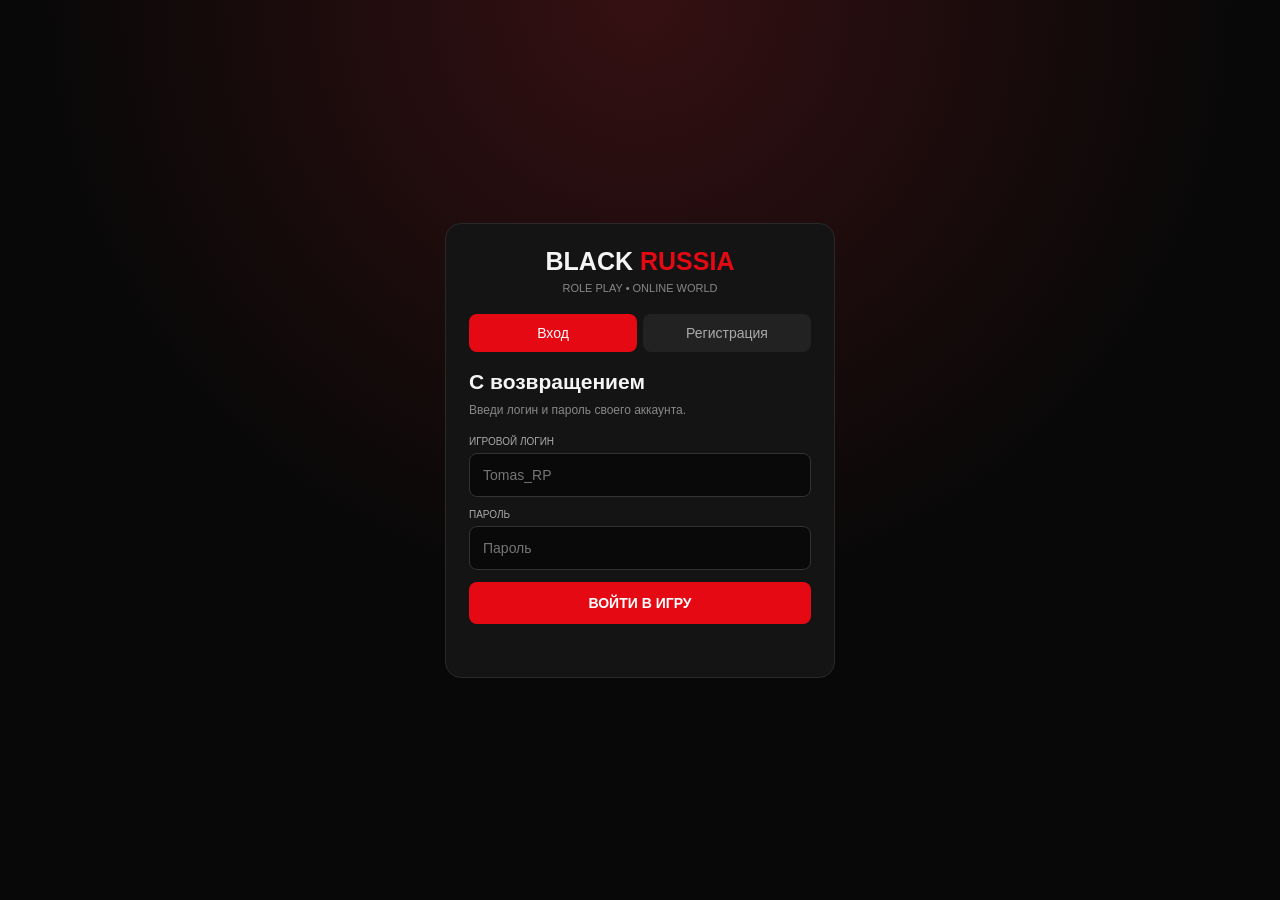
<file: index.html>
<!DOCTYPE html>
<html lang="ru">
<head>
<meta charset="UTF-8">
<meta name="viewport" content="width=device-width,initial-scale=1,maximum-scale=1">
<title>BLACK RUSSIA RP</title>
<style>
*{box-sizing:border-box;margin:0;padding:0}
:root{--bg:#080808;--panel:#141414;--line:#292929;--red:#e50914;--muted:#888;--green:#31d47a;--gold:#f2bd55}
body{background:var(--bg);color:#f5f5f5;font:14px Arial,sans-serif}
button,input{font:inherit}button{cursor:pointer;border:0}
.hidden{display:none!important}
#authScreen{min-height:100vh;display:grid;place-items:center;padding:16px;background:radial-gradient(circle at top,#351012,#080808 55%)}
.auth-box{width:100%;max-width:390px;padding:23px;background:var(--panel);border:1px solid var(--line);border-radius:16px}
.logo{text-align:center;font-size:25px;font-weight:900;margin-bottom:6px}
.logo span{color:var(--red)}
.sub{text-align:center;color:var(--muted);font-size:11px;margin-bottom:20px}
.tabs{display:flex;gap:6px;margin-bottom:18px}
.tabs button{flex:1;padding:11px;background:#222;color:#aaa;border-radius:8px}
.tabs button.active,.primary{background:var(--red);color:#fff}
h2{font-size:21px;margin-bottom:7px}
.desc{color:var(--muted);font-size:12px;margin-bottom:17px;line-height:1.5}
.field{margin-bottom:12px}
.field label{display:block;color:#aaa;font-size:10px;margin-bottom:6px}
.field input{width:100%;padding:13px;background:#090909;border:1px solid #333;border-radius:8px;color:white;outline:none}
.field input:focus{border-color:var(--red)}
.primary,.secondary{width:100%;padding:13px;border-radius:8px;font-weight:bold}
.secondary{background:#242424;color:#fff;margin-top:8px}
.msg{min-height:20px;margin-top:10px;text-align:center;font-size:12px}
header{position:sticky;top:0;z-index:5;display:flex;align-items:center;justify-content:space-between;gap:8px;padding:15px;background:#0b0b0bf5;border-bottom:1px solid var(--line)}
header strong{font-size:16px}header strong span{color:var(--red)}
.money{font-size:10px;color:var(--green)}
main{max-width:900px;margin:auto;padding:16px 14px 100px}
.page{display:none}.page.active{display:block}
h1{font-size:25px;margin-bottom:6px}
.muted{color:var(--muted);font-size:12px;margin-bottom:17px}
.hero,.card,.stat,.profile{padding:16px;background:var(--panel);border:1px solid var(--line);border-radius:12px}
.hero{background:linear-gradient(120deg,#321012,#141414 70%);margin-bottom:12px}
.hero h2{font-size:25px}
.grid{display:grid;grid-template-columns:repeat(2,minmax(0,1fr));gap:9px;margin:12px 0}
.stats{display:grid;grid-template-columns:repeat(2,minmax(0,1fr));gap:9px}
.stat small{display:block;color:var(--muted);margin-bottom:8px;font-size:10px}
.stat b{font-size:17px}
.card{margin-bottom:10px}
.card h3{margin-bottom:7px}
.card p{color:var(--muted);font-size:12px;margin-bottom:12px}
.action{display:block;width:100%;padding:12px;color:#fff;background:#222;border:1px solid #333;border-radius:9px;text-align:center;text-decoration:none}
.action.red{background:var(--red);border-color:var(--red)}
.car-icon{font-size:35px;margin-bottom:8px}
.bottom-nav{position:fixed;bottom:0;left:0;right:0;z-index:10;display:flex;justify-content:space-around;background:#090909f5;border-top:1px solid var(--line);padding:8px 2px calc(8px + env(safe-area-inset-bottom))}
.bottom-nav a{flex:1;color:#888;text-decoration:none;text-align:center;font-size:10px;padding:5px 1px}
.bottom-nav a span{display:block;font-size:20px;margin-bottom:4px}
.bottom-nav a.active,.bottom-nav a:hover{color:var(--red)}
.toast{position:fixed;bottom:85px;left:50%;transform:translateX(-50%);padding:11px 15px;background:#222;border:1px solid #444;border-radius:8px;display:none;z-index:20;max-width:90%;text-align:center}

/* BLACK PASS */
.pass-hero{background:linear-gradient(110deg,#321014,#171719 65%,#351014);border:1px solid #462126;border-radius:15px;padding:23px 17px;margin-bottom:12px;overflow:hidden}
.pass-kicker{font-size:10px;letter-spacing:3px;color:var(--red);font-weight:bold}
.pass-title{font-size:clamp(36px,9vw,56px);font-weight:900;font-style:italic;margin:8px 0}
.pass-hero p{font-size:12px;color:#bbb;line-height:1.5}
.pass-stats{display:grid;grid-template-columns:repeat(3,minmax(0,1fr));gap:8px;margin-top:17px}
.pass-stat{padding:10px;background:#090909a8;border:1px solid #393939;border-radius:8px;min-width:0}
.pass-stat small{display:block;font-size:9px;color:#999;margin-bottom:6px}
.pass-stat b{font-size:14px;overflow-wrap:anywhere}
.pass-progress{margin-top:17px}
.pass-progress-label{display:flex;justify-content:space-between;gap:8px;font-size:10px;color:#bbb;margin-bottom:7px}
.pass-bar{height:7px;background:#333;border-radius:20px;overflow:hidden}
.pass-bar div{height:100%;background:var(--red);width:0;transition:width .2s}
.pass-heading{display:flex;justify-content:space-between;align-items:center;gap:8px;margin:23px 0 12px}
.pass-heading h2{font-size:17px;margin:0}
.pass-heading span{font-size:10px;color:#888}
.pass-tracks{display:grid;grid-template-columns:1fr 1fr;gap:9px}
.pass-track{padding:14px;background:var(--panel);border:1px solid var(--line);border-radius:11px}
.pass-track.premium{border-color:#5d4822;background:linear-gradient(120deg,#251f13,#141414)}
.pass-track b{display:block;margin-bottom:7px}
.pass-track p{font-size:11px;line-height:1.5;color:#999;margin-bottom:12px}
.pass-btn{padding:10px 8px;width:100%;background:var(--red);color:white;border-radius:7px;font-size:10px;font-weight:bold}
.pass-btn.gold{background:var(--gold);color:#17130b}
.pass-btn:disabled{background:#303030;color:#858585;cursor:default}
.pass-levels{display:grid;grid-template-columns:repeat(2,minmax(0,1fr));gap:9px}
.pass-level{padding:11px 9px;background:var(--panel);border:1px solid var(--line);border-radius:10px;min-width:0}
.pass-level.current{border-color:var(--red)}
.pass-level-top{display:flex;justify-content:space-between;align-items:center;font-size:10px;color:#888}
.pass-level-top b{font-size:19px;color:white}
.pass-xp{font-size:10px;color:#888;margin:7px 0}
.pass-reward{display:flex;align-items:center;gap:7px;background:#202020;padding:9px 7px;border-radius:7px;margin-top:7px;min-width:0}
.pass-reward.premium-reward{background:#211d15;border:1px solid #493a20}
.pass-emoji{font-size:22px}
.pass-reward-info{min-width:0;flex:1}
.pass-reward-info small{display:block;color:#999;font-size:8px;margin-bottom:4px}
.pass-reward-info b{font-size:10px;overflow-wrap:anywhere}
.pass-level .pass-btn{margin-top:6px}
.pass-tasks{display:grid;gap:9px}
.pass-task{display:flex;align-items:center;gap:10px;padding:12px;background:var(--panel);border:1px solid var(--line);border-radius:10px}
.pass-task-icon{font-size:23px}
.pass-task-info{flex:1;min-width:0}
.pass-task-info b{font-size:12px}
.pass-task-info p{font-size:10px;color:#999;line-height:1.5;margin-top:5px}
.pass-task .pass-btn{width:auto;min-width:84px}
.pass-notice{margin-top:14px;padding:11px;border:1px solid var(--line);border-radius:8px;color:#888;font-size:10px;line-height:1.6}
@media(min-width:650px){
.stats{grid-template-columns:repeat(4,1fr)}
.grid{grid-template-columns:repeat(3,minmax(0,1fr))}
main{padding-top:24px}
.pass-levels{grid-template-columns:repeat(5,minmax(0,1fr))}
}
@media(max-width:370px){
header{padding:12px 9px}
header strong{font-size:13px}
.money{font-size:9px}
.bottom-nav a{font-size:9px}
.bottom-nav a span{font-size:18px}
.pass-stat b{font-size:12px}
}
</style>
</head>
<body>

<section id="authScreen">
<div class="auth-box">
<div class="logo">BLACK <span>RUSSIA</span></div>
<div class="sub">ROLE PLAY • ONLINE WORLD</div>
<div class="tabs">
<button id="loginTab" class="active" onclick="switchAuth('login')">Вход</button>
<button id="registerTab" onclick="switchAuth('register')">Регистрация</button>
</div>
<div id="loginForm">
<h2>С возвращением</h2>
<p class="desc">Введи логин и пароль своего аккаунта.</p>
<div class="field"><label>ИГРОВОЙ ЛОГИН</label><input id="loginUsername" autocomplete="username" placeholder="Tomas_RP"></div>
<div class="field"><label>ПАРОЛЬ</label><input id="loginPassword" type="password" autocomplete="current-password" placeholder="Пароль"></div>
<button class="primary" style="width:100%" onclick="loginAccount()">ВОЙТИ В ИГРУ</button>
<div class="msg" id="loginMessage"></div>
</div>
<div id="registerForm" class="hidden">
<h2>Новый аккаунт</h2>
<p class="desc">Создай игровой аккаунт.</p>
<div class="field"><label>ИГРОВОЙ ЛОГИН</label><input id="regUsername" autocomplete="username" placeholder="Tomas_RP"></div>
<div class="field"><label>ПОЧТА</label><input id="regEmail" type="email" autocomplete="email" placeholder="example@mail.com"></div>
<div class="field"><label>ПАРОЛЬ</label><input id="regPassword" type="password" autocomplete="new-password" placeholder="Минимум 6 символов"></div>
<div class="field"><label>ПОВТОРИ ПАРОЛЬ</label><input id="regPassword2" type="password" autocomplete="new-password" placeholder="Повтори пароль"></div>
<button class="primary" style="width:100%" onclick="registerAccount()">СОЗДАТЬ АККАУНТ</button>
<div class="msg" id="registerMessage"></div>
</div>
</div>
</section>

<section id="app" class="hidden">
<header>
<strong>BLACK <span>RUSSIA</span></strong>
<div class="money" id="topCash">₽ 0</div>
<div class="money" id="topDonate">♦ 0</div>
</header>

<main>
<section id="homePage" class="page active">
<div class="hero">
<p class="muted">ДОБРО ПОЖАЛОВАТЬ НА СЕРВЕР</p>
<h2 id="homeName">Player</h2>
<p class="muted" style="margin:8px 0 0">Твоя история начинается здесь</p>
</div>
<div class="stats">
<div class="stat"><small>УРОВЕНЬ</small><b id="homeLevel">1</b></div>
<div class="stat"><small>ОПЫТ</small><b id="homeXP">0 XP</b></div>
<div class="stat"><small>НАЛИЧНЫЕ</small><b id="homeCash">₽ 0</b></div>
<div class="stat"><small>БАНК</small><b id="homeBank">₽ 0</b></div>
</div>
<h2 style="margin:22px 0 10px">Быстрый доступ</h2>
<div class="grid">
<a class="action" href="jobs.html">💼 Работы</a>
<button class="action" onclick="openPage('garage')">🚗 Гараж</button>
<a class="action" href="cars.html">🚘 Автосалон</a>
<button class="action" onclick="openPage('shop')">🏪 Магазин</button>
<button class="action" onclick="openPage('map')">🗺️ Карта</button>
<a class="action" href="case.html">🎁 Кейсы</a>
<a class="action" href="chat.html">💬 Общий чат</a>
<a class="action" href="casino.html">🎰 Казино</a>
<a class="action" href="bank.html">🏦 Банк</a>
<button class="action red" onclick="openPage('pass')">🏆 BLACK PASS</button>
</div>
<div class="hero" onclick="openPage('pass')" style="cursor:pointer">
<p style="color:#e50914;font-size:10px;letter-spacing:3px;font-weight:bold">СЕЗОН 01 · 7 ДНЕЙ</p>
<h2>BLACK PASS</h2>
<p class="muted" style="margin:8px 0 0">Машины, деньги и тюнинг. Открыть пропуск →</p>
</div>
</section>

<section id="garagePage" class="page">
<h1>Гараж</h1><p class="muted">Транспорт твоего персонажа.</p>
<div class="grid" id="garageContainer">
<div class="card"><div class="car-icon">🚘</div><h3>Lada Priora</h3><p>Топливо: 87% · Состояние: 96%</p><button class="action" onclick="toast('Автомобиль заправлен')">⛽ Заправить</button></div>
<div class="card"><div class="car-icon">🚗</div><h3>VAZ 2107</h3><p>Топливо: 62% · Состояние: 91%</p><button class="action" onclick="toast('Автомобиль исправен')">🔧 Ремонт</button></div>
<div class="card"><div class="car-icon">🚙</div><h3>Mercedes-Benz G65</h3><p>Топливо: 100% · Состояние: 100%</p><button class="action" onclick="toast('Вы выехали в город')">🚗 Ехать</button></div>
</div>
<a class="action" href="cars.html">Открыть автосалон</a>
<div class="pass-heading"><h2>Награды BLACK PASS</h2></div>
<div id="passGarageRewards"></div>
</section>

<section id="shopPage" class="page">
<h1>Магазин</h1><p class="muted">Предметы и полезные вещи.</p>
<div class="grid" id="shopContainer"></div>
</section>

<section id="mapPage" class="page">
<h1>Карта города</h1><p class="muted">Основные места игрового мира.</p>
<div class="grid">
<a class="action" href="bank.html">🏦 Банк</a>
<a class="action" href="cars.html">🚘 Автосалон</a>
<a class="action" href="jobs.html">💼 Работы</a>
<a class="action" href="case.html">🎁 Кейсы</a>
<button class="action red" onclick="openPage('pass')">🏆 BLACK PASS</button>
</div>
</section>

<section id="donatePage" class="page">
<h1>Донат</h1><p class="muted">Премиальная валюта сервера.</p>
<div class="card"><h3>Баланс: <span id="donateBalance">0</span> ♦</h3><p>Платёжная система ещё не подключена.</p></div>
<div class="grid">
<button class="action" onclick="buyDonate(100)">♦ 100</button>
<button class="action" onclick="buyDonate(500)">♦ 500</button>
<button class="action" onclick="buyDonate(1000)">♦ 1000</button>
<button class="action" onclick="buyDonate(5000)">♦ 5000</button>
</div>
</section>

<section id="onlinePage" class="page">
<h1>Игроки онлайн</h1><p class="muted">Игроки, которые сейчас находятся на сервере.</p>
<div id="onlineContainer"></div>
</section>

<section id="profilePage" class="page">
<h1>Профиль</h1><p class="muted">Информация о персонаже.</p>
<div class="profile">
<h2 id="profileName">Player</h2>
<p class="muted" id="profileId"></p>
<div class="card">Уровень: <b id="profileLevel">1</b></div>
<div class="card">Опыт: <b id="profileXP">0 XP</b></div>
<div class="card">Наличные: <b id="profileCash">₽ 0</b></div>
<div class="card">Банк: <b id="profileBank">₽ 0</b></div>
<div class="card">Донат: <b id="profileDonate">♦ 0</b></div>
<div class="card">Работа: <b id="profileJob">Безработный</b></div>
<div class="card">Регистрация: <b id="profileDate">—</b></div>
<button class="secondary" onclick="logout()">ВЫЙТИ ИЗ АККАУНТА</button>
</div>
</section>

<section id="passPage" class="page">
<div class="pass-hero">
<div class="pass-kicker">BLACK RUSSIA RP · SEASON 01</div>
<div class="pass-title">BLACK PASS</div>
<p>Собирай опыт, проходи уровни и забирай награды сезона.</p>
<div class="pass-stats">
<div class="pass-stat"><small>ТВОЙ УРОВЕНЬ</small><b id="passLevel">1</b></div>
<div class="pass-stat"><small>ТВОЙ ОПЫТ</small><b id="passXP">0 XP</b></div>
<div class="pass-stat"><small>ОСТАЛОСЬ</small><b id="passTime">7 дн.</b></div>
</div>
<div class="pass-progress">
<div class="pass-progress-label"><span>ПРОГРЕСС СЕЗОНА</span><span id="passProgressText">0 / 1000 XP</span></div>
<div class="pass-bar"><div id="passProgressBar"></div></div>
</div>
</div>

<div class="pass-heading"><h2>ТВОЙ ПРОПУСК</h2><span>FREE / PREMIUM</span></div>
<div class="pass-tracks">
<div class="pass-track"><b>FREE PASS</b><p>Бесплатные награды доступны всем игрокам.</p><span style="font-size:10px;color:#888">Играй и открывай уровни.</span></div>
<div class="pass-track premium"><b>★ PREMIUM PASS</b><p>Дополнительные машины, деньги и тюнинг.</p><button id="premiumBtn" class="pass-btn gold" onclick="unlockPremium()">АКТИВИРОВАТЬ PREMIUM</button></div>
</div>

<div class="pass-heading"><h2>НАГРАДЫ СЕЗОНА</h2><span>10 УРОВНЕЙ</span></div>
<div class="pass-levels" id="passLevels"></div>

<div class="pass-heading"><h2>ЗАДАНИЯ</h2><span>+100 XP ЗА ЗАДАНИЕ</span></div>
<div class="pass-tasks" id="passTasks"></div>

<div class="pass-notice">Прогресс пропуска хранится отдельно для каждого аккаунта в этом браузере. Денежные награды зачисляются на баланс профиля. Машины и тюнинг отображаются в разделе «Гараж». PREMIUM сейчас работает в тестовом режиме и не требует оплаты. Для полноценной защиты от подмены наград потребуется серверная проверка.</div>
</section>
</main>

<nav class="bottom-nav">
<a href="#" class="active" data-page="home" onclick="openPage('home');return false"><span>🏠</span>Главная</a>
<a href="jobs.html"><span>💼</span>Работа</a>
<a href="#" data-page="garage" onclick="openPage('garage');return false"><span>🚗</span>Гараж</a>
<a href="#" data-page="pass" onclick="openPage('pass');return false"><span>🏆</span>Pass</a>
<a href="chat.html"><span>💬</span>Чат</a>
<a href="#" data-page="profile" onclick="openPage('profile');return false"><span>👤</span>Профиль</a>
</nav>
</section>

<div class="toast" id="toast"></div>

<script>
const SUPABASE_URL="https://qzswnoeglovfpgrzpnio.supabase.co";
const SUPABASE_KEY="sb_publishable_k_mSqLmEL-OMvM5x7slx7w_EqR0HXqY";
let currentUser=null,currentAuthUser=null;

async function api(path,options={}){
 const token=options.token||localStorage.getItem("brp_access_token")||SUPABASE_KEY;
 const fetchOptions={...options};delete fetchOptions.token;
 const headers={apikey:SUPABASE_KEY,Authorization:"Bearer "+token,"Content-Type":"application/json",...(options.headers||{})};
 const response=await fetch(SUPABASE_URL+path,{...fetchOptions,headers});
 const text=await response.text();let data;
 try{data=text?JSON.parse(text):null}catch{data=text}
 if(!response.ok)throw Error(typeof data==="string"?data:JSON.stringify(data));
 return data;
}
function switchAuth(type){
 const login=type==="login";
 document.getElementById("loginForm").classList.toggle("hidden",!login);
 document.getElementById("registerForm").classList.toggle("hidden",login);
 document.getElementById("loginTab").classList.toggle("active",login);
 document.getElementById("registerTab").classList.toggle("active",!login);
}
function showAuth(){
 document.getElementById("authScreen").classList.remove("hidden");
 document.getElementById("app").classList.add("hidden");
}
function showApp(){
 document.getElementById("authScreen").classList.add("hidden");
 document.getElementById("app").classList.remove("hidden");
}
function saveSession(data){
 if(data.access_token)localStorage.setItem("brp_access_token",data.access_token);
 if(data.refresh_token)localStorage.setItem("brp_refresh_token",data.refresh_token);
}
function clearSession(){
 localStorage.removeItem("brp_access_token");
 localStorage.removeItem("brp_refresh_token");
}
function setMessage(id,text,color="#ff2633"){
 const el=document.getElementById(id);el.textContent=text;el.style.color=color;
}
async function registerAccount(){
 const username=document.getElementById("regUsername").value.trim();
 const email=document.getElementById("regEmail").value.trim();
 const password=document.getElementById("regPassword").value;
 const password2=document.getElementById("regPassword2").value;
 if(!/^[a-zA-Z0-9_]{3,24}$/.test(username))return setMessage("registerMessage","Логин: 3–24 символа, латиница, цифры и _.");
 if(!email.includes("@"))return setMessage("registerMessage","Введите корректную почту.");
 if(password.length<6)return setMessage("registerMessage","Пароль должен содержать минимум 6 символов.");
 if(password!==password2)return setMessage("registerMessage","Пароли не совпадают.");
 try{
  setMessage("registerMessage","Проверяем логин...","#aaa");
  const existing=await api("/rest/v1/profiles?select=id&username=ilike."+encodeURIComponent(username)+"&limit=1",{token:SUPABASE_KEY});
  if(existing?.length)return setMessage("registerMessage","Этот игровой логин уже занят.");
  const auth=await api("/auth/v1/signup",{method:"POST",token:SUPABASE_KEY,body:JSON.stringify({email,password,data:{username}})});
  if(auth?.access_token){saveSession(auth);await loadSession();return}
  setMessage("registerMessage","Аккаунт создан. Проверь почту для подтверждения.","#ffc928");
 }catch(e){setMessage("registerMessage",cleanError(e.message))}
}
async function loginAccount(){
 const username=document.getElementById("loginUsername").value.trim();
 const password=document.getElementById("loginPassword").value;
 if(!username||!password)return setMessage("loginMessage","Введите логин и пароль.");
 try{
  setMessage("loginMessage","Ищем аккаунт...","#aaa");
  const result=await api("/rest/v1/rpc/get_login_email",{method:"POST",token:SUPABASE_KEY,body:JSON.stringify({p_username:username})});
  const email=typeof result==="string"?result:result?.email;
  if(!email)return setMessage("loginMessage","Аккаунт не найден.");
  const auth=await api("/auth/v1/token?grant_type=password",{method:"POST",token:SUPABASE_KEY,body:JSON.stringify({email,password})});
  saveSession(auth);await loadSession();
 }catch(e){setMessage("loginMessage",cleanError(e.message))}
}
async function loadSession(){
 const token=localStorage.getItem("brp_access_token");
 if(!token){showAuth();return}
 try{
  currentAuthUser=await api("/auth/v1/user",{headers:{Authorization:"Bearer "+token}});
  if(!currentAuthUser?.id)throw Error("Сессия недействительна.");
  let rows=await api("/rest/v1/profiles?id=eq."+encodeURIComponent(currentAuthUser.id)+"&select=*");
  if(!rows?.length){
   const username=currentAuthUser.user_metadata?.username||currentAuthUser.email?.split("@")[0]||"Player";
   rows=await api("/rest/v1/profiles",{method:"POST",headers:{Prefer:"return=representation"},body:JSON.stringify({id:currentAuthUser.id,username,level:1,xp:0,cash:0,bank:0,donate:0,job:"Безработный"})});
  }
  currentUser=rows[0];
  loadPassState();
  renderProfile();renderPass();renderGarageRewards();showApp();
  await updateOnline();await loadOnline();
 }catch(e){
  console.error(e);clearSession();currentUser=null;currentAuthUser=null;showAuth();
 }
}
function money(n){return "₽ "+Number(n||0).toLocaleString("ru-RU")}
function renderProfile(){
 if(!currentUser)return;
 const p=currentUser,level=Number(p.level||1),xp=Number(p.xp||0),cash=Number(p.cash||0),bank=Number(p.bank||0),donate=Number(p.donate||0);
 const set=(id,v)=>{const el=document.getElementById(id);if(el)el.textContent=v};
 set("homeName",p.username||"Player");set("homeLevel",level);set("homeXP",xp+" XP");
 set("homeCash",money(cash));set("homeBank",money(bank));set("topCash",money(cash));
 set("topDonate","♦ "+donate.toLocaleString("ru-RU"));set("profileName",p.username||"Player");
 set("profileId","ID: "+p.id);set("profileLevel",level);set("profileXP",xp+" XP");
 set("profileCash",money(cash));set("profileBank",money(bank));set("profileDonate","♦ "+donate);
 set("profileJob",p.job||"Безработный");set("profileDate",p.created_at?new Date(p.created_at).toLocaleDateString("ru-RU"):"—");
 set("donateBalance",donate.toLocaleString("ru-RU"));
}
function openPage(page){
 document.querySelectorAll(".page").forEach(el=>el.classList.toggle("active",el.id===page+"Page"));
 document.querySelectorAll(".bottom-nav a[data-page]").forEach(el=>el.classList.toggle("active",el.dataset.page===page));
 window.scrollTo({top:0,behavior:"smooth"});
 if(page==="online")loadOnline();
 if(page==="pass")renderPass();
 if(page==="garage")renderGarageRewards();
}
const items=[["🍔","Бургер",350],["🥤","Газировка",180],["☕","Кофе",250],["📱","Телефон",12500],["🎧","Наушники",6500],["🧰","Ремкомплект",3200],["🎒","Рюкзак",4500],["🧥","Куртка",7200]];
function renderShop(){
 const box=document.getElementById("shopContainer");box.innerHTML="";
 items.forEach(([icon,name,price])=>{
  const card=document.createElement("div");card.className="card";
  const title=document.createElement("h3");title.textContent=icon+" "+name;
  const desc=document.createElement("p");desc.textContent=money(price);
  const button=document.createElement("button");button.className="action";button.textContent="КУПИТЬ";
  button.onclick=()=>toast("Покупки пока не подключены к сохранению.");
  card.append(title,desc,button);box.appendChild(card);
 });
}
async function updateOnline(){
 if(!currentUser||!currentAuthUser)return;
 try{await api("/rest/v1/online_players",{method:"POST",headers:{Prefer:"resolution=merge-duplicates"},body:JSON.stringify({id:currentAuthUser.id,username:currentUser.username,online:true,last_seen:new Date().toISOString()})})}catch(e){console.warn(e)}
}
async function loadOnline(){
 const box=document.getElementById("onlineContainer");
 try{
  const list=await api("/rest/v1/online_players?select=*&online=eq.true&order=last_seen.desc&limit=50");
  box.innerHTML="";
  if(!list?.length){box.textContent="Список игроков пока пуст.";return}
  list.forEach(p=>{
   const card=document.createElement("div");card.className="card";
   const name=document.createElement("b");name.textContent="🟢 "+(p.username||"Player");
   const status=document.createElement("p");status.textContent="В игре";
   card.append(name,status);box.appendChild(card);
  });
 }catch(e){box.textContent="Не удалось загрузить список игроков."}
}
function buyDonate(){toast("Платёжная система пока не подключена.")}

/* BLACK PASS */
const PASS_XP_PER_LEVEL=100;
const PASS_DURATION=7*24*60*60*1000;
let passState=null;

const passRewards=[
 {free:{icon:"💵",name:"10 000 ₽",type:"money",amount:10000},prem:{icon:"🚘",name:"Lada Priora",type:"car"}},
 {free:{icon:"🔧",name:"Улучшение",type:"tuning"},prem:{icon:"💵",name:"50 000 ₽",type:"money",amount:50000}},
 {free:{icon:"💵",name:"20 000 ₽",type:"money",amount:20000},prem:{icon:"🚙",name:"Mercedes G63",type:"car"}},
 {free:{icon:"🛞",name:"Новые диски",type:"tuning"},prem:{icon:"💵",name:"75 000 ₽",type:"money",amount:75000}},
 {free:{icon:"💵",name:"30 000 ₽",type:"money",amount:30000},prem:{icon:"🎨",name:"Новая окраска",type:"tuning"}},
 {free:{icon:"🔧",name:"Тюнинг двигателя",type:"tuning"},prem:{icon:"💵",name:"100 000 ₽",type:"money",amount:100000}},
 {free:{icon:"💵",name:"40 000 ₽",type:"money",amount:40000},prem:{icon:"🏎️",name:"Спорткар",type:"car"}},
 {free:{icon:"🛞",name:"Спортивные диски",type:"tuning"},prem:{icon:"💵",name:"150 000 ₽",type:"money",amount:150000}},
 {free:{icon:"💵",name:"50 000 ₽",type:"money",amount:50000},prem:{icon:"🏎️",name:"Редкий автомобиль",type:"car"}},
 {free:{icon:"🏆",name:"BLACK EDITION",type:"special"},prem:{icon:"👑",name:"BLACK VIP",type:"special"}}
];

const passTasks=[
 {id:"login",icon:"👋",name:"Первый вход",desc:"Забери опыт за участие в сезоне."},
 {id:"driver",icon:"🚗",name:"Автолюбитель",desc:"Выполни задание водителя."},
 {id:"work",icon:"💼",name:"Работяга",desc:"Выполни рабочее задание."},
 {id:"city",icon:"🌆",name:"Городская жизнь",desc:"Исследуй игровой мир."},
 {id:"garage",icon:"🔧",name:"Механик",desc:"Загляни в свой гараж."},
 {id:"shop",icon:"🛍️",name:"Покупатель",desc:"Посети магазин."},
 {id:"collector",icon:"🎁",name:"Коллекционер",desc:"Забери любую награду BLACK PASS."},
 {id:"bank",icon:"🏦",name:"Банкир",desc:"Зайди в раздел банка."},
 {id:"champion",icon:"🏁",name:"Чемпион",desc:"Набери 200 XP в пропуске."},
 {id:"veteran",icon:"⭐",name:"Ветеран сезона",desc:"Набери 400 XP в пропуске."}
];

function passStorageKey(){
 return "blackcars_pass_"+(currentAuthUser?.id||currentUser?.id||"guest");
}
function newPassState(){
 return {start:Date.now(),xp:0,premium:false,claimedFree:[],claimedPrem:[],doneTasks:[],cars:[],tuning:[],special:[]};
}
function loadPassState(){
 if(!currentUser)return;
 try{
  const saved=JSON.parse(localStorage.getItem(passStorageKey())||"null");
  if(saved&&saved.start&&Date.now()-saved.start<PASS_DURATION){
   passState={...newPassState(),...saved};
  }else{
   passState=newPassState();savePassState();
  }
 }catch(e){passState=newPassState();savePassState()}
}
function savePassState(){
 if(passState&&currentUser)localStorage.setItem(passStorageKey(),JSON.stringify(passState));
}
function passLevel(){return Math.min(10,Math.floor(passState.xp/PASS_XP_PER_LEVEL)+1)}
function passTimeLeft(){
 const left=Math.max(0,passState.start+PASS_DURATION-Date.now());
 const days=Math.floor(left/86400000);
 const hours=Math.floor(left%86400000/3600000);
 return days?days+" дн. "+hours+" ч.":hours+" ч.";
}
function passRewardCard(reward,isPremium){
 return `<div class="pass-reward ${isPremium?"premium-reward":""}">
 <span class="pass-emoji">${reward.icon}</span>
 <div class="pass-reward-info"><small>${isPremium?"PREMIUM":"FREE"}</small><b>${reward.name}</b></div>
 </div>`;
}
function renderPass(){
 if(!passState||!currentUser)return;
 const level=passLevel();
 document.getElementById("passLevel").textContent=level;
 document.getElementById("passXP").textContent=passState.xp+" XP";
 document.getElementById("passTime").textContent=passTimeLeft();
 document.getElementById("passProgressText").textContent=passState.xp+" / 1000 XP";
 document.getElementById("passProgressBar").style.width=Math.min(100,passState.xp/1000*100)+"%";

 const premiumBtn=document.getElementById("premiumBtn");
 premiumBtn.textContent=passState.premium?"PREMIUM АКТИВЕН ✓":"АКТИВИРОВАТЬ PREMIUM";
 premiumBtn.disabled=passState.premium;

 document.getElementById("passLevels").innerHTML=passRewards.map((r,i)=>{
  const n=i+1,unlocked=passState.xp>=n*PASS_XP_PER_LEVEL;
  const freeClaimed=passState.claimedFree.includes(n);
  const premClaimed=passState.claimedPrem.includes(n);
  return `<article class="pass-level ${level===n?"current":""}">
   <div class="pass-level-top"><span>УРОВЕНЬ</span><b>${n}</b></div>
   <div class="pass-xp">${n*PASS_XP_PER_LEVEL} XP</div>
   ${passRewardCard(r.free,false)}
   <button class="pass-btn" ${!unlocked||freeClaimed?"disabled":""} onclick="claimPassReward(${n},'free')">${freeClaimed?"ПОЛУЧЕНО":unlocked?"ЗАБРАТЬ":"ЗАКРЫТО"}</button>
   ${passRewardCard(r.prem,true)}
   <button class="pass-btn gold" ${!passState.premium||!unlocked||premClaimed?"disabled":""} onclick="claimPassReward(${n},'prem')">${premClaimed?"ПОЛУЧЕНО":!passState.premium?"НУЖЕН PREMIUM":unlocked?"ЗАБРАТЬ":"ЗАКРЫТО"}</button>
  </article>`;
 }).join("");

 document.getElementById("passTasks").innerHTML=passTasks.map(t=>{
  const done=passState.doneTasks.includes(t.id),available=passTaskAvailable(t.id);
  return `<div class="pass-task">
   <div class="pass-task-icon">${t.icon}</div>
   <div class="pass-task-info"><b>${t.name}</b><p>${t.desc} · +100 XP</p></div>
   <button class="pass-btn" ${done||!available?"disabled":""} onclick="claimPassTask('${t.id}')">${done?"ВЫПОЛНЕНО":available?"ЗАБРАТЬ XP":"В ПРОЦЕССЕ"}</button>
  </div>`;
 }).join("");
}
function passTaskAvailable(id){
 if(!passState)return false;
 if(id==="collector")return passState.claimedFree.length+passState.claimedPrem.length>0;
 if(id==="champion")return passState.xp>=200;
 if(id==="veteran")return passState.xp>=400;
 return true;
}
function unlockPremium(){
 if(!passState||passState.premium)return;
 if(!confirm("Активировать PREMIUM PASS в тестовом режиме? Оплата не производится."))return;
 passState.premium=true;savePassState();renderPass();toast("PREMIUM PASS активирован!");
}
async function claimPassReward(level,type){
 if(!passState||!currentUser)return;
 const list=type==="free"?"claimedFree":"claimedPrem";
 if(type==="prem"&&!passState.premium)return toast("Сначала активируй PREMIUM PASS.");
 if(passState.xp<level*PASS_XP_PER_LEVEL)return toast("Недостаточно опыта.");
 if(passState[list].includes(level))return toast("Эта награда уже получена.");

 const reward=passRewards[level-1]?.[type];
 if(!reward)return;

 if(reward.type==="money"){
  const oldCash=Number(currentUser.cash||0);
  try{
   await api("/rest/v1/profiles?id=eq."+encodeURIComponent(currentUser.id),{
    method:"PATCH",
    headers:{Prefer:"return=minimal"},
    body:JSON.stringify({cash:oldCash+reward.amount})
   });
   currentUser.cash=oldCash+reward.amount;
   renderProfile();
  }catch(e){
   console.error(e);
   toast("Не удалось зачислить деньги. Проверь права Supabase.");
   return;
  }
 }
 if(reward.type==="car"&&!passState.cars.includes(reward.name))passState.cars.push(reward.name);
 if(reward.type==="tuning")passState.tuning.push(reward.name);
 if(reward.type==="special")passState.special.push(reward.name);

 passState[list].push(level);
 savePassState();renderPass();renderGarageRewards();
 toast("Награда получена: "+reward.name);
}
function claimPassTask(id){
 if(!passState)return;
 const task=passTasks.find(t=>t.id===id);
 if(!task||passState.doneTasks.includes(id))return;
 if(!passTaskAvailable(id))return toast("Сначала выполни условие задания.");
 passState.doneTasks.push(id);
 passState.xp=Math.min(1000,passState.xp+100);
 savePassState();renderPass();toast("Получено +100 XP!");
}
function renderGarageRewards(){
 const box=document.getElementById("passGarageRewards");
 if(!box||!passState)return;
 const cars=passState.cars||[],tuning=passState.tuning||[],special=passState.special||[];
 if(!cars.length&&!tuning.length&&!special.length){
  box.innerHTML='<div class="card"><p>Пока нет наград BLACK PASS. Открывай уровни пропуска!</p></div>';return;
 }
 box.innerHTML="";
 cars.forEach(name=>{
  const card=document.createElement("div");card.className="card";
  const title=document.createElement("h3");title.textContent="🚘 "+name;
  const desc=document.createElement("p");desc.textContent="Получено в BLACK PASS";
  card.append(title,desc);box.appendChild(card);
 });
 tuning.forEach(name=>{
  const card=document.createElement("div");card.className="card";
  const title=document.createElement("h3");title.textContent="🔧 "+name;
  const desc=document.createElement("p");desc.textContent="Награда тюнинга BLACK PASS";
  card.append(title,desc);box.appendChild(card);
 });
 special.forEach(name=>{
  const card=document.createElement("div");card.className="card";
  const title=document.createElement("h3");title.textContent="🏆 "+name;
  const desc=document.createElement("p");desc.textContent="Специальная награда сезона";
  card.append(title,desc);box.appendChild(card);
 });
}

async function logout(){
 try{
  if(currentAuthUser?.id)await api("/rest/v1/online_players?id=eq."+encodeURIComponent(currentAuthUser.id),{
   method:"PATCH",body:JSON.stringify({online:false,last_seen:new Date().toISOString()})
  });
 }catch(e){}
 try{await api("/auth/v1/logout",{method:"POST"})}catch(e){}
 clearSession();currentUser=null;currentAuthUser=null;passState=null;
 switchAuth("login");showAuth();
 document.getElementById("loginUsername").value="";
 document.getElementById("loginPassword").value="";
}
function toast(text){
 const el=document.getElementById("toast");el.textContent=text;el.style.display="block";
 clearTimeout(window.toastTimer);
 window.toastTimer=setTimeout(()=>el.style.display="none",2500);
}
function cleanError(t){
 if(t.includes("Invalid login credentials"))return "Неверный логин или пароль.";
 if(t.includes("Email not confirmed"))return "Сначала подтверди почту.";
 if(t.includes("User already registered"))return "Эта почта уже зарегистрирована.";
 if(t.includes("Invalid API key"))return "Ошибка ключа Supabase.";
 if(t.includes("Failed to fetch"))return "Нет соединения с сервером.";
 if(t.toLowerCase().includes("permission denied"))return "Нет разрешения Supabase.";
 return String(t).replace(/[{}\[\]"]/g,"").slice(0,200);
}

document.addEventListener("DOMContentLoaded",async()=>{
 renderShop();
 switchAuth("login");
 await loadSession();
 setInterval(async()=>{
  if(currentUser){await updateOnline();await loadOnline()}
 },15000);
 setInterval(()=>{
  if(passState&&currentUser){
   const remaining=passState.start+PASS_DURATION-Date.now();
   if(remaining<=0){
    passState=newPassState();savePassState();renderPass();
    toast("Начался новый сезон BLACK PASS!");
   }else{
    const el=document.getElementById("passTime");
    if(el)el.textContent=passTimeLeft();
   }
  }
 },60000);
 window.addEventListener("beforeunload",()=>{
  if(!currentAuthUser?.id)return;
  const token=localStorage.getItem("brp_access_token");
  fetch(SUPABASE_URL+"/rest/v1/online_players?id=eq."+encodeURIComponent(currentAuthUser.id),{
   method:"PATCH",keepalive:true,
   headers:{apikey:SUPABASE_KEY,Authorization:"Bearer "+token,"Content-Type":"application/json"},
   body:JSON.stringify({online:false,last_seen:new Date().toISOString()})
  });
 });
});
</script>
</body>
</html>
</file>
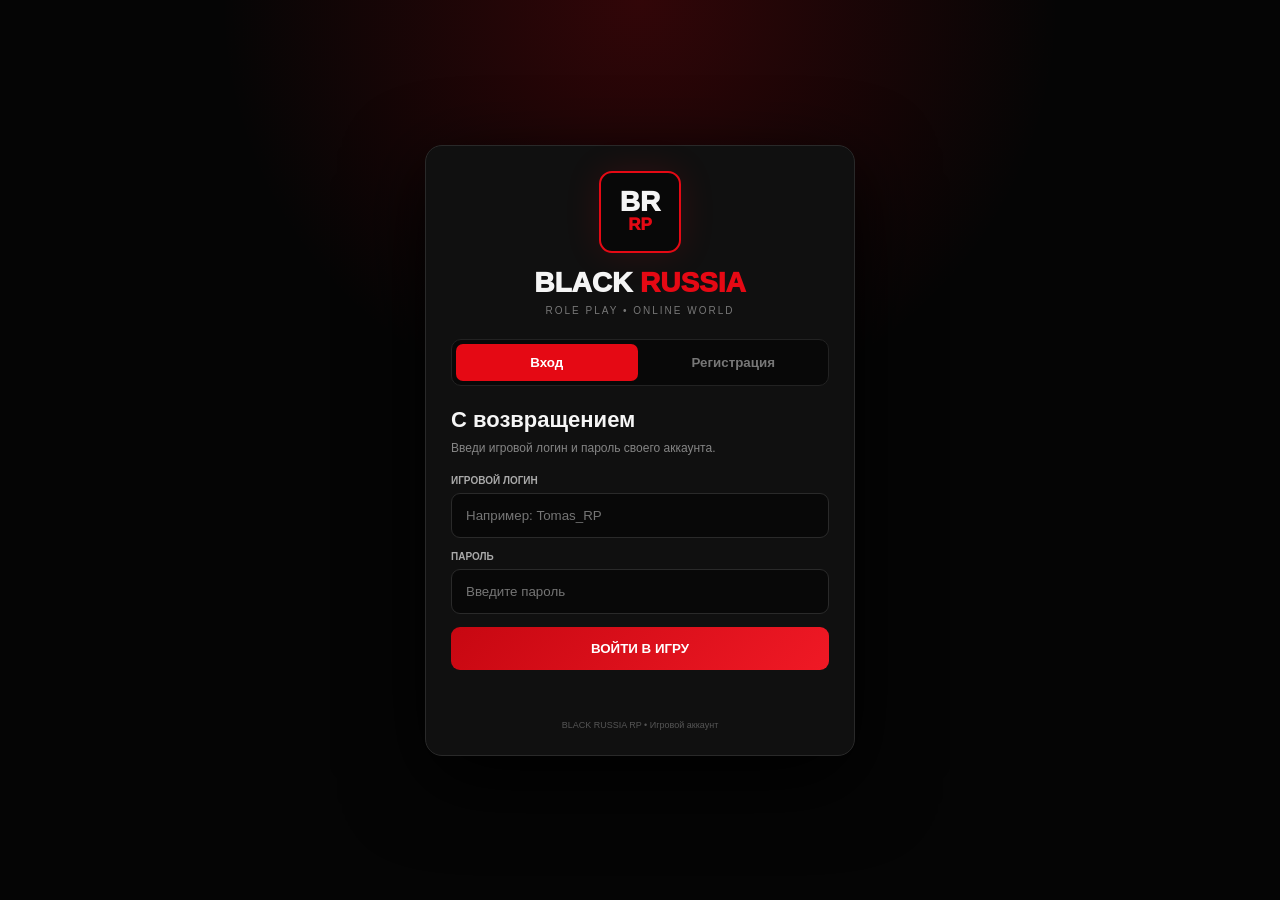
<file: Index.html>
<!DOCTYPE html>
<html lang="ru">
<head>
<meta charset="UTF-8">
<meta name="viewport" content="width=device-width,initial-scale=1,maximum-scale=1,user-scalable=no">
<title>BLACK RUSSIA RP</title>

<style>
*{
 box-sizing:border-box;
 margin:0;
 padding:0;
 -webkit-tap-highlight-color:transparent
}

:root{
 --bg:#060606;
 --panel:#101010;
 --panel2:#181818;
 --line:#292929;
 --red:#e50914;
 --red2:#ff2633;
 --white:#f5f5f5;
 --muted:#858585;
 --green:#31d47a;
 --yellow:#ffc928
}

html,body{
 min-height:100%;
 background:#050505;
 color:var(--white);
 font-family:Arial,Helvetica,sans-serif
}

body{
 overflow-x:hidden
}

button,input{
 font-family:inherit
}

button{
 border:0;
 cursor:pointer
}

.hidden{
 display:none!important
}

/* =========================
   AUTH
========================= */

#authScreen{
 min-height:100vh;
 display:flex;
 align-items:center;
 justify-content:center;
 padding:18px;
 background:
 radial-gradient(circle at 50% 0%,rgba(229,9,20,.20),transparent 38%),
 #050505
}

.auth-box{
 width:100%;
 max-width:430px;
 padding:25px;
 background:#101010;
 border:1px solid #292929;
 border-radius:17px;
 box-shadow:0 25px 80px #000
}

.logo-box{
 width:82px;
 height:82px;
 margin:0 auto 14px;
 display:flex;
 align-items:center;
 justify-content:center;
 border-radius:13px;
 background:#080808;
 border:2px solid var(--red);
 box-shadow:0 0 35px rgba(229,9,20,.14)
}

.logo-box div{
 text-align:center;
 line-height:.85
}

.logo-box .b{
 font-size:28px;
 font-weight:1000
}

.logo-box .r{
 margin-top:4px;
 color:var(--red);
 font-size:17px;
 font-weight:1000
}

.logo{
 text-align:center;
 font-size:28px;
 font-weight:1000
}

.logo span,
.top-logo span{
 color:var(--red)
}

.logo-sub{
 margin:6px 0 23px;
 text-align:center;
 color:#777;
 font-size:10px;
 letter-spacing:2px;
 text-transform:uppercase
}

.auth-tabs{
 display:flex;
 gap:5px;
 padding:4px;
 margin-bottom:21px;
 background:#080808;
 border:1px solid #222;
 border-radius:10px
}

.auth-tab{
 flex:1;
 padding:11px;
 border-radius:7px;
 background:transparent;
 color:#777;
 font-weight:800
}

.auth-tab.active{
 background:var(--red);
 color:#fff
}

.auth-title{
 margin-bottom:6px;
 font-size:22px;
 font-weight:900
}

.auth-desc{
 margin-bottom:18px;
 color:#858585;
 font-size:12px;
 line-height:1.5
}

.field{
 margin-bottom:13px
}

.field label{
 display:block;
 margin-bottom:7px;
 color:#aaa;
 font-size:10px;
 font-weight:bold
}

.field input{
 width:100%;
 padding:14px;
 outline:none;
 color:#fff;
 background:#080808;
 border:1px solid #2a2a2a;
 border-radius:9px
}

.field input:focus{
 border-color:var(--red);
 box-shadow:0 0 0 2px rgba(229,9,20,.08)
}

.primary-btn,
.secondary-btn{
 width:100%;
 color:#fff;
 border-radius:9px;
 font-weight:900
}

.primary-btn{
 padding:14px;
 background:linear-gradient(135deg,#c70711,#f01925)
}

.primary-btn:active{
 transform:scale(.99)
}

.secondary-btn{
 padding:13px;
 margin-top:9px;
 background:#202020;
 border:1px solid #303030
}

.auth-message{
 min-height:20px;
 margin-top:12px;
 text-align:center;
 font-size:12px;
 line-height:1.4
}

.auth-footer{
 margin-top:18px;
 text-align:center;
 color:#555;
 font-size:9px
}

/* =========================
   APP
========================= */

#app{
 min-height:100vh;
 padding-bottom:78px
}

.topbar{
 position:sticky;
 top:0;
 z-index:50;
 height:62px;
 display:flex;
 align-items:center;
 justify-content:space-between;
 gap:8px;
 padding:0 13px;
 background:#080808f5;
 border-bottom:1px solid #252525;
 backdrop-filter:blur(12px)
}

.top-logo{
 flex:1;
 font-size:16px;
 font-weight:1000
}

.server-status{
 display:flex;
 align-items:center;
 gap:6px;
 color:#888;
 font-size:10px
}

.online-dot{
 width:7px;
 height:7px;
 border-radius:50%;
 background:var(--green);
 box-shadow:0 0 8px var(--green)
}

.money-box{
 display:flex;
 gap:5px
}

.money{
 padding:6px 8px;
 background:#151515;
 border:1px solid #292929;
 border-radius:7px;
 font-size:9px;
 font-weight:bold
}

.cash{
 color:#53dd8a
}

.donate{
 color:var(--red2)
}

.page{
 display:none;
 max-width:1000px;
 margin:auto;
 padding:15px
}

.page.active{
 display:block
}

.page-title{
 font-size:25px;
 font-weight:1000
}

.page-subtitle{
 margin:4px 0 17px;
 color:#777;
 font-size:11px
}

.section-title{
 margin:21px 0 11px;
 font-size:16px;
 font-weight:900
}

/* =========================
   HOME
========================= */

.hero{
 position:relative;
 overflow:hidden;
 padding:20px;
 background:
 linear-gradient(120deg,rgba(229,9,20,.16),transparent 55%),
 #111;
 border:1px solid var(--line);
 border-radius:14px
}

.hero:after{
 content:"RP";
 position:absolute;
 right:-10px;
 bottom:-35px;
 color:#ffffff04;
 font-size:120px;
 font-weight:1000
}

.hero-small{
 color:#777;
 font-size:10px;
 letter-spacing:1.3px;
 text-transform:uppercase
}

.hero-name{
 position:relative;
 z-index:1;
 margin:6px 0 10px;
 font-size:27px;
 font-weight:1000
}

.hero-name span{
 color:var(--red)
}

.stats-grid{
 display:grid;
 grid-template-columns:repeat(2,1fr);
 gap:9px;
 margin-top:12px
}

.stat-card{
 padding:14px;
 background:#111;
 border:1px solid #272727;
 border-radius:11px
}

.stat-label{
 margin-bottom:6px;
 color:#777;
 font-size:9px
}

.stat-value{
 font-size:17px;
 font-weight:900
}

.progress{
 height:5px;
 overflow:hidden;
 margin-top:9px;
 background:#292929;
 border-radius:20px
}

.progress div{
 width:0;
 height:100%;
 background:linear-gradient(90deg,#b90912,#ff2835);
 transition:.3s
}

.quick-grid{
 display:grid;
 grid-template-columns:repeat(3,1fr);
 gap:8px
}

.quick{
 padding:14px 6px;
 color:#fff;
 background:#111;
 border:1px solid #272727;
 border-radius:11px
}

.quick:active{
 transform:scale(.97)
}

.quick-icon{
 margin-bottom:6px;
 font-size:22px
}

.quick-name{
 font-size:10px;
 font-weight:bold
}

/* =========================
   CARDS
========================= */

.cards{
 display:grid;
 grid-template-columns:repeat(2,1fr);
 gap:10px
}

.card{
 padding:15px;
 background:#111;
 border:1px solid #292929;
 border-radius:12px
}

.card-title{
 font-size:15px;
 font-weight:900
}

.card-desc{
 margin:7px 0 12px;
 color:#777;
 font-size:11px;
 line-height:1.45
}

/* =========================
   GARAGE
========================= */

.car{
 margin-bottom:10px;
 overflow:hidden;
 background:#111;
 border:1px solid #292929;
 border-radius:13px
}

.car-image{
 height:125px;
 display:flex;
 align-items:center;
 justify-content:center;
 background:
 radial-gradient(circle,#353535,#161616 50%,#0b0b0b);
 font-size:65px
}

.car-body{
 padding:14px
}

.car-name{
 font-size:17px;
 font-weight:900
}

.car-meta{
 margin-top:5px;
 color:#777;
 font-size:10px
}

.car-buttons{
 display:flex;
 gap:6px;
 margin-top:11px
}

.car-buttons button{
 flex:1;
 padding:9px;
 color:#fff;
 background:#202020;
 border-radius:7px;
 font-size:10px;
 font-weight:bold
}

/* =========================
   SHOP
========================= */

.shop-grid{
 display:grid;
 grid-template-columns:repeat(2,1fr);
 gap:9px
}

.item{
 padding:15px;
 text-align:center;
 background:#111;
 border:1px solid #292929;
 border-radius:12px
}

.item-icon{
 font-size:34px
}

.item-name{
 margin-top:7px;
 font-size:12px;
 font-weight:900
}

.item-price{
 margin:7px 0;
 color:#55dc89;
 font-size:11px
}

.buy{
 width:100%;
 padding:9px;
 color:#fff;
 background:var(--red);
 border-radius:7px;
 font-size:10px;
 font-weight:900
}

/* =========================
   MAP
========================= */

.map{
 position:relative;
 height:430px;
 overflow:hidden;
 border:1px solid #292929;
 border-radius:14px;
 background:
 linear-gradient(30deg,transparent 48%,#292929 49%,#292929 51%,transparent 52%),
 linear-gradient(-30deg,transparent 48%,#292929 49%,#292929 51%,transparent 52%),
 #111;
 background-size:90px 90px
}

.map-road{
 position:absolute;
 background:#363636;
 border:2px solid #484848
}

.road1{
 width:130%;
 height:34px;
 left:-10%;
 top:43%;
 transform:rotate(-12deg)
}

.road2{
 width:34px;
 height:130%;
 left:47%;
 top:-10%;
 transform:rotate(7deg)
}

.map-point{
 position:absolute;
 width:42px;
 height:42px;
 display:flex;
 align-items:center;
 justify-content:center;
 border-radius:50%;
 background:var(--red);
 border:3px solid #080808;
 font-size:18px
}

.point1{left:18%;top:23%}
.point2{left:65%;top:25%}
.point3{left:29%;top:67%}
.point4{left:73%;top:69%}
.point5{left:46%;top:45%}

/* =========================
   DONATE
========================= */

.donate-banner{
 padding:24px;
 text-align:center;
 background:
 radial-gradient(circle,rgba(229,9,20,.18),transparent 65%),
 #111;
 border:1px solid #432020;
 border-radius:14px
}

.donate-title{
 font-size:29px;
 font-weight:1000
}

.donate-title span{
 color:var(--red)
}

.donate-sub{
 margin-top:5px;
 color:#777;
 font-size:11px
}

.donate-grid{
 display:grid;
 grid-template-columns:repeat(2,1fr);
 gap:9px;
 margin-top:12px
}

.donate-card{
 padding:17px;
 text-align:center;
 background:#111;
 border:1px solid #292929;
 border-radius:12px
}

.donate-card strong{
 display:block;
 color:var(--red);
 font-size:20px
}

.donate-card span{
 display:block;
 margin:5px 0 10px;
 color:#777;
 font-size:10px
}

.donate-card button{
 width:100%;
 padding:9px;
 color:#fff;
 background:var(--red);
 border-radius:7px;
 font-size:10px;
 font-weight:900
}

/* =========================
   CHAT
========================= */

.chat-box{
 overflow:hidden;
 background:#0e0e0e;
 border:1px solid #292929;
 border-radius:13px
}

.chat-messages{
 height:430px;
 overflow-y:auto;
 padding:12px
}

.message{
 margin-bottom:10px
}

.message-name{
 color:var(--red);
 font-size:10px;
 font-weight:900
}

.message-text{
 display:inline-block;
 max-width:90%;
 margin-top:3px;
 padding:8px 10px;
 background:#1a1a1a;
 border-radius:8px;
 font-size:11px;
 word-break:break-word
}

.chat-input{
 display:flex;
 gap:7px;
 padding:9px;
 border-top:1px solid #292929
}

.chat-input input{
 flex:1;
 min-width:0;
 padding:11px;
 outline:none;
 color:#fff;
 background:#181818;
 border:1px solid #292929;
 border-radius:8px
}

.chat-input button{
 width:48px;
 color:#fff;
 background:var(--red);
 border-radius:8px
}

/* =========================
   ONLINE
========================= */

.online-card{
 display:flex;
 align-items:center;
 gap:11px;
 padding:12px;
 margin-bottom:7px;
 background:#111;
 border:1px solid #292929;
 border-radius:11px
}

.avatar{
 width:42px;
 height:42px;
 display:flex;
 align-items:center;
 justify-content:center;
 background:#202020;
 border:1px solid #3a3a3a;
 border-radius:50%;
 font-weight:900
}

.online-info{
 flex:1
}

.online-name{
 font-size:12px;
 font-weight:900
}

.online-status{
 margin-top:3px;
 color:var(--green);
 font-size:9px
}

.level{
 padding:5px 7px;
 background:#202020;
 color:#bbb;
 border-radius:6px;
 font-size:9px
}

/* =========================
   PROFILE
========================= */

.profile-head{
 padding:20px;
 text-align:center;
 background:#111;
 border:1px solid #292929;
 border-radius:14px
}

.big-avatar{
 width:82px;
 height:82px;
 display:flex;
 align-items:center;
 justify-content:center;
 margin:auto;
 background:#202020;
 border:2px solid var(--red);
 border-radius:50%;
 font-size:30px;
 font-weight:1000
}

.profile-name{
 margin-top:10px;
 font-size:21px;
 font-weight:1000
}

.profile-id{
 margin-top:4px;
 color:#777;
 font-size:10px
}

.profile-row{
 display:flex;
 justify-content:space-between;
 padding:12px 0;
 border-bottom:1px solid #292929;
 font-size:12px
}

.profile-row:last-child{
 border-bottom:0
}

.profile-row span:last-child{
 color:#ccc
}

/* =========================
   NAV
========================= */

.bottom-nav{
 position:fixed;
 bottom:0;
 left:0;
 right:0;
 z-index:100;
 height:68px;
 display:flex;
 justify-content:space-around;
 background:#080808fa;
 border-top:1px solid #292929;
 backdrop-filter:blur(15px)
}

.nav-btn{
 flex:1;
 max-width:100px;
 display:flex;
 flex-direction:column;
 align-items:center;
 justify-content:center;
 gap:4px;
 background:transparent;
 color:#666;
 font-size:9px;
 font-weight:bold
}

.nav-icon{
 font-size:19px
}

.nav-btn.active{
 color:var(--red)
}

/* =========================
   MODAL
========================= */

.modal{
 position:fixed;
 inset:0;
 z-index:300;
 display:flex;
 align-items:flex-end;
 justify-content:center;
 padding:10px;
 background:#000c
}

.modal-box{
 width:100%;
 max-width:500px;
 max-height:85vh;
 overflow:auto;
 padding:20px;
 background:#121212;
 border:1px solid #363636;
 border-radius:17px 17px 9px 9px
}

.close{
 float:right;
 width:30px;
 height:30px;
 color:#fff;
 background:#292929;
 border-radius:50%
}

.modal-title{
 margin-bottom:8px;
 font-size:19px;
 font-weight:900
}

.modal-text{
 margin-bottom:15px;
 color:#888;
 font-size:11px;
 line-height:1.5;
 white-space:pre-line
}

.toast{
 position:fixed;
 left:50%;
 bottom:80px;
 z-index:500;
 transform:translateX(-50%) translateY(20px);
 padding:11px 15px;
 color:#fff;
 background:#191919;
 border:1px solid #383838;
 border-radius:9px;
 font-size:11px;
 opacity:0;
 pointer-events:none;
 transition:.25s
}

.toast.show{
 opacity:1;
 transform:translateX(-50%) translateY(0)
}

/* =========================
   DESKTOP
========================= */

@media(min-width:700px){

.bottom-nav{
 left:50%;
 right:auto;
 width:650px;
 transform:translateX(-50%);
 border:1px solid #292929;
 border-bottom:0;
 border-radius:13px 13px 0 0
}

.stats-grid{
 grid-template-columns:repeat(4,1fr)
}

.quick-grid{
 grid-template-columns:repeat(4,1fr)
}

.shop-grid,
.donate-grid{
 grid-template-columns:repeat(4,1fr)
}

}

/* =========================
   VERY SMALL PHONE
========================= */

@media(max-width:360px){

.auth-box{
 padding:20px
}

.logo{
 font-size:24px
}

.top-logo{
 font-size:13px
}

.money{
 padding:5px 6px;
 font-size:8px
}

.page{
 padding:11px
}

.quick{
 padding:11px 4px
}

}
</style>
</head>

<body>

<!-- =====================================================
     AUTH SCREEN
===================================================== -->

<section id="authScreen">

<div class="auth-box">

<div class="logo-box">
<div>
<div class="b">BR</div>
<div class="r">RP</div>
</div>
</div>

<div class="logo">
BLACK <span>RUSSIA</span>
</div>

<div class="logo-sub">
Role Play • Online World
</div>

<div class="auth-tabs">

<button
class="auth-tab active"
id="loginTab"
onclick="switchAuth('login')">
Вход
</button>

<button
class="auth-tab"
id="registerTab"
onclick="switchAuth('register')">
Регистрация
</button>

</div>


<!-- LOGIN -->

<div id="loginForm">

<div class="auth-title">
С возвращением
</div>

<div class="auth-desc">
Введи игровой логин и пароль своего аккаунта.
</div>

<div class="field">

<label>ИГРОВОЙ ЛОГИН</label>

<input
id="loginUsername"
autocomplete="username"
placeholder="Например: Tomas_RP">

</div>

<div class="field">

<label>ПАРОЛЬ</label>

<input
id="loginPassword"
type="password"
autocomplete="current-password"
placeholder="Введите пароль">

</div>

<button
class="primary-btn"
onclick="loginAccount()">
ВОЙТИ В ИГРУ
</button>

<div
class="auth-message"
id="loginMessage">
</div>

</div>


<!-- REGISTER -->

<div
id="registerForm"
class="hidden">

<div class="auth-title">
Новый аккаунт
</div>

<div class="auth-desc">
Создай игровой аккаунт. Логин будет использоваться в игре.
</div>

<div class="field">

<label>ИГРОВОЙ ЛОГИН</label>

<input
id="regUsername"
autocomplete="username"
placeholder="Например: Tomas_RP">

</div>

<div class="field">

<label>ПОЧТА</label>

<input
id="regEmail"
type="email"
autocomplete="email"
placeholder="example@mail.com">

</div>

<div class="field">

<label>ПАРОЛЬ</label>

<input
id="regPassword"
type="password"
autocomplete="new-password"
placeholder="Минимум 6 символов">

</div>

<div class="field">

<label>ПОВТОР ПАРОЛЯ</label>

<input
id="regPassword2"
type="password"
autocomplete="new-password"
placeholder="Повтори пароль">

</div>

<button
class="primary-btn"
onclick="registerAccount()">
СОЗДАТЬ АККАУНТ
</button>

<div
class="auth-message"
id="registerMessage">
</div>

</div>

<div class="auth-footer">
BLACK RUSSIA RP • Игровой аккаунт
</div>

</div>

</section>


<!-- =====================================================
     APPLICATION
===================================================== -->

<section
id="app"
class="hidden">

<header class="topbar">

<div class="top-logo">
BLACK <span>RUSSIA</span>
</div>

<div class="server-status">

<div class="online-dot"></div>

<span id="onlineCount">
0 онлайн
</span>

</div>

<div class="money-box">

<div
class="money cash"
id="topCash">
₽ 0
</div>

<div
class="money donate"
id="topDonate">
♦ 0
</div>

</div>

</header>


<!-- HOME -->

<main
id="homePage"
class="page active">

<div class="hero">

<div class="hero-small">
ДОБРО ПОЖАЛОВАТЬ НА СЕРВЕР
</div>

<div class="hero-name">
<span id="homeName">Player</span>
</div>

<div class="hero-small">
ТВОЯ ИСТОРИЯ НАЧИНАЕТСЯ ЗДЕСЬ
</div>

</div>


<div class="stats-grid">

<div class="stat-card">

<div class="stat-label">
УРОВЕНЬ
</div>

<div
class="stat-value"
id="homeLevel">
1
</div>

<div class="progress">
<div id="homeXpBar"></div>
</div>

</div>


<div class="stat-card">

<div class="stat-label">
ОПЫТ
</div>

<div
class="stat-value"
id="homeXP">
0 XP
</div>

</div>


<div class="stat-card">

<div class="stat-label">
НАЛИЧНЫЕ
</div>

<div
class="stat-value"
id="homeCash">
₽ 0
</div>

</div>


<div class="stat-card">

<div class="stat-label">
БАНК
</div>

<div
class="stat-value"
id="homeBank">
₽ 0
</div>

</div>

</div>


<div class="section-title">
Быстрый доступ
</div>


<div class="quick-grid">

<button
class="quick"
onclick="location.href='jobs.html'">

<div class="quick-icon">💼</div>
<div class="quick-name">Работы</div>

</button>


<button
class="quick"
onclick="openPage('garage')">

<div class="quick-icon">🚗</div>
<div class="quick-name">Гараж</div>

</button>


<button
class="quick"
onclick="location.href='cars.html'">

<div class="quick-icon">🚘</div>
<div class="quick-name">Автосалон</div>

</button>


<button
class="quick"
onclick="openPage('shop')">

<div class="quick-icon">🏪</div>
<div class="quick-name">Магазин</div>

</button>


<button
class="quick"
onclick="openPage('map')">

<div class="quick-icon">🗺️</div>
<div class="quick-name">Карта</div>

</button>


<button
class="quick"
onclick="location.href='case.html'">

<div class="quick-icon">🎁</div>
<div class="quick-name">Кейсы</div>

</button>


<button
class="quick"
onclick="openPage('chat')">

<div class="quick-icon">💬</div>
<div class="quick-name">Чат</div>

</button>


<button
class="quick"
onclick="location.href='casino.html'">

<div class="quick-icon">🎰</div>
<div class="quick-name">Казино</div>

</button>

</div>


<div class="section-title">
Твой прогресс
</div>

<div class="card">

<div class="card-title">
Следующий уровень
</div>

<div class="card-desc">
Работай, выполняй задания и участвуй в жизни города.
</div>

<div class="progress">
<div id="bigXpBar"></div>
</div>

<div
id="xpText"
style="margin-top:8px;color:#777;font-size:10px">
0 / 100 XP
</div>

</div>

</main>


<!-- GARAGE -->

<main
id="garagePage"
class="page">

<div class="page-title">
Гараж
</div>

<div class="page-subtitle">
Транспорт твоего персонажа.
</div>

<div id="garageContainer"></div>

</main>


<!-- SHOP -->

<main
id="shopPage"
class="page">

<div class="page-title">
Магазин
</div>

<div class="page-subtitle">
Предметы и полезные вещи.
</div>

<div
class="shop-grid"
id="shopContainer">
</div>

</main>


<!-- MAP -->

<main
id="mapPage"
class="page">

<div class="page-title">
Карта города
</div>

<div class="page-subtitle">
Основные места игрового мира.
</div>

<div class="map">

<div class="map-road road1"></div>
<div class="map-road road2"></div>

<button
class="map-point point1"
onclick="toast('🏦 Банк')">
🏦
</button>

<button
class="map-point point2"
onclick="location.href='cars.html'">
🚗
</button>

<button
class="map-point point3"
onclick="location.href='jobs.html'">
💼
</button>

<button
class="map-point point4"
onclick="location.href='case.html'">
🎁
</button>

<button
class="map-point point5"
onclick="toast('🏙️ Центральная площадь')">
🏙️
</button>

</div>

</main>


<!-- DONATE -->

<main
id="donatePage"
class="page">

<div class="page-title">
Донат
</div>

<div class="page-subtitle">
Премиальная валюта сервера.
</div>

<div class="donate-banner">

<div class="donate-title">
BLACK <span>DONATE</span>
</div>

<div class="donate-sub">
Текущий баланс:
<b id="donateBalance">0</b> ♦
</div>

</div>


<div class="donate-grid">

<div class="donate-card">
<strong>♦ 100</strong>
<span>Стартовый набор</span>
<button onclick="buyDonate(100)">ПОЛУЧИТЬ</button>
</div>

<div class="donate-card">
<strong>♦ 500</strong>
<span>Большой набор</span>
<button onclick="buyDonate(500)">ПОЛУЧИТЬ</button>
</div>

<div class="donate-card">
<strong>♦ 1000</strong>
<span>Премиум набор</span>
<button onclick="buyDonate(1000)">ПОЛУЧИТЬ</button>
</div>

<div class="donate-card">
<strong>♦ 5000</strong>
<span>VIP набор</span>
<button onclick="buyDonate(5000)">ПОЛУЧИТЬ</button>
</div>

</div>

</main>


<!-- CHAT -->

<main
id="chatPage"
class="page">

<div class="page-title">
Общий чат
</div>

<div class="page-subtitle">
Сообщения игроков сервера.
</div>

<div class="chat-box">

<div
class="chat-messages"
id="chatMessages">
</div>

<div class="chat-input">

<input
id="chatInput"
maxlength="150"
placeholder="Написать сообщение..."
onkeydown="if(event.key==='Enter')sendChat()">

<button onclick="sendChat()">
➤
</button>

</div>

</div>

</main>


<!-- ONLINE -->

<main
id="onlinePage"
class="page">

<div class="page-title">
Игроки онлайн
</div>

<div class="page-subtitle">
Игроки, которые сейчас находятся на сервере.
</div>

<div id="onlineContainer"></div>

</main>


<!-- PROFILE -->

<main
id="profilePage"
class="page">

<div class="page-title">
Профиль
</div>

<div class="page-subtitle">
Информация о персонаже.
</div>

<div class="profile-head">

<div
class="big-avatar"
id="profileAvatar">
P
</div>

<div
class="profile-name"
id="profileName">
Player
</div>

<div
class="profile-id"
id="profileId">
ID
</div>


<div
class="profile-row"
style="margin-top:15px">

<span>Уровень</span>
<span id="profileLevel">1</span>

</div>


<div class="profile-row">

<span>Опыт</span>
<span id="profileXP">0 XP</span>

</div>


<div class="profile-row">

<span>Наличные</span>
<span id="profileCash">₽ 0</span>

</div>


<div class="profile-row">

<span>Банк</span>
<span id="profileBank">₽ 0</span>

</div>


<div class="profile-row">

<span>Донат</span>
<span id="profileDonate">♦ 0</span>

</div>


<div class="profile-row">

<span>Работа</span>
<span id="profileJob">Безработный</span>

</div>


<div class="profile-row">

<span>Регистрация</span>
<span id="profileDate">—</span>

</div>

</div>


<button
class="secondary-btn"
onclick="logout()">

ВЫЙТИ ИЗ АККАУНТА

</button>

</main>


<!-- NAV -->

<nav class="bottom-nav">

<button
class="nav-btn active"
data-page="home"
onclick="openPage('home')">

<div class="nav-icon">🏠</div>
Главная

</button>


<button
class="nav-btn"
onclick="location.href='jobs.html'">

<div class="nav-icon">💼</div>
Работа

</button>


<button
class="nav-btn"
data-page="garage"
onclick="openPage('garage')">

<div class="nav-icon">🚗</div>
Гараж

</button>


<button
class="nav-btn"
data-page="chat"
onclick="openPage('chat')">

<div class="nav-icon">💬</div>
Чат

</button>


<button
class="nav-btn"
data-page="profile"
onclick="openPage('profile')">

<div class="nav-icon">👤</div>
Профиль

</button>

</nav>

</section>


<!-- =====================================================
     MODAL
===================================================== -->

<div
id="modal"
class="modal hidden"
onclick="if(event.target===this)closeModal()">

<div class="modal-box">

<button
class="close"
onclick="closeModal()">
×
</button>

<div
class="modal-title"
id="modalTitle">
Информация
</div>

<div
class="modal-text"
id="modalText">
</div>

<button
class="primary-btn"
onclick="closeModal()">
ПОНЯТНО
</button>

</div>

</div>


<div
class="toast"
id="toast">
Готово
</div>


<script>

/* =====================================================
   SUPABASE
===================================================== */

const SUPABASE_URL =
"https://qzswnoeglovfpgrzpnio.supabase.co";

const SUPABASE_KEY =
"sb_publishable_k_mSqLmEL-OMvM5x7slx7w_EqR0HXqY";

let currentUser = null;
let currentAuthUser = null;
let toastTimer = null;


/* =====================================================
   SUPABASE FETCH
===================================================== */

async function supabaseFetch(path,options={}){

 const response = await fetch(
  SUPABASE_URL + path,
  {
   ...options,
   headers:{
    apikey:SUPABASE_KEY,
    Authorization:
     "Bearer " +
     (
      options.token ||
      localStorage.getItem("brp_access_token") ||
      SUPABASE_KEY
     ),
    "Content-Type":"application/json",
    ...(options.headers || {})
   }
  }
 );

 const text = await response.text();

 let data = null;

 try{
  data = text ? JSON.parse(text) : null;
 }catch{
  data = text;
 }

 if(!response.ok){

  const error =
   typeof data === "string"
   ? data
   : JSON.stringify(data);

  throw new Error(error);
 }

 return data;
}


/* =====================================================
   SESSION
===================================================== */

function saveSession(access,refresh){

 if(access){
  localStorage.setItem(
   "brp_access_token",
   access
  );
 }

 if(refresh){
  localStorage.setItem(
   "brp_refresh_token",
   refresh
  );
 }

}


function clearSession(){

 localStorage.removeItem(
  "brp_access_token"
 );

 localStorage.removeItem(
  "brp_refresh_token"
 );

}


/* =====================================================
   REGISTER
===================================================== */

async function registerAccount(){

 const username =
  document.getElementById("regUsername")
  .value.trim();

 const email =
  document.getElementById("regEmail")
  .value.trim();

 const password =
  document.getElementById("regPassword")
  .value;

 const password2 =
  document.getElementById("regPassword2")
  .value;

 const message =
  document.getElementById("registerMessage");

 message.style.color =
  "var(--red2)";

 message.textContent =
  "Проверяем данные...";


 if(username.length < 3)
  return message.textContent =
   "Логин должен содержать минимум 3 символа.";


 if(username.length > 24)
  return message.textContent =
   "Логин слишком длинный.";


 if(!/^[a-zA-Z0-9_]+$/.test(username))
  return message.textContent =
   "Используй только латиницу, цифры и _.";


 if(!email || !email.includes("@"))
  return message.textContent =
   "Введите корректную почту.";


 if(password.length < 6)
  return message.textContent =
   "Пароль должен содержать минимум 6 символов.";


 if(password !== password2)
  return message.textContent =
   "Пароли не совпадают.";


 try{

  /* Проверяем игровой логин */

  const existing =
   await supabaseFetch(
    "/rest/v1/profiles?select=id&username=ilike."+
    encodeURIComponent(username)+
    "&limit=1",
    {
     headers:{
      Prefer:"return=representation"
     }
    }
   );

  if(existing && existing.length)
   return message.textContent =
    "Такой игровой логин уже занят.";


  message.style.color =
   "var(--muted)";

  message.textContent =
   "Создаём аккаунт...";


  /* Создаём Auth */

  const auth =
   await supabaseFetch(
    "/auth/v1/signup",
    {
     method:"POST",
     token:SUPABASE_KEY,
     body:JSON.stringify({
      email,
      password,
      data:{
       username:username
      }
     })
    }
   );


  /*
     Если Supabase сразу вернул токен,
     пользователь уже авторизован.
  */

  if(auth && auth.access_token){

   saveSession(
    auth.access_token,
    auth.refresh_token
   );

   message.style.color =
    "var(--green)";

   message.textContent =
    "Аккаунт создан!";

   await loadSession();

   return;
  }


  /*
     Если включено подтверждение почты,
     токен может не прийти.
  */

  message.style.color =
   "var(--yellow)";

  message.textContent =
   "Аккаунт создан. Проверь почту и подтверди регистрацию.";

 }catch(error){

  console.error(error);

  message.style.color =
   "var(--red2)";

  message.textContent =
   cleanError(error.message);
 }

}


/* =====================================================
   LOGIN
===================================================== */

async function loginAccount(){

 const username =
  document.getElementById("loginUsername")
  .value.trim();

 const password =
  document.getElementById("loginPassword")
  .value;

 const message =
  document.getElementById("loginMessage");

 message.style.color =
  "var(--red2)";


 if(!username || !password){

  message.textContent =
   "Введите логин и пароль.";

  return;
 }


 message.style.color =
  "var(--muted)";

 message.textContent =
  "Ищем аккаунт...";


 try{

  /*
     Находим email по игровому username.
     Для этого используется твой RPC.
  */

  const result =
   await supabaseFetch(
    "/rest/v1/rpc/get_login_email",
    {
     method:"POST",
     token:SUPABASE_KEY,
     body:JSON.stringify({
      p_username:username
     })
    }
   );


  if(!result){

   message.style.color =
    "var(--red2)";

   message.textContent =
    "Аккаунт с таким логином не найден.";

   return;
  }


  const email =
   typeof result === "string"
   ? result
   : result.email;


  if(!email){

   message.textContent =
    "Не удалось определить данные аккаунта.";

   return;
  }


  message.textContent =
   "Проверяем пароль...";


  const auth =
   await supabaseFetch(
    "/auth/v1/token?grant_type=password",
    {
     method:"POST",
     token:SUPABASE_KEY,
     body:JSON.stringify({
      email,
      password
     })
    }
   );


  if(!auth || !auth.access_token){

   message.style.color =
    "var(--red2)";

   message.textContent =
    "Неверный логин или пароль.";

   return;
  }


  saveSession(
   auth.access_token,
   auth.refresh_token
  );


  message.style.color =
   "var(--green)";

  message.textContent =
   "Вход выполнен.";


  await loadSession();

 }catch(error){

  console.error(error);

  message.style.color =
   "var(--red2)";

  message.textContent =
   cleanError(error.message);
 }

}


/* =====================================================
   LOAD SESSION
===================================================== */

async function loadSession(){

 const token =
  localStorage.getItem(
   "brp_access_token"
  );


 if(!token){

  showAuth();

  return false;
 }


 try{

  currentAuthUser =
   await supabaseFetch(
    "/auth/v1/user",
    {
     headers:{
      Authorization:
       "Bearer "+token
     }
    }
   );


  if(!currentAuthUser ||
     !currentAuthUser.id){

   throw new Error(
    "Сессия недействительна."
   );
  }


  await loadProfile();

  showApp();

  await updateOnline();

  await loadOnline();

  return true;

 }catch(error){

  console.error(error);

  clearSession();

  currentUser = null;
  currentAuthUser = null;

  showAuth();

  return false;
 }

}


/* =====================================================
   LOAD PROFILE
===================================================== */

async function loadProfile(){

 if(!currentAuthUser ||
    !currentAuthUser.id)
  throw new Error(
   "Пользователь не авторизован."
  );


 const token =
  localStorage.getItem(
   "brp_access_token"
  );


 const rows =
  await supabaseFetch(
   "/rest/v1/profiles?id=eq."+
   encodeURIComponent(
    currentAuthUser.id
   )+
   "&select=*",
   {
    headers:{
     Authorization:
      "Bearer "+token
    }
   }
  );


 if(!rows || !rows.length){

  /*
     Попытка создать профиль автоматически,
     если Auth есть, а profiles ещё нет.
  */

  const meta =
   currentAuthUser.user_metadata || {};

  const username =
   meta.username ||
   currentAuthUser.email
    ?.split("@")[0] ||
   "Player";


  try{

   const created =
    await supabaseFetch(
     "/rest/v1/profiles",
     {
      method:"POST",
      headers:{
       Authorization:
        "Bearer "+token,
       Prefer:
        "return=representation"
      },
      body:JSON.stringify({
       id:currentAuthUser.id,
       username:username,
       level:1,
       xp:0,
       cash:0,
       bank:0,
       donate:0,
       job:"Безработный"
      })
     }
    );


   if(created && created.length){

    currentUser =
     created[0];

    renderAll();

    return;
   }

  }catch(profileError){

   console.error(
    "PROFILE CREATE:",
    profileError
   );
  }


  throw new Error(
   "Профиль игрока не найден. Проверь таблицу profiles."
  );
 }


 currentUser =
  rows[0];

 renderAll();
}


/* =====================================================
   AUTH UI
===================================================== */

function showAuth(){

 document
  .getElementById("authScreen")
  .classList.remove("hidden");

 document
  .getElementById("app")
  .classList.add("hidden");

}


function showApp(){

 document
  .getElementById("authScreen")
  .classList.add("hidden");

 document
  .getElementById("app")
  .classList.remove("hidden");

}


function switchAuth(type){

 const login =
  type === "login";


 document
  .getElementById("loginForm")
  .classList.toggle(
   "hidden",
   !login
  );


 document
  .getElementById("registerForm")
  .classList.toggle(
   "hidden",
   login
  );


 document
  .getElementById("loginTab")
  .classList.toggle(
   "active",
   login
  );


 document
  .getElementById("registerTab")
  .classList.toggle(
   "active",
   !login
  );

}


/* =====================================================
   RENDER
===================================================== */

function renderAll(){

 if(!currentUser)
  return;


 const p =
  currentUser;


 const set =
  (id,value)=>{

   const element =
    document.getElementById(id);

   if(element)
    element.textContent =
     value;

  };


 const level =
  Number(p.level || 1);

 const xp =
  Number(p.xp || 0);

 const cash =
  Number(p.cash || 0);

 const bank =
  Number(p.bank || 0);

 const donate =
  Number(p.donate || 0);


 set(
  "homeName",
  p.username || "Player"
 );


 set(
  "homeLevel",
  level
 );


 set(
  "homeXP",
  xp+" XP"
 );


 set(
  "homeCash",
  money(cash)
 );


 set(
  "homeBank",
  money(bank)
 );


 set(
  "topCash",
  "₽ "+number(cash)
 );


 set(
  "topDonate",
  "♦ "+number(donate)
 );


 set(
  "profileName",
  p.username || "Player"
 );


 set(
  "profileAvatar",
  (p.username || "P")
   .charAt(0)
   .toUpperCase()
 );


 set(
  "profileId",
  "ID: "+p.id
 );


 set(
  "profileLevel",
  level
 );


 set(
  "profileXP",
  xp+" XP"
 );


 set(
  "profileCash",
  money(cash)
 );


 set(
  "profileBank",
  money(bank)
 );


 set(
  "profileDonate",
  "♦ "+number(donate)
 );


 set(
  "profileJob",
  p.job || "Безработный"
 );


 set(
  "profileDate",
  p.created_at
   ? new Date(
      p.created_at
     ).toLocaleDateString(
      "ru-RU"
     )
   : "—"
 );


 set(
  "donateBalance",
  number(donate)
 );


 const need =
  xpForLevel(level);


 const percent =
  Math.min(
   100,
   Math.max(
    0,
    xp / need * 100
   )
  );


 const homeBar =
  document.getElementById(
   "homeXpBar"
  );

 const bigBar =
  document.getElementById(
   "bigXpBar"
  );


 if(homeBar)
  homeBar.style.width =
   percent+"%";


 if(bigBar)
  bigBar.style.width =
   percent+"%";


 set(
  "xpText",
  xp+" / "+need+" XP"
 );


 renderGarage();
 renderShop();
}


/* =====================================================
   HELPERS
===================================================== */

function number(value){

 return Number(value || 0)
  .toLocaleString("ru-RU");

}


function money(value){

 return "₽ "+number(value);

}


function xpForLevel(level){

 return 100 +
  (Number(level)-1)*75;

}


/* =====================================================
   GARAGE
===================================================== */

function renderGarage(){

 const container =
  document.getElementById(
   "garageContainer"
  );


 if(!container)
  return;


 const cars = [

  [
   "Lada Priora",
   "🚘",
   87,
   96
  ],

  [
   "VAZ 2107",
   "🚗",
   62,
   91
  ],

  [
   "Mercedes-Benz G65",
   "🚙",
   100,
   100
  ]

 ];


 container.innerHTML = "";


 cars.forEach(car=>{

  const element =
   document.createElement(
    "div"
   );


  element.className =
   "car";


  element.innerHTML = `

   <div class="car-image">
    ${car[1]}
   </div>

   <div class="car-body">

    <div class="car-name">
     ${escapeHTML(car[0])}
    </div>

    <div class="car-meta">
     Топливо: ${car[2]}% ·
     Состояние: ${car[3]}%
    </div>

    <div class="car-buttons">

     <button
      onclick="toast('⛽ Автомобиль заправлен')">
      ⛽ Заправить
     </button>

     <button
      onclick="toast('🔧 Автомобиль исправен')">
      🔧 Ремонт
     </button>

     <button
      onclick="toast('🚗 Вы выехали в город')">
      🚗 Ехать
     </button>

    </div>

   </div>
  `;


  container.appendChild(
   element
  );

 });

}


/* =====================================================
   SHOP
===================================================== */

const shopItems = [

 [
  "🍔",
  "Бургер",
  350
 ],

 [
  "🥤",
  "Газировка",
  180
 ],

 [
  "☕",
  "Кофе",
  250
 ],

 [
  "📱",
  "Телефон",
  12500
 ],

 [
  "🎧",
  "Наушники",
  6500
 ],

 [
  "🧰",
  "Ремкомплект",
  3200
 ],

 [
  "🎒",
  "Рюкзак",
  4500
 ],

 [
  "🧥",
  "Куртка",
  7200
 ]

];


function renderShop(){

 const container =
  document.getElementById(
   "shopContainer"
  );


 if(!container)
  return;


 container.innerHTML = "";


 shopItems.forEach(
  (item,index)=>{

   const element =
    document.createElement(
     "div"
    );


   element.className =
    "item";


   element.innerHTML = `

    <div class="item-icon">
     ${item[0]}
    </div>

    <div class="item-name">
     ${escapeHTML(item[1])}
    </div>

    <div class="item-price">
     ₽${number(item[2])}
    </div>

    <button
     class="buy"
     onclick="buyItem(${index})">
     КУПИТЬ
    </button>

   `;


   container.appendChild(
    element
   );

  }
 );

}


function buyItem(index){

 const item =
  shopItems[index];


 if(!item)
  return;


 const price =
  Number(item[2]);


 const cash =
  Number(
   currentUser?.cash || 0
  );


 if(cash < price){

  toast(
   "❌ Недостаточно денег."
  );

  return;
 }


 /*
    Пока покупка локальная.
    Реальное списание через Supabase
    подключим следующим этапом.
 */

 toast(
  item[0]+" "+
  item[1]+
  " добавлен."
 );

}


/* =====================================================
   DONATE
===================================================== */

function buyDonate(amount){

 openModal(
  "♦ Донат",
  "Набор ♦ "+
  amount+
  "\n\nПлатёжная система ещё не подключена.\n\nРеальную оплату подключим отдельно."
 );

}


/* =====================================================
   CHAT
===================================================== */

async function loadChat(){

 try{

  const messages =
   await supabaseFetch(
    "/rest/v1/chat_messages?select=*&order=created_at.asc&limit=100"
   ) || [];


  renderChat(
   messages
  );

 }catch(error){

  console.error(
   "CHAT:",
   error
  );

  renderChat([]);

 }

}


function renderChat(messages){

 const box =
  document.getElementById(
   "chatMessages"
  );


 if(!box)
  return;


 box.innerHTML = "";


 if(!messages.length){

  box.innerHTML = `

   <div class="message">

    <div class="message-name">
     SERVER
    </div>

    <div class="message-text">
     Добро пожаловать в общий чат!
    </div>

   </div>

  `;

  return;
 }


 messages.forEach(message=>{

  const element =
   document.createElement(
    "div"
   );


  element.className =
   "message";


  element.innerHTML = `

   <div class="message-name">
    ${escapeHTML(
     message.username ||
     "Player"
    )}
   </div>

   <div class="message-text">
    ${escapeHTML(
     message.message ||
     ""
    )}
   </div>

  `;


  box.appendChild(
   element
  );

 });


 box.scrollTop =
  box.scrollHeight;
}


async function sendChat(){

 if(!currentUser)
  return;


 const input =
  document.getElementById(
   "chatInput"
  );


 const text =
  input.value.trim();


 if(!text)
  return;


 if(text.length > 150){

  toast(
   "Сообщение слишком длинное."
  );

  return;
 }


 try{

  await supabaseFetch(
   "/rest/v1/chat_messages",
   {
    method:"POST",
    headers:{
     Prefer:"return=minimal"
    },
    body:JSON.stringify({
     username:
      currentUser.username,
     message:text,
     user_id:
      currentAuthUser.id
    })
   }
  );


  input.value = "";

  await loadChat();

 }catch(error){

  console.error(error);

  toast(
   "❌ Не удалось отправить сообщение."
  );

 }

}


/* =====================================================
   ONLINE
===================================================== */

async function updateOnline(){

 if(!currentUser ||
    !currentAuthUser)
  return;


 try{

  await supabaseFetch(
   "/rest/v1/online_players",
   {
    method:"POST",
    headers:{
     Prefer:
      "resolution=merge-duplicates"
    },
    body:JSON.stringify({
     id:
      currentAuthUser.id,
     username:
      currentUser.username,
     online:true,
     last_seen:
      new Date().toISOString()
    })
   }
  );

 }catch(error){

  console.warn(
   "ONLINE UPDATE:",
   error
  );

 }

}


async function loadOnline(){

 const container =
  document.getElementById(
   "onlineContainer"
  );


 if(!container)
  return;


 try{

  const list =
   await supabaseFetch(
    "/rest/v1/online_players?select=*&online=eq.true&order=last_seen.desc&limit=50"
   ) || [];


  document
   .getElementById(
    "onlineCount"
   )
   .textContent =
    list.length+
    " онлайн";


  container.innerHTML = "";


  if(!list.length){

   container.innerHTML = `

    <div class="online-card">

     <div class="avatar">
      ?
     </div>

     <div class="online-info">

      <div class="online-name">
       Пока никого нет онлайн
      </div>

      <div class="online-status">
       ● Сервер ожидает игроков
      </div>

     </div>

    </div>

   `;

   return;
  }


  list.forEach(player=>{

   const element =
    document.createElement(
     "div"
    );


   element.className =
    "online-card";


   const username =
    player.username ||
    "Player";


   element.innerHTML = `

    <div class="avatar">
     ${escapeHTML(
      username
       .charAt(0)
       .toUpperCase()
     )}
    </div>

    <div class="online-info">

     <div class="online-name">
      ${escapeHTML(username)}
     </div>

     <div class="online-status">
      ● В игре
     </div>

    </div>

    <div class="level">
     ONLINE
    </div>

   `;


   container.appendChild(
    element
   );

  });


 }catch(error){

  console.error(
   "ONLINE:",
   error
  );


  const count =
   document.getElementById(
    "onlineCount"
   );


  if(count)
   count.textContent =
    currentUser
    ? "1 онлайн"
    : "0 онлайн";


  container.innerHTML = `

   <div class="online-card">

    <div class="avatar">
     ${escapeHTML(
      (currentUser?.username ||
       "P")
       .charAt(0)
       .toUpperCase()
     )}
    </div>

    <div class="online-info">

     <div class="online-name">
      ${escapeHTML(
       currentUser?.username ||
       "Player"
      )}
     </div>

     <div class="online-status">
      ● В игре
     </div>

    </div>

    <div class="level">
     ONLINE
    </div>

   </div>

  `;

 }

}


/* =====================================================
   PAGE NAVIGATION
===================================================== */

function openPage(page){

 const pages = [
  "home",
  "garage",
  "shop",
  "map",
  "donate",
  "chat",
  "online",
  "profile"
 ];


 pages.forEach(name=>{

  const element =
   document.getElementById(
    name+"Page"
   );


  if(element){

   element.classList.toggle(
    "active",
    name === page
   );

  }

 });


 document
  .querySelectorAll(
   ".nav-btn"
  )
  .forEach(button=>{

   button.classList.toggle(
    "active",
    button.dataset.page === page
   );

  });


 window.scrollTo({
  top:0,
  behavior:"smooth"
 });


 if(page === "chat")
  loadChat();


 if(page === "online")
  loadOnline();

}


/* =====================================================
   LOGOUT
===================================================== */

async function logout(){

 try{

  if(
   currentAuthUser &&
   currentAuthUser.id
  ){

   await supabaseFetch(
    "/rest/v1/online_players?id=eq."+
    encodeURIComponent(
     currentAuthUser.id
    ),
    {
     method:"PATCH",
     headers:{
      Prefer:"return=minimal"
     },
     body:JSON.stringify({
      online:false,
      last_seen:
       new Date().toISOString()
     })
    }
   );

  }

 }catch(error){

  console.warn(
   "LOGOUT ONLINE:",
   error
  );

 }


 clearSession();

 currentUser = null;
 currentAuthUser = null;

 showAuth();

 switchAuth("login");

 document.getElementById(
  "loginUsername"
 ).value = "";

 document.getElementById(
  "loginPassword"
 ).value = "";

 document.getElementById(
  "loginMessage"
 ).textContent = "";

}


/* =====================================================
   MODAL
===================================================== */

function openModal(title,text){

 document
  .getElementById(
   "modalTitle"
  )
  .textContent =
   title;


 document
  .getElementById(
   "modalText"
  )
  .textContent =
   text;


 document
  .getElementById(
   "modal"
  )
  .classList.remove(
   "hidden"
  );

}


function closeModal(){

 document
  .getElementById(
   "modal"
  )
  .classList.add(
   "hidden"
  );

}


/* =====================================================
   TOAST
===================================================== */

function toast(text){

 const element =
  document.getElementById(
   "toast"
  );


 element.textContent =
  text;


 element.classList.add(
  "show"
 );


 clearTimeout(
  toastTimer
 );


 toastTimer =
  setTimeout(()=>{

   element.classList.remove(
    "show"
   );

  },2300);

}


/* =====================================================
   SECURITY
===================================================== */

function escapeHTML(value){

 return String(value ?? "")
  .replaceAll("&","&amp;")
  .replaceAll("<","&lt;")
  .replaceAll(">","&gt;")
  .replaceAll('"',"&quot;")
  .replaceAll("'","&#039;");

}


/* =====================================================
   ERROR TRANSLATION
===================================================== */

function cleanError(text){

 if(!text)
  return "Неизвестная ошибка.";


 const t =
  String(text);


 if(
  t.includes(
   "Invalid API key"
  )
 )
  return "Неверный Supabase API key.";


 if(
  t.includes(
   "Invalid login credentials"
  )
 )
  return "Неверный логин или пароль.";


 if(
  t.includes(
   "Email not confirmed"
  )
 )
  return "Почта ещё не подтверждена.";


 if(
  t.includes(
   "User already registered"
  )
 )
  return "Такая почта уже зарегистрирована.";


 if(
  t.includes(
   "duplicate key"
  )
 )
  return "Такой логин уже занят.";


 if(
  t.includes(
   "rate limit"
  ) ||
  t.includes(
   "email rate limit"
  )
 )
  return "Supabase временно ограничил отправку писем. Попробуй позже.";


 if(
  t.includes(
   "permission denied"
  )
 )
  return "Нет разрешения Supabase для этой операции.";


 if(
  t.includes(
   "Failed to fetch"
  )
 )
  return "Не удалось соединиться с сервером.";


 return t
  .replace(/[{}\[\]"]/g,"")
  .substring(0,250);

}


/* =====================================================
   ENTER KEY
===================================================== */

document.addEventListener(
 "keydown",
 event=>{

  if(
   event.key === "Enter" &&
   !document
    .getElementById("registerForm")
    .classList.contains("hidden")
  ){

   /*
      Регистрация уже имеет собственную кнопку.
      Ничего автоматически не отправляем.
   */

  }

 }
);


/* =====================================================
   START
===================================================== */

document.addEventListener(
 "DOMContentLoaded",
 async()=>{

  switchAuth("login");

  await loadSession();


  /*
     Обновляем присутствие игрока
     каждые 15 секунд.
  */

  setInterval(
   async()=>{

    if(
     currentUser &&
     currentAuthUser
    ){

     await updateOnline();
     await loadOnline();

    }

   },
   15000
  );


  /*
     При закрытии страницы пытаемся
     пометить игрока офлайн.
  */

  window.addEventListener(
   "beforeunload",
   ()=>{

    if(
     currentAuthUser &&
     currentAuthUser.id
    ){

     const token =
      localStorage.getItem(
       "brp_access_token"
      );


     fetch(
      SUPABASE_URL+
      "/rest/v1/online_players?id=eq."+
      encodeURIComponent(
       currentAuthUser.id
      ),
      {
       method:"PATCH",
       keepalive:true,
       headers:{
        apikey:SUPABASE_KEY,
        Authorization:
         "Bearer "+token,
        "Content-Type":
         "application/json"
       },
       body:JSON.stringify({
        online:false,
        last_seen:
         new Date().toISOString()
       })
      }
     );

    }

   }
  );

 }
);

</script>

</body>
</html>
</file>
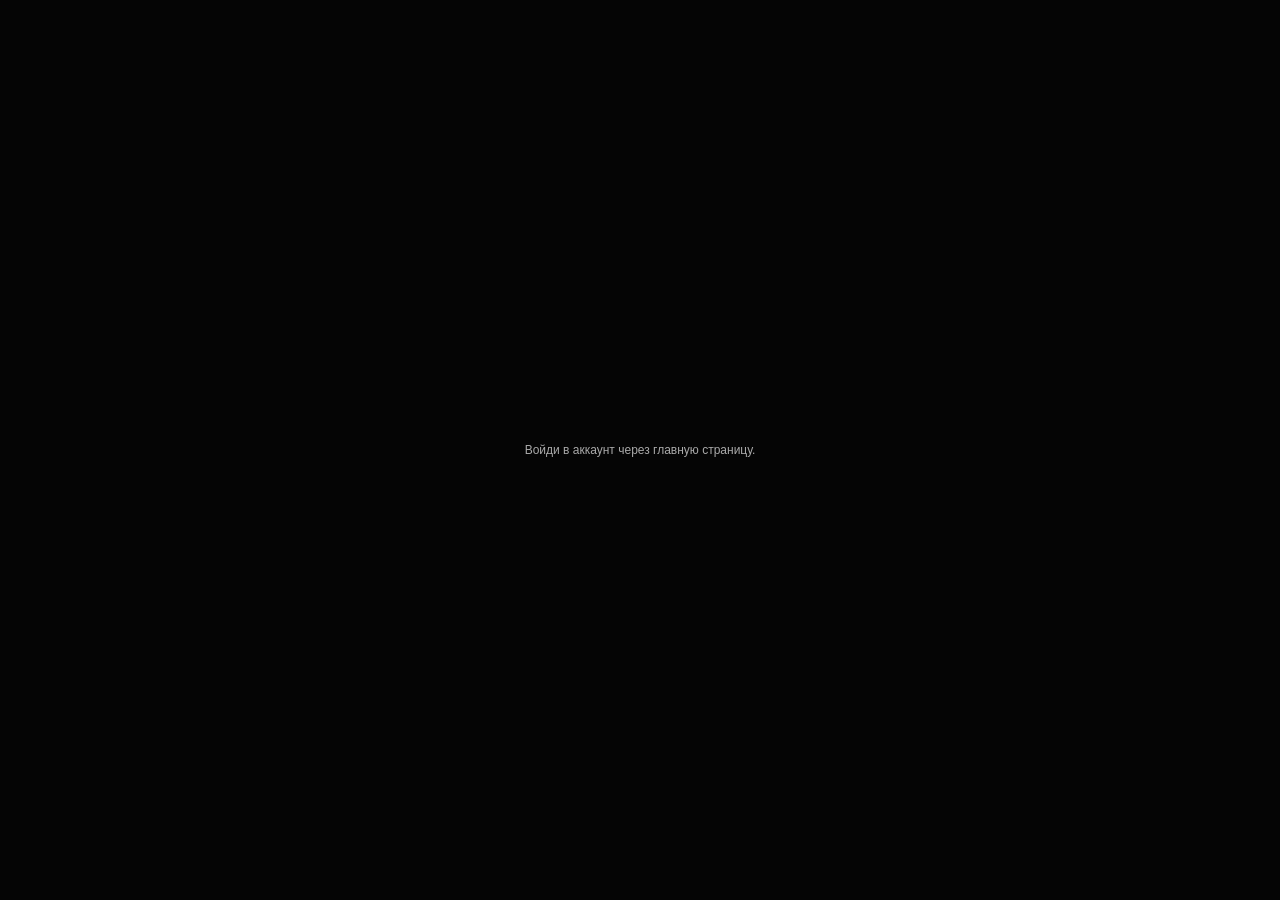
<file: cars.html>
<!DOCTYPE html>
<html lang="ru">
<head>
<meta charset="UTF-8">
<meta name="viewport" content="width=device-width,initial-scale=1,maximum-scale=1,user-scalable=no">
<title>BLACK CARS</title>
<style>
*{box-sizing:border-box;margin:0;padding:0;-webkit-tap-highlight-color:transparent}
:root{--line:#292929;--red:#e50914;--white:#f5f5f5;--green:#48d889}
body{font-family:Arial,Helvetica,sans-serif;background:radial-gradient(circle at 50% -10%,#241313,transparent 40%),#070707;color:var(--white);min-height:100vh;padding-bottom:30px}
button{font-family:inherit;border:0;cursor:pointer}
button:disabled{opacity:.55;cursor:not-allowed}
.hidden{display:none!important}
.loading{position:fixed;inset:0;z-index:100;display:flex;align-items:center;justify-content:center;background:#050505;color:#aaa;font-size:12px;padding:20px;text-align:center}
.top{position:sticky;top:0;z-index:20;height:58px;display:flex;align-items:center;justify-content:space-between;gap:8px;padding:0 14px;background:rgba(7,7,7,.96);border-bottom:1px solid var(--line);backdrop-filter:blur(14px)}
.back{padding:8px 11px;border-radius:8px;background:#181818;color:#aaa;border:1px solid var(--line);font-size:11px}
.logo{font-size:18px;font-weight:1000;white-space:nowrap}
.logo span{color:var(--red)}
.balance{padding:7px 10px;border-radius:8px;background:#151515;border:1px solid var(--line);color:var(--green);font-size:11px;font-weight:900;white-space:nowrap}
.wrap{width:100%;max-width:900px;margin:auto;padding:15px}
.hero{padding:25px 18px;text-align:center;background:radial-gradient(circle at 50% 0%,rgba(229,9,20,.2),transparent 60%),linear-gradient(145deg,#171717,#0c0c0c);border:1px solid #342323;border-radius:17px}
.hero-icon{font-size:42px}
.hero h1{margin-top:7px;font-size:29px;font-weight:1000}
.hero h1 span{color:var(--red)}
.hero p{margin-top:6px;color:#777;font-size:11px}
.line{width:90px;height:2px;margin:15px auto 0;background:linear-gradient(90deg,transparent,var(--red),transparent)}
.highclass-button{display:flex;align-items:center;gap:13px;width:100%;margin-top:15px;padding:16px;text-align:left;color:#f5dfad;background:linear-gradient(120deg,#292116,#111);border:1px solid #80683b;border-radius:12px}
.highclass-icon{font-size:29px}
.highclass-button strong{display:block;font-size:14px}
.highclass-button small{display:block;margin-top:5px;color:#aaa08d;font-size:11px}
.section-title{margin:22px 0 12px;font-size:18px}
.cars{display:grid;grid-template-columns:1fr;gap:14px;margin-top:15px}
.car{overflow:hidden;background:#111;border:1px solid var(--line);border-radius:15px}
.car-image{width:100%;height:230px;display:block;object-fit:contain;background:#0b0b0b}
.car-info{padding:15px}
.car-name{font-size:20px;font-weight:1000}
.car-type{margin-top:5px;color:#777;font-size:10px}
.car-price{margin-top:12px;color:#5ce28e;font-size:17px;font-weight:1000}
.buy{width:100%;margin-top:12px;padding:12px;background:var(--red);color:white;border-radius:8px;font-size:11px;font-weight:1000}
.status{margin-top:8px;min-height:15px;text-align:center;color:#aaa;font-size:10px}
.toast{position:fixed;left:50%;bottom:20px;z-index:200;transform:translate(-50%,20px);padding:11px 15px;background:#191919;border:1px solid #3b3b3b;border-radius:9px;font-size:11px;opacity:0;pointer-events:none;transition:.25s;max-width:90%;text-align:center}
.toast.show{opacity:1;transform:translate(-50%,0)}
@media(min-width:700px){.cars{grid-template-columns:repeat(3,minmax(0,1fr))}.car-image{height:200px}}
</style>
</head>
<body>

<div class="loading" id="loading">Подключение...</div>

<header class="top">
<button class="back" onclick="goBack()">← НАЗАД</button>
<div class="logo">BLACK <span>CARS</span></div>
<div class="balance" id="balance">₽ 0</div>
</header>

<main class="wrap">
<section class="hero">
<div class="hero-icon">🚘</div>
<h1>BLACK <span>CARS</span></h1>
<p>АВТОСАЛОН</p>
<div class="line"></div>
</section>

<button class="highclass-button" onclick="location.href='highclass.html'">
<span class="highclass-icon">♛</span>
<span><strong>HIGH CLASS</strong><small>Премиальные автомобили →</small></span>
</button>

<h2 class="section-title">Доступный автомобиль</h2>

<div class="cars">
<article class="car">
<img class="car-image" src="Priora.PNG" alt="LADA Priora">
<div class="car-info">
<div class="car-name">LADA Priora</div>
<div class="car-type">Отечественный автомобиль</div>
<div class="car-price">₽ 450 000</div>
<button class="buy" id="buy-Priora" onclick="buyCar()">КУПИТЬ</button>
<div class="status" id="status-Priora"></div>
</div>
</article>
</div>
</main>

<div class="toast" id="toast"></div>

<script>
const SUPABASE_URL="https://qzswnoeglovfpgrzpnio.supabase.co";
const SUPABASE_KEY="sb_publishable_k_mSqLmEL-OMvM5x7slx7w_EqR0HXqY";

let currentUser=null;
let profile=null;
let playerReady=false;
let toastTimer=null;

function accessToken(){
 return localStorage.getItem("brp_access_token");
}

async function api(path,options={}){
 const token=options.token||accessToken();
 if(!token)throw new Error("Нет активной сессии. Войди через главную страницу.");

 const headers={
  apikey:SUPABASE_KEY,
  Authorization:"Bearer "+token,
  "Content-Type":"application/json",
  ...(options.headers||{})
 };

 const response=await fetch(SUPABASE_URL+path,{...options,headers});
 const raw=await response.text();
 let data=null;

 try{data=raw?JSON.parse(raw):null}catch{data=raw}

 if(!response.ok){
  const message=typeof data==="string"?data:(data?.message||data?.details||JSON.stringify(data));
  throw new Error(message||"Ошибка Supabase: "+response.status);
 }
 return data;
}

function money(n){
 return Math.round(Number(n)||0).toLocaleString("ru-RU");
}

function getCash(){return Number(profile?.cash)||0}
function getBank(){return Number(profile?.bank)||0}
function getMoney(){return getCash()+getBank()}

function updateBalance(){
 document.getElementById("balance").textContent="₽ "+money(getMoney());
}

function showLoading(message){
 const el=document.getElementById("loading");
 el.textContent=message;
 el.classList.remove("hidden");
}

async function loadPlayer(){
 const loading=document.getElementById("loading");

 try{
  const token=accessToken();

  if(!token){
   showLoading("Войди в аккаунт через главную страницу.");
   setTimeout(()=>location.href="index.html",1400);
   return;
  }

  currentUser=await api("/auth/v1/user");

  if(!currentUser?.id)throw new Error("Не удалось определить игрока.");

  const rows=await api(
   "/rest/v1/profiles?id=eq."+encodeURIComponent(currentUser.id)+"&select=*"
  );

  if(!rows?.length){
   throw new Error("Профиль не найден. Перезайди в аккаунт на главной странице.");
  }

  profile=rows[0];
  playerReady=true;
  updateBalance();

  loading.classList.add("hidden");

  // Проверка гаража необязательна для открытия страницы.
  try{
   const vehicles=await api(
    "/rest/v1/vehicles?owner_id=eq."+encodeURIComponent(currentUser.id)+
    "&vehicle_code=eq.Priora&select=id&limit=1"
   );

   if(vehicles?.length){
    const button=document.getElementById("buy-Priora");
    button.textContent="УЖЕ КУПЛЕНО";
    button.disabled=true;
    button.style.background="#222";
    document.getElementById("status-Priora").textContent="✓ Уже есть в гараже";
   }
  }catch(error){
   console.warn("Не удалось проверить гараж:",error);
   document.getElementById("status-Priora").textContent="Гараж будет проверен при покупке";
  }

 }catch(error){
  console.error("Ошибка загрузки автосалона:",error);
  showLoading("Ошибка: "+error.message);
 }
}

async function buyCar(){
 const button=document.getElementById("buy-Priora");
 const status=document.getElementById("status-Priora");
 const price=450000;
 const code="Priora";
 const name="LADA Priora";

 if(!playerReady||!profile||!currentUser){
  toast("Сначала войди в аккаунт.");
  return;
 }

 if(button.disabled)return;

 const cash=getCash();
 const bank=getBank();

 if(cash+bank<price){
  toast("Недостаточно денег.");
  return;
 }

 button.disabled=true;
 status.textContent="Покупка...";

 let deducted=false;

 try{
  const existing=await api(
   "/rest/v1/vehicles?owner_id=eq."+encodeURIComponent(currentUser.id)+
   "&vehicle_code=eq."+encodeURIComponent(code)+"&select=id&limit=1"
  );

  if(existing?.length){
   button.textContent="УЖЕ КУПЛЕНО";
   button.style.background="#222";
   status.textContent="✓ Уже есть в гараже";
   toast("Эта машина уже куплена.");
   return;
  }

  const newCash=cash>=price?cash-price:0;
  const newBank=cash>=price?bank:bank-(price-cash);

  const updated=await api(
   "/rest/v1/profiles?id=eq."+encodeURIComponent(currentUser.id),
   {
    method:"PATCH",
    headers:{Prefer:"return=representation"},
    body:JSON.stringify({cash:newCash,bank:newBank})
   }
  );

  if(!updated?.length){
   throw new Error("Баланс не обновлён. Проверь права доступа profiles.");
  }

  deducted=true;
  profile.cash=Number(updated[0].cash)||0;
  profile.bank=Number(updated[0].bank)||0;
  updateBalance();

  await api("/rest/v1/vehicles",{
   method:"POST",
   headers:{Prefer:"return=minimal"},
   body:JSON.stringify({
    owner_id:currentUser.id,
    vehicle_code:code,
    name:name
   })
  });

  status.textContent="✓ Куплено";
  button.textContent="УЖЕ КУПЛЕНО";
  button.style.background="#222";
  toast("🚗 LADA Priora добавлена в гараж!");

 }catch(error){
  console.error("Ошибка покупки:",error);

  if(deducted){
   try{
    await api(
     "/rest/v1/profiles?id=eq."+encodeURIComponent(currentUser.id),
     {
      method:"PATCH",
      headers:{Prefer:"return=minimal"},
      body:JSON.stringify({cash:cash,bank:bank})
     }
    );

    profile.cash=cash;
    profile.bank=bank;
    updateBalance();
    toast("Покупка не завершена. Деньги возвращены.");
   }catch(refundError){
    console.error("Ошибка возврата денег:",refundError);
    toast("Ошибка покупки и возврата. Проверь баланс в Supabase.");
   }
  }else{
   toast("Ошибка: "+error.message);
  }

  status.textContent="";
  button.disabled=false;
 }
}

function toast(message){
 const el=document.getElementById("toast");
 el.textContent=message;
 el.classList.add("show");
 clearTimeout(toastTimer);
 toastTimer=setTimeout(()=>el.classList.remove("show"),2800);
}

function goBack(){location.href="index.html"}

loadPlayer();
</script>
</body>
</html>
</file>
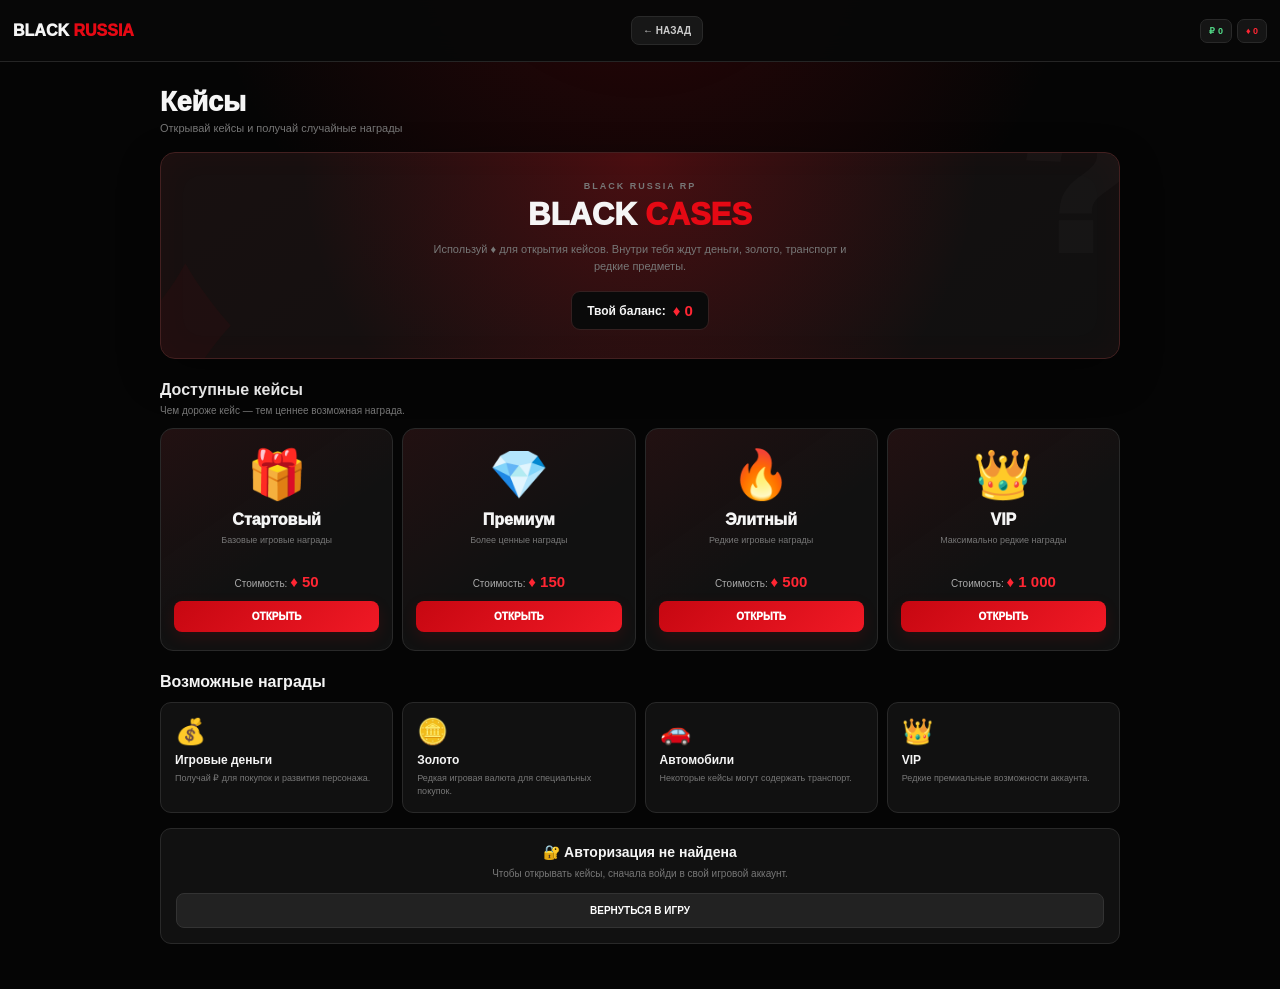
<file: case.html>
<!DOCTYPE html>
<html lang="ru">
<head>
<meta charset="UTF-8">
<meta name="viewport" content="width=device-width,initial-scale=1,maximum-scale=1,user-scalable=no">

<title>BLACK RUSSIA — CASES</title>

<style>
*{
    box-sizing:border-box;
    margin:0;
    padding:0;
    -webkit-tap-highlight-color:transparent;
}

:root{
    --bg:#050505;
    --panel:#111;
    --panel2:#171717;
    --line:#292929;
    --red:#e50914;
    --red2:#ff2633;
    --white:#f5f5f5;
    --muted:#777;
    --green:#31d47a;
    --yellow:#ffc928;
}

html{
    background:#050505;
}

body{
    min-height:100vh;

    background:
        radial-gradient(
            circle at 50% -10%,
            rgba(229,9,20,.18),
            transparent 35%
        ),
        #050505;

    color:var(--white);
    font-family:Arial,Helvetica,sans-serif;
}

button{
    font-family:inherit;
    border:0;
    cursor:pointer;
}

button:disabled{
    opacity:.55;
    cursor:not-allowed;
}

.hidden{
    display:none!important;
}


/* ================= HEADER ================= */

.topbar{
    position:sticky;
    top:0;
    z-index:100;

    height:62px;

    display:flex;
    align-items:center;
    justify-content:space-between;

    padding:0 13px;

    background:rgba(8,8,8,.96);
    border-bottom:1px solid #252525;

    backdrop-filter:blur(15px);
}

.top-logo{
    font-size:16px;
    font-weight:1000;
}

.top-logo span{
    color:var(--red);
}

.back-btn{
    padding:8px 11px;

    color:#ccc;
    background:#171717;

    border:1px solid #292929;
    border-radius:8px;

    font-size:10px;
    font-weight:900;
}

.back-btn:active{
    transform:scale(.97);
}

.money-box{
    display:flex;
    gap:5px;
}

.money{
    padding:6px 8px;

    background:#151515;
    border:1px solid #292929;

    border-radius:7px;

    font-size:9px;
    font-weight:bold;
}

.money.cash{
    color:#53dd8a;
}

.money.donate{
    color:var(--red2);
}


/* ================= PAGE ================= */

.page{
    width:100%;
    max-width:1000px;

    margin:auto;

    padding:15px 15px 40px;
}

.page-title{
    font-size:27px;
    font-weight:1000;
}

.page-subtitle{
    margin-top:4px;
    margin-bottom:18px;

    color:#777;

    font-size:11px;
}


/* ================= HERO ================= */

.case-banner{
    position:relative;
    overflow:hidden;

    padding:28px 20px;

    text-align:center;

    background:
        radial-gradient(
            circle at 50% 0%,
            rgba(229,9,20,.25),
            transparent 65%
        ),
        linear-gradient(
            145deg,
            #181010,
            #101010
        );

    border:1px solid #432020;
    border-radius:15px;

    box-shadow:
        inset 0 0 35px rgba(229,9,20,.04),
        0 15px 40px rgba(0,0,0,.35);
}

.case-banner:before{
    content:"♦";

    position:absolute;

    left:-25px;
    bottom:-65px;

    color:rgba(229,9,20,.045);

    font-size:180px;
    font-weight:1000;
}

.case-banner:after{
    content:"?";

    position:absolute;

    right:-15px;
    top:-75px;

    color:rgba(255,255,255,.025);

    font-size:190px;
    font-weight:1000;
}

.case-content{
    position:relative;
    z-index:2;
}

.case-label{
    color:#777;

    font-size:9px;
    font-weight:bold;

    letter-spacing:2px;
}

.case-title{
    margin-top:6px;

    font-size:31px;
    font-weight:1000;
}

.case-title span{
    color:var(--red);
}

.case-description{
    max-width:430px;

    margin:8px auto 0;

    color:#777;

    font-size:11px;
    line-height:1.5;
}

.balance{
    display:inline-flex;
    align-items:center;
    gap:7px;

    margin-top:17px;
    padding:10px 15px;

    background:#0a0a0a;

    border:1px solid #352020;
    border-radius:9px;

    font-size:12px;
    font-weight:900;
}

.balance span{
    color:var(--red2);
    font-size:15px;
}


/* ================= SECTION ================= */

.section-title{
    margin:22px 0 11px;

    font-size:16px;
    font-weight:900;
}

.section-subtitle{
    margin-top:-5px;
    margin-bottom:12px;

    color:#777;

    font-size:10px;
}


/* ================= CASE GRID ================= */

.case-grid{
    display:grid;

    grid-template-columns:repeat(2,1fr);

    gap:9px;
}

.case-card{
    position:relative;
    overflow:hidden;

    padding:18px 13px;

    text-align:center;

    background:
        linear-gradient(
            145deg,
            rgba(229,9,20,.08),
            transparent 55%
        ),
        #111;

    border:1px solid #292929;
    border-radius:13px;

    transition:.2s;
}

.case-card:active{
    transform:scale(.98);
}

.case-icon{
    font-size:48px;
    margin-bottom:8px;
}

.case-name{
    font-size:16px;
    font-weight:1000;
}

.case-description-small{
    min-height:28px;

    margin-top:5px;

    color:#777;

    font-size:9px;
    line-height:1.4;
}

.case-price{
    margin-top:11px;

    color:#aaa;

    font-size:10px;
}

.case-price strong{
    color:var(--red2);

    font-size:15px;
}

.open-btn{
    width:100%;

    margin-top:11px;

    padding:10px;

    color:#fff;

    background:linear-gradient(
        135deg,
        #c70711,
        #f01925
    );

    border-radius:8px;

    font-size:10px;
    font-weight:1000;

    box-shadow:
        0 5px 15px rgba(229,9,20,.12);
}

.open-btn:active{
    transform:scale(.97);
}


/* ================= REWARDS ================= */

.reward-grid{
    display:grid;

    grid-template-columns:repeat(2,1fr);

    gap:9px;
}

.reward{
    padding:14px;

    background:#111;

    border:1px solid #292929;
    border-radius:11px;
}

.reward-icon{
    font-size:25px;
}

.reward-title{
    margin-top:7px;

    font-size:12px;
    font-weight:900;
}

.reward-text{
    margin-top:5px;

    color:#777;

    font-size:9px;
    line-height:1.45;
}


/* ================= LOADING ================= */

.loading{
    padding:40px 15px;

    text-align:center;

    color:#777;

    font-size:11px;
}

.spinner{
    width:28px;
    height:28px;

    margin:0 auto 10px;

    border:3px solid #292929;
    border-top-color:var(--red);

    border-radius:50%;

    animation:spin .8s linear infinite;
}

@keyframes spin{
    to{
        transform:rotate(360deg);
    }
}


/* ================= AUTH ================= */

.auth-error{
    display:none;

    margin-top:15px;
    padding:15px;

    text-align:center;

    background:#111;

    border:1px solid #292929;

    border-radius:11px;
}

.auth-error-title{
    font-size:14px;
    font-weight:900;
}

.auth-error-text{
    margin-top:6px;

    color:#777;

    font-size:10px;
    line-height:1.5;
}

.auth-error button{
    width:100%;

    margin-top:12px;

    padding:11px;

    color:#fff;

    background:#222;

    border:1px solid #333;

    border-radius:8px;

    font-size:10px;
    font-weight:900;
}


/* ================= TOAST ================= */

.toast{
    position:fixed;

    left:50%;
    bottom:20px;

    z-index:500;

    transform:
        translateX(-50%)
        translateY(20px);

    width:max-content;
    max-width:90%;

    padding:11px 15px;

    color:#fff;

    background:#191919;

    border:1px solid #383838;
    border-radius:9px;

    font-size:11px;

    opacity:0;
    pointer-events:none;

    transition:.25s;
}

.toast.show{
    opacity:1;

    transform:
        translateX(-50%)
        translateY(0);
}


/* ================= MODAL ================= */

.modal{
    position:fixed;
    inset:0;

    z-index:400;

    display:flex;
    align-items:flex-end;
    justify-content:center;

    padding:10px;

    background:rgba(0,0,0,.78);
}

.modal-box{
    width:100%;
    max-width:500px;

    padding:20px;

    background:#121212;

    border:1px solid #363636;

    border-radius:17px 17px 9px 9px;

    box-shadow:
        0 -10px 50px rgba(0,0,0,.6);
}

.close{
    float:right;

    width:30px;
    height:30px;

    color:#fff;

    background:#292929;

    border-radius:50%;

    font-size:18px;
}

.modal-title{
    margin-bottom:8px;

    font-size:19px;
    font-weight:900;
}

.modal-text{
    margin-bottom:15px;

    color:#888;

    font-size:11px;
    line-height:1.5;

    white-space:pre-line;
}

.modal-btn{
    width:100%;

    padding:13px;

    color:#fff;

    background:var(--red);

    border-radius:9px;

    font-size:11px;
    font-weight:900;
}


/* ================= DESKTOP ================= */

@media(min-width:700px){

    .page{
        padding:25px 20px 45px;
    }

    .case-grid{
        grid-template-columns:repeat(4,1fr);
    }

    .reward-grid{
        grid-template-columns:repeat(4,1fr);
    }
}

@media(max-width:380px){

    .top-logo{
        font-size:14px;
    }

    .money{
        padding:5px 6px;
        font-size:8px;
    }

    .case-title{
        font-size:27px;
    }

    .case-grid{
        gap:7px;
    }

    .case-card{
        padding:15px 9px;
    }

    .case-icon{
        font-size:40px;
    }
}
</style>
</head>

<body>

<header class="topbar">

    <div class="top-logo">
        BLACK <span>RUSSIA</span>
    </div>

    <button
        class="back-btn"
        onclick="goBack()">
        ← НАЗАД
    </button>

    <div class="money-box">

        <div
            class="money cash"
            id="topCash">
            ₽ 0
        </div>

        <div
            class="money donate"
            id="topDonate">
            ♦ 0
        </div>

    </div>

</header>


<main class="page">

    <div class="page-title">
        Кейсы
    </div>

    <div class="page-subtitle">
        Открывай кейсы и получай случайные награды
    </div>


    <!-- HERO -->

    <section class="case-banner">

        <div class="case-content">

            <div class="case-label">
                BLACK RUSSIA RP
            </div>

            <div class="case-title">
                BLACK <span>CASES</span>
            </div>

            <div class="case-description">
                Используй ♦ для открытия кейсов.
                Внутри тебя ждут деньги, золото,
                транспорт и редкие предметы.
            </div>

            <div class="balance">
                Твой баланс:

                <span id="donateBalance">
                    ♦ 0
                </span>
            </div>

        </div>

    </section>


    <!-- CASES -->

    <div class="section-title">
        Доступные кейсы
    </div>

    <div class="section-subtitle">
        Чем дороже кейс — тем ценнее возможная награда.
    </div>


    <div class="case-grid">

        <div class="case-card">

            <div class="case-icon">
                🎁
            </div>

            <div class="case-name">
                Стартовый
            </div>

            <div class="case-description-small">
                Базовые игровые награды
            </div>

            <div class="case-price">
                Стоимость:
                <strong>♦ 50</strong>
            </div>

            <button
                class="open-btn"
                onclick="openCase('Стартовый',50,this)">
                ОТКРЫТЬ
            </button>

        </div>


        <div class="case-card">

            <div class="case-icon">
                💎
            </div>

            <div class="case-name">
                Премиум
            </div>

            <div class="case-description-small">
                Более ценные награды
            </div>

            <div class="case-price">
                Стоимость:
                <strong>♦ 150</strong>
            </div>

            <button
                class="open-btn"
                onclick="openCase('Премиум',150,this)">
                ОТКРЫТЬ
            </button>

        </div>


        <div class="case-card">

            <div class="case-icon">
                🔥
            </div>

            <div class="case-name">
                Элитный
            </div>

            <div class="case-description-small">
                Редкие игровые награды
            </div>

            <div class="case-price">
                Стоимость:
                <strong>♦ 500</strong>
            </div>

            <button
                class="open-btn"
                onclick="openCase('Элитный',500,this)">
                ОТКРЫТЬ
            </button>

        </div>


        <div class="case-card">

            <div class="case-icon">
                👑
            </div>

            <div class="case-name">
                VIP
            </div>

            <div class="case-description-small">
                Максимально редкие награды
            </div>

            <div class="case-price">
                Стоимость:
                <strong>♦ 1 000</strong>
            </div>

            <button
                class="open-btn"
                onclick="openCase('VIP',1000,this)">
                ОТКРЫТЬ
            </button>

        </div>

    </div>


    <!-- REWARDS -->

    <div class="section-title">
        Возможные награды
    </div>

    <div class="reward-grid">

        <div class="reward">

            <div class="reward-icon">
                💰
            </div>

            <div class="reward-title">
                Игровые деньги
            </div>

            <div class="reward-text">
                Получай ₽ для покупок и развития персонажа.
            </div>

        </div>


        <div class="reward">

            <div class="reward-icon">
                🪙
            </div>

            <div class="reward-title">
                Золото
            </div>

            <div class="reward-text">
                Редкая игровая валюта для специальных покупок.
            </div>

        </div>


        <div class="reward">

            <div class="reward-icon">
                🚗
            </div>

            <div class="reward-title">
                Автомобили
            </div>

            <div class="reward-text">
                Некоторые кейсы могут содержать транспорт.
            </div>

        </div>


        <div class="reward">

            <div class="reward-icon">
                👑
            </div>

            <div class="reward-title">
                VIP
            </div>

            <div class="reward-text">
                Редкие премиальные возможности аккаунта.
            </div>

        </div>

    </div>


    <!-- AUTH ERROR -->

    <div
        class="auth-error"
        id="authError">

        <div class="auth-error-title">
            🔐 Авторизация не найдена
        </div>

        <div class="auth-error-text">
            Чтобы открывать кейсы, сначала
            войди в свой игровой аккаунт.
        </div>

        <button onclick="goBack()">
            ВЕРНУТЬСЯ В ИГРУ
        </button>

    </div>

</main>


<!-- LOADING -->

<div
    id="loading"
    class="loading">

    <div class="spinner"></div>

    Загрузка профиля...

</div>


<!-- MODAL -->

<div
    id="modal"
    class="modal hidden"
    onclick="if(event.target===this)closeModal()">

    <div class="modal-box">

        <button
            class="close"
            onclick="closeModal()">
            ×
        </button>

        <div
            class="modal-title"
            id="modalTitle">
            Кейс
        </div>

        <div
            class="modal-text"
            id="modalText">
        </div>

        <button
            class="modal-btn"
            onclick="closeModal()">
            ПОНЯТНО
        </button>

    </div>

</div>


<!-- TOAST -->

<div
    id="toast"
    class="toast">
    Готово
</div>


<script>

/* =========================================================
   SUPABASE
========================================================= */

const SUPABASE_URL =
    "https://qzswnoeglovfpgrzpnio.supabase.co";

const SUPABASE_KEY =
    "sb_publishable_k_mSqLmEL-OMvM5x7slx7w_EqR0HXqY";


let currentUser = null;
let currentAuthUser = null;
let toastTimer = null;
let openingCase = false;


/* =========================================================
   SUPABASE FETCH
========================================================= */

async function supabaseFetch(path,options={}){

    const token =
        localStorage.getItem(
            "brp_access_token"
        );

    const r =
        await fetch(
            SUPABASE_URL + path,
            {
                ...options,

                headers:{
                    apikey:SUPABASE_KEY,

                    Authorization:
                        "Bearer " +
                        (
                            token ||
                            SUPABASE_KEY
                        ),

                    "Content-Type":
                        "application/json",

                    ...(options.headers || {})
                }
            }
        );


    const text =
        await r.text();


    let data = null;


    try{

        data =
            text
                ? JSON.parse(text)
                : null;

    }catch(e){

        data = text;

    }


    if(!r.ok){

        throw new Error(
            typeof data === "string"
                ? data
                : JSON.stringify(data)
        );

    }


    return data;
}


/* =========================================================
   HELPERS
========================================================= */

function number(value){

    return Number(value || 0)
        .toLocaleString("ru-RU");

}


/* =========================================================
   TOAST
========================================================= */

function toast(text){

    const element =
        document.getElementById(
            "toast"
        );


    element.textContent =
        text;


    element.classList.add(
        "show"
    );


    clearTimeout(
        toastTimer
    );


    toastTimer =
        setTimeout(
            ()=>{
                element.classList.remove(
                    "show"
                );
            },
            2300
        );

}


/* =========================================================
   MODAL
========================================================= */

function openModal(title,text){

    document.getElementById(
        "modalTitle"
    ).textContent =
        title;


    document.getElementById(
        "modalText"
    ).textContent =
        text;


    document.getElementById(
        "modal"
    ).classList.remove(
        "hidden"
    );

}


function closeModal(){

    document.getElementById(
        "modal"
    ).classList.add(
        "hidden"
    );

}


/* =========================================================
   AUTH
========================================================= */

async function loadSession(){

    const token =
        localStorage.getItem(
            "brp_access_token"
        );


    if(!token){

        showAuthError();

        return;

    }


    try{

        currentAuthUser =
            await supabaseFetch(
                "/auth/v1/user",
                {
                    headers:{
                        apikey:
                            SUPABASE_KEY,

                        Authorization:
                            "Bearer " +
                            token
                    }
                }
            );


        await loadProfile();


    }catch(error){

        console.error(
            "AUTH ERROR:",
            error
        );

        showAuthError();

    }

}


/* =========================================================
   PROFILE
========================================================= */

async function loadProfile(){

    const token =
        localStorage.getItem(
            "brp_access_token"
        );


    const rows =
        await supabaseFetch(
            "/rest/v1/profiles?id=eq." +
            encodeURIComponent(
                currentAuthUser.id
            ) +
            "&select=*",
            {
                headers:{
                    apikey:
                        SUPABASE_KEY,

                    Authorization:
                        "Bearer " +
                        token
                }
            }
        );


    if(
        !rows ||
        !rows.length
    ){

        throw new Error(
            "Профиль игрока не найден."
        );

    }


    currentUser =
        rows[0];


    renderProfile();

}


/* =========================================================
   RENDER PROFILE
========================================================= */

function renderProfile(){

    if(!currentUser){

        return;

    }


    const cash =
        Number(
            currentUser.cash || 0
        );


    const donate =
        Number(
            currentUser.donate || 0
        );


    document.getElementById(
        "topCash"
    ).textContent =
        "₽ " +
        number(cash);


    document.getElementById(
        "topDonate"
    ).textContent =
        "♦ " +
        number(donate);


    document.getElementById(
        "donateBalance"
    ).textContent =
        "♦ " +
        number(donate);


    document.getElementById(
        "loading"
    ).classList.add(
        "hidden"
    );

}


/* =========================================================
   AUTH ERROR
========================================================= */

function showAuthError(){

    document.getElementById(
        "loading"
    ).classList.add(
        "hidden"
    );


    document.getElementById(
        "authError"
    ).style.display =
        "block";

}


/* =========================================================
   DISABLE / ENABLE BUTTONS
========================================================= */

function setCaseButtonsDisabled(disabled){

    document
        .querySelectorAll(
            ".open-btn"
        )
        .forEach(
            button=>{
                button.disabled =
                    disabled;
            }
        );

}


/* =========================================================
   OPEN CASE
========================================================= */

async function openCase(
    name,
    price,
    button
){

    if(openingCase){

        return;

    }


    if(!currentUser){

        toast(
            "🔐 Войди в аккаунт."
        );

        return;

    }


    const balance =
        Number(
            currentUser.donate || 0
        );


    if(balance < price){

        openModal(
            "Недостаточно ♦",

            "Кейс: " +
            name +

            "\n\nСтоимость: ♦ " +
            number(price) +

            "\n\nТвой баланс: ♦ " +
            number(balance) +

            "\n\nНе хватает: ♦ " +
            number(
                price - balance
            )
        );

        return;

    }


    openingCase = true;

    setCaseButtonsDisabled(true);


    if(button){

        button.textContent =
            "ОТКРЫТИЕ...";

    }


    try{

        const token =
            localStorage.getItem(
                "brp_access_token"
            );


        /*
         * ВАЖНО:
         * Сначала повторно читаем баланс
         * непосредственно из Supabase.
         *
         * Это не позволяет списать больше,
         * чем реально есть в базе,
         * если страница была открыта давно.
         */

        const freshRows =
            await supabaseFetch(
                "/rest/v1/profiles?id=eq." +
                encodeURIComponent(
                    currentAuthUser.id
                ) +
                "&select=id,donate,cash",
                {
                    headers:{
                        apikey:
                            SUPABASE_KEY,

                        Authorization:
                            "Bearer " +
                            token
                    }
                }
            );


        if(
            !freshRows ||
            !freshRows.length
        ){

            throw new Error(
                "Профиль игрока не найден."
            );

        }


        const freshUser =
            freshRows[0];


        const freshBalance =
            Number(
                freshUser.donate || 0
            );


        /*
         * Повторная проверка баланса.
         */

        if(freshBalance < price){

            currentUser.donate =
                freshBalance;

            renderProfile();

            openModal(
                "Недостаточно ♦",

                "Кейс: " +
                name +

                "\n\nСтоимость: ♦ " +
                number(price) +

                "\n\nТвой баланс: ♦ " +
                number(freshBalance) +

                "\n\nНе хватает: ♦ " +
                number(
                    price - freshBalance
                )
            );

            return;

        }


        /*
         * НОВЫЙ БАЛАНС
         */

        const newBalance =
            freshBalance - price;


        /*
         * РЕАЛЬНОЕ СПИСАНИЕ
         *
         * PATCH profiles
         * donate = новый баланс
         */

        const updatedRows =
            await supabaseFetch(
                "/rest/v1/profiles?id=eq." +
                encodeURIComponent(
                    currentAuthUser.id
                ),
                {
                    method:"PATCH",

                    headers:{
                        apikey:
                            SUPABASE_KEY,

                        Authorization:
                            "Bearer " +
                            token,

                        "Content-Type":
                            "application/json",

                        Prefer:
                            "return=representation"
                    },

                    body:
                        JSON.stringify({
                            donate:
                                newBalance
                        })
                }
            );


        /*
         * Проверяем,
         * действительно ли Supabase
         * вернул обновлённый профиль.
         */

        if(
            !updatedRows ||
            !updatedRows.length
        ){

            throw new Error(
                "Supabase не подтвердил списание ♦."
            );

        }


        /*
         * Обновляем локальный профиль.
         */

        currentUser =
            {
                ...currentUser,

                ...updatedRows[0],

                donate:
                    Number(
                        updatedRows[0].donate
                    )
            };


        /*
         * Сразу обновляем интерфейс.
         */

        renderProfile();


        /*
         * Случайная награда.
         *
         * Пока награда только показывается.
         * Списание ♦ уже настоящее.
         */

        const rewards = [

            "💰 25 000 ₽",

            "💰 50 000 ₽",

            "💰 100 000 ₽",

            "🪙 100 золота",

            "🪙 250 золота",

            "🎁 Редкий предмет",

            "🚗 Автомобиль",

            "👑 VIP на 7 дней"

        ];


        const reward =
            rewards[
                Math.floor(
                    Math.random() *
                    rewards.length
                )
            ];


        openModal(
            "🎉 Кейс открыт!",

            "Кейс: " +
            name +

            "\n\nСписано: ♦ " +
            number(price) +

            "\n\nНаграда:\n" +
            reward +

            "\n\nНовый баланс: ♦ " +
            number(newBalance)
        );


        toast(
            "♦ -" +
            number(price)
        );


    }catch(error){

        console.error(
            "CASE ERROR:",
            error
        );


        openModal(
            "Ошибка",

            "Не удалось открыть кейс." +

            "\n\n♦ не были списаны." +

            "\n\nПричина:\n" +
            (
                error.message ||
                "Неизвестная ошибка"
            )
        );


    }finally{

        openingCase = false;

        setCaseButtonsDisabled(
            false
        );


        if(button){

            button.textContent =
                "ОТКРЫТЬ";

        }

    }

}


/* =========================================================
   BACK
========================================================= */

function goBack(){

    if(
        document.referrer &&
        document.referrer.includes(
            location.hostname
        )
    ){

        history.back();

        return;

    }


    window.location.href =
        "index.html";

}


/* =========================================================
   START
========================================================= */

document.addEventListener(
    "DOMContentLoaded",
    ()=>{
        loadSession();
    }
);

</script>

</body>
</html>
</file>
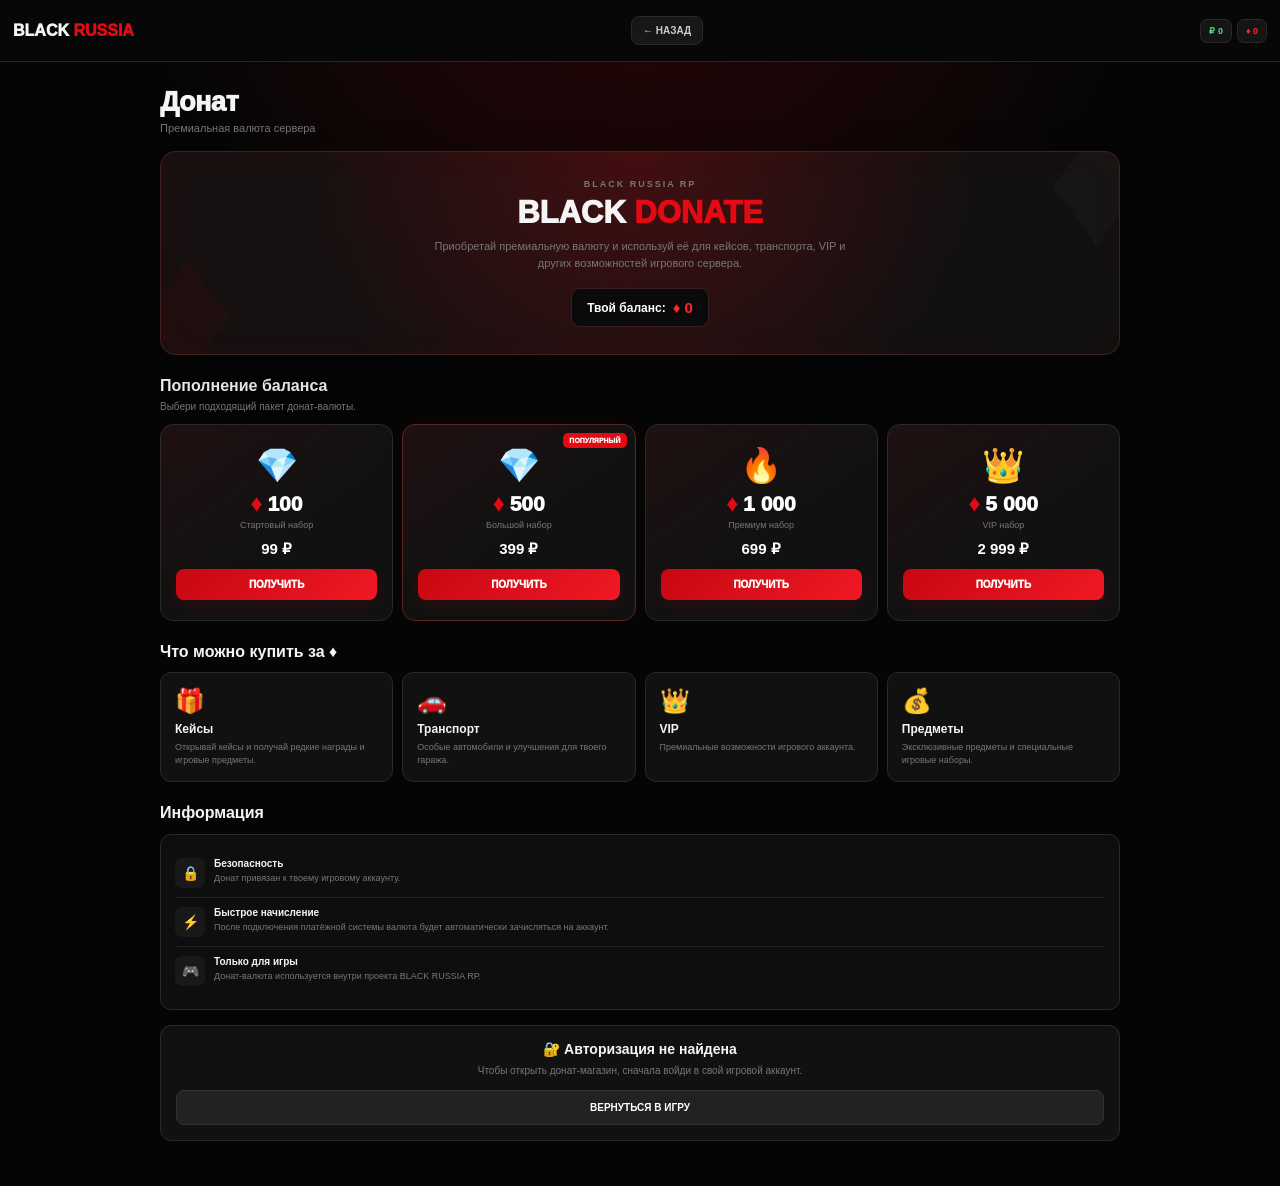
<file: donate.html>
<!DOCTYPE html>
<html lang="ru">
<head>
<meta charset="UTF-8">
<meta name="viewport" content="width=device-width,initial-scale=1,maximum-scale=1,user-scalable=no">

<title>BLACK RUSSIA — DONATE</title>

<style>
*{
    box-sizing:border-box;
    margin:0;
    padding:0;
    -webkit-tap-highlight-color:transparent;
}

:root{
    --bg:#050505;
    --panel:#111;
    --line:#292929;
    --red:#e50914;
    --red2:#ff2633;
    --white:#f5f5f5;
    --muted:#777;
    --green:#31d47a;
}

html{
    background:var(--bg);
}

body{
    min-height:100vh;
    background:
        radial-gradient(
            circle at 50% -10%,
            rgba(229,9,20,.18),
            transparent 35%
        ),
        var(--bg);
    color:var(--white);
    font-family:Arial,Helvetica,sans-serif;
}

button{
    font-family:inherit;
    border:0;
    cursor:pointer;
}

.hidden{
    display:none!important;
}

/* ================= HEADER ================= */

.topbar{
    position:sticky;
    top:0;
    z-index:100;

    height:62px;

    display:flex;
    align-items:center;
    justify-content:space-between;

    padding:0 13px;

    background:rgba(8,8,8,.96);
    border-bottom:1px solid #252525;

    backdrop-filter:blur(15px);
}

.top-logo{
    font-size:16px;
    font-weight:1000;
}

.top-logo span{
    color:var(--red);
}

.back-btn{
    display:flex;
    align-items:center;
    gap:6px;

    padding:8px 11px;

    color:#ccc;
    background:#171717;

    border:1px solid #292929;
    border-radius:8px;

    font-size:10px;
    font-weight:900;
}

.back-btn:active{
    transform:scale(.97);
}

.money-box{
    display:flex;
    gap:5px;
}

.money{
    padding:6px 8px;

    background:#151515;
    border:1px solid #292929;
    border-radius:7px;

    font-size:9px;
    font-weight:bold;
}

.money.cash{
    color:#53dd8a;
}

.money.donate{
    color:var(--red2);
}

/* ================= PAGE ================= */

.page{
    width:100%;
    max-width:1000px;

    margin:auto;

    padding:15px;
    padding-bottom:35px;
}

.page-title{
    font-size:27px;
    font-weight:1000;
    letter-spacing:-.5px;
}

.page-subtitle{
    margin-top:4px;
    margin-bottom:17px;

    color:var(--muted);

    font-size:11px;
}

/* ================= HERO ================= */

.donate-banner{
    position:relative;
    overflow:hidden;

    padding:27px 20px;

    text-align:center;

    background:
        radial-gradient(
            circle at 50% 0%,
            rgba(229,9,20,.22),
            transparent 65%
        ),
        linear-gradient(
            145deg,
            #181010,
            #101010
        );

    border:1px solid #432020;
    border-radius:15px;

    box-shadow:
        inset 0 0 35px rgba(229,9,20,.04),
        0 15px 40px rgba(0,0,0,.35);
}

.donate-banner:before{
    content:"♦";

    position:absolute;

    left:-20px;
    bottom:-55px;

    color:rgba(229,9,20,.045);

    font-size:170px;
    font-weight:1000;
}

.donate-banner:after{
    content:"♦";

    position:absolute;

    right:-20px;
    top:-75px;

    color:rgba(255,255,255,.025);

    font-size:180px;
    font-weight:1000;
}

.donate-content{
    position:relative;
    z-index:2;
}

.donate-label{
    color:#777;

    font-size:9px;
    font-weight:bold;

    letter-spacing:2px;
    text-transform:uppercase;
}

.donate-title{
    margin-top:6px;

    font-size:31px;
    font-weight:1000;
}

.donate-title span{
    color:var(--red);
}

.donate-description{
    max-width:420px;

    margin:7px auto 0;

    color:#777;

    font-size:11px;
    line-height:1.5;
}

.balance{
    display:inline-flex;
    align-items:center;
    gap:7px;

    margin-top:17px;
    padding:10px 15px;

    background:#0a0a0a;
    border:1px solid #352020;
    border-radius:9px;

    color:#fff;

    font-size:12px;
    font-weight:900;
}

.balance span{
    color:var(--red2);
    font-size:15px;
}

/* ================= SECTION ================= */

.section-title{
    margin:22px 0 11px;

    font-size:16px;
    font-weight:900;
}

.section-subtitle{
    color:#777;

    font-size:10px;

    margin-top:-5px;
    margin-bottom:12px;
}

/* ================= DONATE GRID ================= */

.donate-grid{
    display:grid;

    grid-template-columns:repeat(2,1fr);

    gap:9px;
}

.donate-card{
    position:relative;
    overflow:hidden;

    padding:17px 13px;

    text-align:center;

    background:
        linear-gradient(
            145deg,
            rgba(229,9,20,.07),
            transparent 55%
        ),
        #111;

    border:1px solid #292929;
    border-radius:13px;

    transition:.2s;
}

.donate-card:active{
    transform:scale(.98);
}

.donate-card.popular{
    border-color:#5a2424;

    box-shadow:
        0 0 20px rgba(229,9,20,.06);
}

.popular-label{
    position:absolute;

    top:8px;
    right:8px;

    padding:4px 6px;

    color:#fff;
    background:var(--red);

    border-radius:5px;

    font-size:7px;
    font-weight:1000;
}

.donate-icon{
    font-size:34px;
    margin-bottom:7px;
}

.donate-amount{
    color:#fff;

    font-size:21px;
    font-weight:1000;
}

.donate-amount span{
    color:var(--red);
}

.donate-name{
    margin-top:4px;

    color:#777;

    font-size:9px;
}

.donate-price{
    margin-top:10px;

    color:#aaa;

    font-size:12px;
    font-weight:bold;
}

.donate-price strong{
    color:#fff;
    font-size:15px;
}

.buy-btn{
    width:100%;

    margin-top:11px;

    padding:10px;

    color:#fff;

    background:linear-gradient(
        135deg,
        #c70711,
        #f01925
    );

    border-radius:8px;

    font-size:10px;
    font-weight:1000;

    box-shadow:
        0 5px 15px rgba(229,9,20,.12);
}

.buy-btn:active{
    transform:scale(.97);
}

/* ================= USE DONATE ================= */

.bonus-grid{
    display:grid;

    grid-template-columns:repeat(2,1fr);

    gap:9px;
}

.bonus{
    padding:14px;

    background:#111;

    border:1px solid #292929;
    border-radius:11px;
}

.bonus-icon{
    font-size:24px;
}

.bonus-title{
    margin-top:7px;

    font-size:12px;
    font-weight:900;
}

.bonus-text{
    margin-top:5px;

    color:#777;

    font-size:9px;
    line-height:1.45;
}

/* ================= INFO ================= */

.info{
    margin-top:12px;

    padding:14px;

    background:#0e0e0e;

    border:1px solid #292929;
    border-radius:11px;
}

.info-row{
    display:flex;
    align-items:flex-start;
    gap:9px;

    padding:9px 0;

    border-bottom:1px solid #222;
}

.info-row:last-child{
    border-bottom:0;
}

.info-icon{
    width:30px;
    height:30px;

    flex-shrink:0;

    display:flex;
    align-items:center;
    justify-content:center;

    background:#191919;

    border-radius:7px;

    font-size:14px;
}

.info-main{
    flex:1;
}

.info-title{
    font-size:10px;
    font-weight:900;
}

.info-text{
    margin-top:3px;

    color:#777;

    font-size:9px;
    line-height:1.4;
}

/* ================= TOAST ================= */

.toast{
    position:fixed;

    left:50%;
    bottom:20px;

    z-index:500;

    transform:
        translateX(-50%)
        translateY(20px);

    width:max-content;
    max-width:90%;

    padding:11px 15px;

    color:#fff;

    background:#191919;

    border:1px solid #383838;
    border-radius:9px;

    font-size:11px;

    opacity:0;
    pointer-events:none;

    transition:.25s;
}

.toast.show{
    opacity:1;

    transform:
        translateX(-50%)
        translateY(0);
}

/* ================= MODAL ================= */

.modal{
    position:fixed;
    inset:0;

    z-index:400;

    display:flex;
    align-items:flex-end;
    justify-content:center;

    padding:10px;

    background:rgba(0,0,0,.78);
}

.modal-box{
    width:100%;
    max-width:500px;

    padding:20px;

    background:#121212;

    border:1px solid #363636;

    border-radius:17px 17px 9px 9px;

    box-shadow:
        0 -10px 50px rgba(0,0,0,.6);
}

.close{
    float:right;

    width:30px;
    height:30px;

    color:#fff;

    background:#292929;

    border-radius:50%;

    font-size:18px;
}

.modal-title{
    margin-bottom:8px;

    font-size:19px;
    font-weight:900;
}

.modal-text{
    margin-bottom:15px;

    color:#888;

    font-size:11px;
    line-height:1.5;

    white-space:pre-line;
}

.modal-btn{
    width:100%;

    padding:13px;

    color:#fff;

    background:var(--red);

    border-radius:9px;

    font-size:11px;
    font-weight:900;
}

/* ================= LOADING ================= */

.loading{
    padding:40px 15px;

    text-align:center;

    color:#777;

    font-size:11px;
}

.spinner{
    width:28px;
    height:28px;

    margin:0 auto 10px;

    border:3px solid #292929;
    border-top-color:var(--red);

    border-radius:50%;

    animation:spin .8s linear infinite;
}

@keyframes spin{
    to{
        transform:rotate(360deg);
    }
}

/* ================= AUTH ERROR ================= */

.auth-error{
    display:none;

    margin-top:15px;
    padding:15px;

    text-align:center;

    background:#111;

    border:1px solid #292929;
    border-radius:11px;
}

.auth-error-title{
    font-size:14px;
    font-weight:900;
}

.auth-error-text{
    margin-top:6px;

    color:#777;

    font-size:10px;
    line-height:1.5;
}

.auth-error button{
    width:100%;

    margin-top:12px;

    padding:11px;

    color:#fff;

    background:#222;

    border:1px solid #333;
    border-radius:8px;

    font-size:10px;
    font-weight:900;
}

/* ================= DESKTOP ================= */

@media(min-width:700px){

    .page{
        padding:25px 20px 45px;
    }

    .donate-grid{
        grid-template-columns:repeat(4,1fr);
    }

    .bonus-grid{
        grid-template-columns:repeat(4,1fr);
    }

    .donate-card{
        padding:20px 15px;
    }
}

@media(max-width:380px){

    .top-logo{
        font-size:14px;
    }

    .money{
        padding:5px 6px;
        font-size:8px;
    }

    .donate-title{
        font-size:27px;
    }

    .donate-grid{
        gap:7px;
    }

    .donate-card{
        padding:14px 9px;
    }

    .donate-amount{
        font-size:18px;
    }
}
</style>
</head>

<body>

<header class="topbar">

    <div class="top-logo">
        BLACK <span>RUSSIA</span>
    </div>

    <button
        class="back-btn"
        onclick="goBack()">
        ← НАЗАД
    </button>

    <div class="money-box">

        <div
            class="money cash"
            id="topCash">
            ₽ 0
        </div>

        <div
            class="money donate"
            id="topDonate">
            ♦ 0
        </div>

    </div>

</header>


<main class="page">

    <div class="page-title">
        Донат
    </div>

    <div class="page-subtitle">
        Премиальная валюта сервера
    </div>


    <!-- ================= HERO ================= -->

    <section class="donate-banner">

        <div class="donate-content">

            <div class="donate-label">
                BLACK RUSSIA RP
            </div>

            <div class="donate-title">
                BLACK <span>DONATE</span>
            </div>

            <div class="donate-description">
                Приобретай премиальную валюту и используй её
                для кейсов, транспорта, VIP и других возможностей
                игрового сервера.
            </div>

            <div class="balance">
                Твой баланс:

                <span id="donateBalance">
                    ♦ 0
                </span>
            </div>

        </div>

    </section>


    <!-- ================= PACKAGES ================= -->

    <div class="section-title">
        Пополнение баланса
    </div>

    <div class="section-subtitle">
        Выбери подходящий пакет донат-валюты.
    </div>


    <div class="donate-grid">


        <!-- 100 -->

        <div class="donate-card">

            <div class="donate-icon">
                💎
            </div>

            <div class="donate-amount">
                <span>♦</span> 100
            </div>

            <div class="donate-name">
                Стартовый набор
            </div>

            <div class="donate-price">
                <strong>99 ₽</strong>
            </div>

            <button
                class="buy-btn"
                onclick="buyDonate(
                    100,
                    99,
                    'Стартовый набор'
                )">
                ПОЛУЧИТЬ
            </button>

        </div>


        <!-- 500 -->

        <div class="donate-card popular">

            <div class="popular-label">
                ПОПУЛЯРНЫЙ
            </div>

            <div class="donate-icon">
                💎
            </div>

            <div class="donate-amount">
                <span>♦</span> 500
            </div>

            <div class="donate-name">
                Большой набор
            </div>

            <div class="donate-price">
                <strong>399 ₽</strong>
            </div>

            <button
                class="buy-btn"
                onclick="buyDonate(
                    500,
                    399,
                    'Большой набор'
                )">
                ПОЛУЧИТЬ
            </button>

        </div>


        <!-- 1000 -->

        <div class="donate-card">

            <div class="donate-icon">
                🔥
            </div>

            <div class="donate-amount">
                <span>♦</span> 1 000
            </div>

            <div class="donate-name">
                Премиум набор
            </div>

            <div class="donate-price">
                <strong>699 ₽</strong>
            </div>

            <button
                class="buy-btn"
                onclick="buyDonate(
                    1000,
                    699,
                    'Премиум набор'
                )">
                ПОЛУЧИТЬ
            </button>

        </div>


        <!-- 5000 -->

        <div class="donate-card">

            <div class="donate-icon">
                👑
            </div>

            <div class="donate-amount">
                <span>♦</span> 5 000
            </div>

            <div class="donate-name">
                VIP набор
            </div>

            <div class="donate-price">
                <strong>2 999 ₽</strong>
            </div>

            <button
                class="buy-btn"
                onclick="buyDonate(
                    5000,
                    2999,
                    'VIP набор'
                )">
                ПОЛУЧИТЬ
            </button>

        </div>

    </div>


    <!-- ================= WHAT CAN BUY ================= -->

    <div class="section-title">
        Что можно купить за ♦
    </div>


    <div class="bonus-grid">

        <div class="bonus">

            <div class="bonus-icon">
                🎁
            </div>

            <div class="bonus-title">
                Кейсы
            </div>

            <div class="bonus-text">
                Открывай кейсы и получай редкие
                награды и игровые предметы.
            </div>

        </div>


        <div class="bonus">

            <div class="bonus-icon">
                🚗
            </div>

            <div class="bonus-title">
                Транспорт
            </div>

            <div class="bonus-text">
                Особые автомобили и улучшения
                для твоего гаража.
            </div>

        </div>


        <div class="bonus">

            <div class="bonus-icon">
                👑
            </div>

            <div class="bonus-title">
                VIP
            </div>

            <div class="bonus-text">
                Премиальные возможности игрового
                аккаунта.
            </div>

        </div>


        <div class="bonus">

            <div class="bonus-icon">
                💰
            </div>

            <div class="bonus-title">
                Предметы
            </div>

            <div class="bonus-text">
                Эксклюзивные предметы и специальные
                игровые наборы.
            </div>

        </div>

    </div>


    <!-- ================= INFORMATION ================= -->

    <div class="section-title">
        Информация
    </div>


    <div class="info">


        <div class="info-row">

            <div class="info-icon">
                🔒
            </div>

            <div class="info-main">

                <div class="info-title">
                    Безопасность
                </div>

                <div class="info-text">
                    Донат привязан к твоему игровому
                    аккаунту.
                </div>

            </div>

        </div>


        <div class="info-row">

            <div class="info-icon">
                ⚡
            </div>

            <div class="info-main">

                <div class="info-title">
                    Быстрое начисление
                </div>

                <div class="info-text">
                    После подключения платёжной системы
                    валюта будет автоматически зачисляться
                    на аккаунт.
                </div>

            </div>

        </div>


        <div class="info-row">

            <div class="info-icon">
                🎮
            </div>

            <div class="info-main">

                <div class="info-title">
                    Только для игры
                </div>

                <div class="info-text">
                    Донат-валюта используется внутри
                    проекта BLACK RUSSIA RP.
                </div>

            </div>

        </div>

    </div>


    <!-- ================= AUTH ERROR ================= -->

    <div
        class="auth-error"
        id="authError">

        <div class="auth-error-title">
            🔐 Авторизация не найдена
        </div>

        <div class="auth-error-text">
            Чтобы открыть донат-магазин, сначала
            войди в свой игровой аккаунт.
        </div>

        <button onclick="goBack()">
            ВЕРНУТЬСЯ В ИГРУ
        </button>

    </div>

</main>


<!-- ================= LOADING ================= -->

<div
    id="loading"
    class="loading">

    <div class="spinner"></div>

    Загрузка профиля...

</div>


<!-- ================= MODAL ================= -->

<div
    id="modal"
    class="modal hidden"
    onclick="if(event.target===this)closeModal()">

    <div class="modal-box">

        <button
            class="close"
            onclick="closeModal()">
            ×
        </button>

        <div
            class="modal-title"
            id="modalTitle">
            Донат
        </div>

        <div
            class="modal-text"
            id="modalText">
        </div>

        <button
            class="modal-btn"
            onclick="closeModal()">
            ПОНЯТНО
        </button>

    </div>

</div>


<!-- ================= TOAST ================= -->

<div
    id="toast"
    class="toast">
    Готово
</div>


<script>

/* =========================================================
   SUPABASE
========================================================= */

const SUPABASE_URL =
    "https://qzswnoeglovfpgrzpnio.supabase.co";

const SUPABASE_KEY =
    "sb_publishable_k_mSqLmEL-OMvM5x7slx7w_EqR0HXqY";


let currentUser = null;
let currentAuthUser = null;
let toastTimer = null;


/* =========================================================
   SUPABASE FETCH
========================================================= */

async function supabaseFetch(path,options={}){

    const token =
        localStorage.getItem(
            "brp_access_token"
        );

    const response =
        await fetch(
            SUPABASE_URL + path,
            {
                ...options,

                headers:{
                    apikey:SUPABASE_KEY,

                    Authorization:
                        "Bearer " +
                        (
                            token ||
                            SUPABASE_KEY
                        ),

                    "Content-Type":
                        "application/json",

                    ...(options.headers || {})
                }
            }
        );


    const text =
        await response.text();


    let data = null;


    try{

        data =
            text
                ? JSON.parse(text)
                : null;

    }catch(e){

        data = text;

    }


    if(!response.ok){

        throw new Error(
            typeof data === "string"
                ? data
                : JSON.stringify(data)
        );

    }


    return data;
}


/* =========================================================
   NUMBER
========================================================= */

function number(value){

    return Number(value || 0)
        .toLocaleString("ru-RU");

}


/* =========================================================
   TOAST
========================================================= */

function toast(text){

    const element =
        document.getElementById(
            "toast"
        );


    element.textContent = text;

    element.classList.add(
        "show"
    );


    clearTimeout(
        toastTimer
    );


    toastTimer =
        setTimeout(
            ()=>{
                element.classList.remove(
                    "show"
                );
            },
            2300
        );

}


/* =========================================================
   MODAL
========================================================= */

function openModal(title,text){

    document.getElementById(
        "modalTitle"
    ).textContent = title;


    document.getElementById(
        "modalText"
    ).textContent = text;


    document.getElementById(
        "modal"
    ).classList.remove(
        "hidden"
    );

}


function closeModal(){

    document.getElementById(
        "modal"
    ).classList.add(
        "hidden"
    );

}


/* =========================================================
   AUTH SESSION
========================================================= */

async function loadSession(){

    const token =
        localStorage.getItem(
            "brp_access_token"
        );


    if(!token){

        showAuthError();

        return;

    }


    try{

        currentAuthUser =
            await supabaseFetch(
                "/auth/v1/user",
                {
                    headers:{
                        apikey:
                            SUPABASE_KEY,

                        Authorization:
                            "Bearer " +
                            token
                    }
                }
            );


        if(
            !currentAuthUser ||
            !currentAuthUser.id
        ){

            throw new Error(
                "Пользователь не найден."
            );

        }


        await loadProfile();

    }catch(error){

        console.error(
            "AUTH ERROR:",
            error
        );

        showAuthError();

    }

}


/* =========================================================
   LOAD PROFILE
========================================================= */

async function loadProfile(){

    const token =
        localStorage.getItem(
            "brp_access_token"
        );


    const rows =
        await supabaseFetch(
            "/rest/v1/profiles?id=eq." +
            encodeURIComponent(
                currentAuthUser.id
            ) +
            "&select=*",
            {
                headers:{
                    apikey:
                        SUPABASE_KEY,

                    Authorization:
                        "Bearer " +
                        token
                }
            }
        );


    if(
        !rows ||
        !rows.length
    ){

        throw new Error(
            "Профиль игрока не найден."
        );

    }


    currentUser =
        rows[0];


    renderProfile();

}


/* =========================================================
   RENDER PROFILE
========================================================= */

function renderProfile(){

    if(!currentUser)return;


    const cash =
        Number(
            currentUser.cash || 0
        );


    const donate =
        Number(
            currentUser.donate || 0
        );


    document.getElementById(
        "topCash"
    ).textContent =
        "₽ " +
        number(cash);


    document.getElementById(
        "topDonate"
    ).textContent =
        "♦ " +
        number(donate);


    document.getElementById(
        "donateBalance"
    ).textContent =
        "♦ " +
        number(donate);


    document.getElementById(
        "loading"
    ).classList.add(
        "hidden"
    );

}


/* =========================================================
   AUTH ERROR
========================================================= */

function showAuthError(){

    document.getElementById(
        "loading"
    ).classList.add(
        "hidden"
    );


    document.getElementById(
        "authError"
    ).style.display =
        "block";

}


/* =========================================================
   BUY DONATE
========================================================= */

function buyDonate(
    amount,
    price,
    name
){

    if(!currentUser){

        toast(
            "🔐 Войди в аккаунт."
        );

        return;

    }


    const balance =
        Number(
            currentUser.donate || 0
        );


    openModal(

        "♦ " + name,

        "Пакет: ♦ " +
        number(amount) +

        "\n\nСтоимость: " +
        number(price) +
        " ₽" +

        "\n\nТекущий баланс: ♦ " +
        number(balance) +

        "\n\nПлатёжная система пока не подключена." +

        "\n\nПосле подключения оплаты здесь будет открываться платёжная форма. После успешной оплаты донат автоматически зачислится на твой игровой аккаунт."

    );

}


/* =========================================================
   BACK
========================================================= */

function goBack(){

    if(
        document.referrer &&
        document.referrer.includes(
            location.hostname
        )
    ){

        history.back();

        return;

    }


    window.location.href =
        "index.html";

}


/* =========================================================
   START
========================================================= */

document.addEventListener(
    "DOMContentLoaded",
    ()=>{
        loadSession();
    }
);

</script>

</body>
</html>
</file>
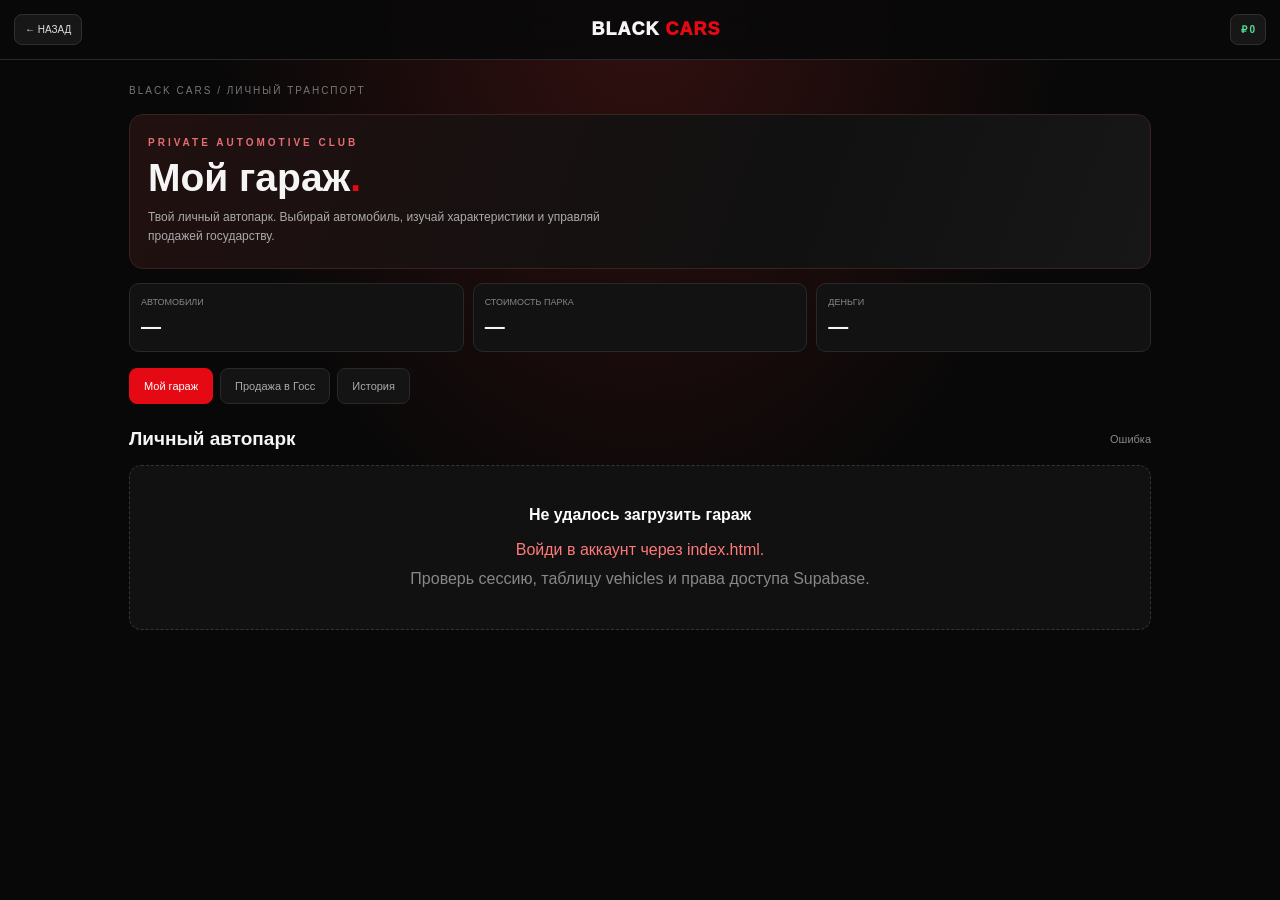
<file: garage.html>
<!DOCTYPE html>
<html lang="ru">
<head>
<meta charset="UTF-8">
<meta name="viewport" content="width=device-width,initial-scale=1,maximum-scale=1,user-scalable=no">
<title>BLACK CARS — Гараж</title>
<style>
*{box-sizing:border-box;margin:0;padding:0;-webkit-tap-highlight-color:transparent}
:root{--red:#e50914;--bg:#080808;--panel:#111;--line:#292929;--muted:#888;--green:#53df91}
body{font-family:Arial,sans-serif;background:radial-gradient(ellipse at 50% -5%,#351010 0,transparent 48%),var(--bg);color:#f5f5f5;min-height:100vh;padding-bottom:35px}
button,select{font:inherit;cursor:pointer}button:disabled{opacity:.45;cursor:not-allowed}
.top{height:60px;padding:0 14px;display:flex;align-items:center;justify-content:space-between;gap:8px;background:#090909ed;border-bottom:1px solid var(--line);position:sticky;top:0;z-index:5;backdrop-filter:blur(12px)}
.logo{font-size:18px;font-weight:1000;letter-spacing:1px;white-space:nowrap}.logo span{color:var(--red)}
.back,.balance{background:#171717;border:1px solid #303030;border-radius:8px;padding:9px 10px;font-size:10px;color:#ddd}.balance{color:var(--green);font-weight:bold;white-space:nowrap}
.wrap{max-width:1050px;margin:auto;padding:17px 14px}.crumb{font-size:10px;letter-spacing:2px;color:#777;margin:8px 0 18px}
.hero{border:1px solid #392222;border-radius:14px;padding:22px 18px;background:linear-gradient(110deg,#211010,#111 65%,#171717)}
.hero-label{color:#e66c72;font-size:10px;letter-spacing:3px;font-weight:bold}h1{font-size:clamp(27px,6vw,39px);margin:8px 0}
.hero p{font-size:12px;color:#aaa;line-height:1.6;max-width:480px}
.stats{display:grid;grid-template-columns:repeat(3,1fr);gap:9px;margin:14px 0}.stat{padding:13px 11px;background:#121212;border:1px solid var(--line);border-radius:10px;min-width:0}
.stat small{display:block;color:#888;font-size:9px;margin-bottom:8px}.stat strong{font-size:clamp(13px,3vw,20px);overflow-wrap:anywhere}
.nav{display:flex;gap:7px;overflow:auto;padding:2px 0 9px;margin:13px 0}.nav button{white-space:nowrap;padding:11px 14px;border:1px solid #292929;background:#141414;color:#aaa;border-radius:8px;font-size:11px}
.nav button.active{background:var(--red);border-color:var(--red);color:white}.page{display:none}.page.active{display:block}
.section-head{display:flex;align-items:center;justify-content:space-between;gap:10px;margin:15px 0}.section-head h2{font-size:19px}.muted{color:var(--muted);font-size:11px}
.btn{padding:11px 13px;border-radius:7px;border:1px solid #383838;background:#222;color:white;font-weight:bold;font-size:10px}.btn.red{background:var(--red);border-color:var(--red)}.btn.full{width:100%;margin-top:10px}
.loading{padding:24px;text-align:center;color:#aaa;font-size:12px}.empty{padding:35px 15px;text-align:center;background:#111;border:1px dashed #343434;border-radius:12px;color:#888;line-height:1.8}.empty strong{display:block;color:white;margin-bottom:6px}
.showroom{overflow:hidden;border:1px solid #302020;border-radius:15px;background:#090909;box-shadow:0 18px 55px #0008}
.showroom-top{display:flex;justify-content:space-between;align-items:center;gap:10px;padding:14px 15px;background:linear-gradient(90deg,#191010,#101010);border-bottom:1px solid #302020}
.showroom-title{font-size:10px;font-weight:bold;letter-spacing:2px}.live{font-size:9px;color:#ff666c;letter-spacing:1px;white-space:nowrap}
.live:before{content:"";display:inline-block;width:6px;height:6px;border-radius:50%;background:var(--red);margin-right:7px}
.scene{height:clamp(245px,48vw,420px);position:relative;overflow:hidden;background:linear-gradient(180deg,#111,#171717 48%,#202020 70%,#090909)}
.ceiling-lights{position:absolute;top:0;left:8%;right:8%;height:5px;background:linear-gradient(90deg,transparent,#eee8,transparent,#fff8,transparent);filter:blur(2px);box-shadow:0 0 24px #fff3}
.wall-line{position:absolute;left:0;right:0;top:42%;height:1px;background:#ffffff0b;box-shadow:0 14px #ffffff06,0 28px #ffffff05}
.floor{position:absolute;left:-10%;right:-10%;bottom:-30%;height:58%;background:repeating-linear-gradient(90deg,transparent 0,transparent 95px,#ffffff08 96px,#ffffff08 97px),linear-gradient(180deg,#292929,#080808 75%);transform:perspective(220px) rotateX(15deg);transform-origin:top}
.red-glow{position:absolute;bottom:8%;left:12%;right:12%;height:22%;border-radius:50%;background:#e5091420;filter:blur(28px)}
.car-image{position:absolute;z-index:2;inset:4% 4% 7%;display:flex;align-items:center;justify-content:center}
.car-image img{width:100%;height:100%;object-fit:contain;filter:drop-shadow(0 18px 12px #000b);animation:carIn .3s ease-out}
@keyframes carIn{from{opacity:.45;transform:translateY(7px) scale(.98)}to{opacity:1;transform:translateY(0) scale(1)}}
.car-fallback{font-size:clamp(75px,18vw,130px);filter:drop-shadow(0 15px 12px #000)}
.scene-label{position:absolute;z-index:3;top:15px;left:15px;background:#080808b8;border:1px solid #ffffff18;padding:8px 10px;border-radius:5px;font-size:9px;letter-spacing:1px}
.scene-number{position:absolute;z-index:3;top:15px;right:15px;color:#ffffff9c;font-size:10px;letter-spacing:2px}
.arrow{position:absolute;z-index:4;top:50%;transform:translateY(-50%);width:39px;height:49px;border:1px solid #ffffff26;border-radius:8px;background:#080808b8;color:#fff;font-size:25px;display:flex;align-items:center;justify-content:center}
.arrow.prev{left:12px}.arrow.next{right:12px}.scene-bottom{position:absolute;z-index:3;bottom:13px;left:15px;right:15px;display:flex;justify-content:space-between;align-items:end;gap:10px}
.vehicle-number{font-size:9px;color:#ccc;letter-spacing:2px}.condition-tag{padding:7px 9px;border-radius:5px;background:#15251b;color:#76e8a1;font-size:9px;letter-spacing:1px;border:1px solid #31543b}
.car-details{padding:18px;background:linear-gradient(145deg,#151515,#0e0e0e)}.car-heading{display:flex;justify-content:space-between;align-items:start;gap:12px}
.car-heading h3{font-size:clamp(20px,5vw,27px);line-height:1.2;margin-bottom:7px}.car-type{font-size:11px;color:#888}
.car-price{text-align:right;white-space:nowrap}.car-price small{display:block;font-size:9px;color:#888;margin-bottom:6px}.car-price strong{font-size:clamp(15px,4vw,22px);color:var(--green)}
.specs{display:grid;grid-template-columns:repeat(3,1fr);gap:8px;margin:17px 0}.spec{padding:12px 10px;background:#1a1a1a;border:1px solid #292929;border-radius:8px;min-width:0}
.spec small{display:block;color:#777;font-size:9px;margin-bottom:7px}.spec b{font-size:12px;overflow-wrap:anywhere}
.car-actions{display:grid;grid-template-columns:1fr 1fr;gap:9px}.car-actions button{min-height:42px}
.dots{display:flex;justify-content:center;gap:7px;padding:14px;background:#0c0c0c;border-top:1px solid #252525}.dot{width:7px;height:7px;border:0;border-radius:50%;background:#454545;padding:0}.dot.active{width:22px;border-radius:8px;background:var(--red)}
.box{max-width:620px;margin:12px auto;background:#121212;border:1px solid #303030;border-radius:13px;padding:18px}.box h2{font-size:20px;margin-bottom:8px}
.field{margin-top:16px}.field label{display:block;color:#aaa;font-size:11px;margin-bottom:8px}.field select{width:100%;padding:12px;background:#080808;color:white;border:1px solid #393939;border-radius:8px}
.payout{margin-top:16px;background:linear-gradient(120deg,#1b1717,#101010);border:1px solid #382626;border-radius:10px;padding:17px}.payout small{color:#aaa;font-size:11px}.payout strong{display:block;font-size:29px;margin:9px 0;color:var(--green)}
.notice{font-size:10px;color:#888;line-height:1.7;margin-top:13px}.history-row{padding:13px 0;border-bottom:1px solid #292929;display:flex;justify-content:space-between;gap:12px;font-size:12px}
.positive{color:var(--green);font-weight:bold;white-space:nowrap}.error{color:#ff7979}
.toast{position:fixed;z-index:10;bottom:20px;left:50%;transform:translate(-50%,15px);opacity:0;pointer-events:none;background:#222;border:1px solid #444;padding:12px 16px;border-radius:9px;font-size:11px;max-width:90%;transition:.2s}.toast.show{opacity:1;transform:translate(-50%,0)}
@media(max-width:480px){.stats{gap:6px}.stat{padding:11px 8px}.scene{height:255px}.car-image{inset:9% 3% 12%}.arrow{width:33px;height:43px}.arrow.prev{left:8px}.arrow.next{right:8px}.car-details{padding:14px}.car-heading{flex-direction:column}.car-price{text-align:left}.specs{gap:6px;margin:13px 0}.spec{padding:10px 8px}.spec b{font-size:11px}.car-actions{grid-template-columns:1fr}}
@media(prefers-reduced-motion:reduce){*,*:before,*:after{animation:none!important;transition:none!important}}
</style>
</head>
<body>
<header class="top">
<button class="back" onclick="location.href='index.html'">← НАЗАД</button>
<div class="logo">BLACK <span>CARS</span></div>
<div class="balance" id="balance">₽ 0</div>
</header>

<main class="wrap">
<div class="crumb">BLACK CARS / ЛИЧНЫЙ ТРАНСПОРТ</div>
<section class="hero">
<div class="hero-label">PRIVATE AUTOMOTIVE CLUB</div>
<h1>Мой гараж<span style="color:#e50914">.</span></h1>
<p>Твой личный автопарк. Выбирай автомобиль, изучай характеристики и управляй продажей государству.</p>
</section>

<section class="stats">
<div class="stat"><small>АВТОМОБИЛИ</small><strong id="count">—</strong></div>
<div class="stat"><small>СТОИМОСТЬ ПАРКА</small><strong id="fleet">—</strong></div>
<div class="stat"><small>ДЕНЬГИ</small><strong id="cash">—</strong></div>
</section>

<nav class="nav">
<button class="active" data-page="cars">Мой гараж</button>
<button data-page="state">Продажа в Госс</button>
<button data-page="history">История</button>
</nav>

<section class="page active" id="cars">
<div class="section-head"><h2>Личный автопарк</h2><span class="muted" id="carLabel">Загрузка...</span></div>
<div id="carList" class="loading">Подключение к гаражу...</div>
</section>

<section class="page" id="state">
<div class="box">
<h2>Продажа государству</h2>
<p class="muted">Выбери автомобиль и состояние для расчёта выкупа.</p>
<div class="field"><label>АВТОМОБИЛЬ</label><select id="sellCar"></select></div>
<div class="field"><label>СОСТОЯНИЕ</label>
<select id="condition">
<option value="new">Отличное — 60%</option>
<option value="good" selected>Хорошее — 50%</option>
<option value="medium">Среднее — 40%</option>
<option value="bad">Плохое — 25%</option>
</select></div>
<div class="payout"><small>ПРЕДВАРИТЕЛЬНАЯ ВЫПЛАТА</small><strong id="payout">0 ₽</strong><div class="muted" id="calculation">Выбери автомобиль</div></div>
<button class="btn red full" id="sellButton">Продать государству</button>
<p class="notice">Продажа удаляет автомобиль из базы и начисляет выплату на игровой баланс. Перед подтверждением проверь сумму.</p>
</div>
</section>

<section class="page" id="history">
<div class="box"><h2>История операций</h2><div id="historyList" class="muted" style="margin-top:15px">История продаж пока не сохраняется в отдельную таблицу.</div></div>
</section>
</main>
<div class="toast" id="toast"></div>

<script>
const SUPABASE_URL="https://qzswnoeglovfpgrzpnio.supabase.co";
const SUPABASE_KEY="sb_publishable_k_mSqLmEL-OMvM5x7slx7w_EqR0HXqY";

const catalog={
 Priora:{name:"LADA Priora",image:"Priora.PNG",price:450000,type:"Отечественный седан",power:"98 л.с.",drive:"Передний"},
 VAZ2107:{name:"ВАЗ 2107",image:"VAZ2107.PNG",price:250000,type:"Классический седан",power:"75 л.с.",drive:"Задний"},
 G63:{name:"Mercedes-Benz G63",image:"G63.PNG",price:7000000,type:"Премиальный внедорожник",power:"585 л.с.",drive:"Полный"},
 MercedesG63:{name:"Mercedes-Benz G63",image:"G63.PNG",price:7000000,type:"Премиальный внедорожник",power:"585 л.с.",drive:"Полный"}
};
const rates={new:.60,good:.50,medium:.40,bad:.25};
const rateLabels={new:"Отличное",good:"Хорошее",medium:"Среднее",bad:"Плохое"};
let user=null,profile=null,vehicles=[],busy=false,selectedIndex=0;

const $=id=>document.getElementById(id);
const money=n=>Math.round(Number(n)||0).toLocaleString("ru-RU");
const token=()=>localStorage.getItem("brp_access_token");

async function api(path,options={}){
 const t=token();
 if(!t)throw new Error("Нет сессии. Сначала войди через index.html.");
 const response=await fetch(SUPABASE_URL+path,{
  ...options,
  headers:{apikey:SUPABASE_KEY,Authorization:"Bearer "+t,"Content-Type":"application/json",...(options.headers||{})}
 });
 const raw=await response.text();
 let data=null;
 try{data=raw?JSON.parse(raw):null}catch{data=raw}
 if(!response.ok)throw new Error(typeof data==="string"?data:(data?.message||data?.details||data?.hint||"Ошибка Supabase "+response.status));
 return data;
}

function toast(message){
 const el=$("toast");el.textContent=message;el.classList.add("show");
 clearTimeout(toast.timer);toast.timer=setTimeout(()=>el.classList.remove("show"),3200);
}
function escapeHtml(value){
 return String(value??"").replace(/[&<>"']/g,c=>({"&":"&amp;","<":"&lt;",">":"&gt;",'"':"&quot;","'":"&#39;"}[c]));
}
function getInfo(vehicle){
 const code=String(vehicle.vehicle_code||"");
 const known=catalog[code];
 return {name:vehicle.name||known?.name||code||"Автомобиль",image:known?.image||"",price:known?.price||0,type:known?.type||"Личный автомобиль",power:known?.power||"—",drive:known?.drive||"—"};
}
function updateMoney(){
 const total=(Number(profile?.cash)||0)+(Number(profile?.bank)||0);
 $("balance").textContent="₽ "+money(total);
 $("cash").textContent=money(total)+" ₽";
}
function showLoadError(error){
 $("carList").className="";
 $("carList").innerHTML='<div class="empty"><strong>Не удалось загрузить гараж</strong><span class="error">'+escapeHtml(error.message)+'</span><br>Проверь сессию, таблицу vehicles и права доступа Supabase.</div>';
 $("carLabel").textContent="Ошибка";
}

/*
 * ВАЖНО:
 * Здесь нет фильтра owner_id.
 * Доступ к чужим записям должна ограничивать RLS-политика
 * таблицы vehicles в Supabase.
 */
async function load(){
 try{
  if(!token())throw new Error("Войди в аккаунт через index.html.");
  user=await api("/auth/v1/user");
  if(!user?.id)throw new Error("Не удалось определить аккаунт.");

  const profiles=await api("/rest/v1/profiles?id=eq."+encodeURIComponent(user.id)+"&select=*");
  if(!profiles?.length)throw new Error("Профиль игрока не найден.");
  profile=profiles[0];
  updateMoney();

  vehicles=await api("/rest/v1/vehicles?select=*&order=id.desc");
  if(!Array.isArray(vehicles))vehicles=[];
  render();
 }catch(error){showLoadError(error)}
}

function changeCar(direction){
 if(!vehicles.length)return;
 selectedIndex=(selectedIndex+direction+vehicles.length)%vehicles.length;
 renderCarousel();
}
function selectCar(index){
 if(index<0||index>=vehicles.length)return;
 selectedIndex=index;renderCarousel();
}

function renderCarousel(){
 const host=$("carList");
 if(!vehicles.length){
  host.className="";
  host.innerHTML='<div class="empty"><strong>Гараж пока пуст</strong>Купи автомобиль в автосалоне — он появится здесь.<br><br><button class="btn red" onclick="location.href=\'cars.html\'">Открыть автосалон</button></div>';
  return;
 }
 selectedIndex=Math.max(0,Math.min(selectedIndex,vehicles.length-1));
 const v=vehicles[selectedIndex],info=getInfo(v);
 const image=info.image
 ?'<img src="'+escapeHtml(info.image)+'" alt="'+escapeHtml(info.name)+'" onerror="this.style.display=\'none\';this.nextElementSibling.style.display=\'block\'"><div class="car-fallback" style="display:none">🚘</div>'
 :'<div class="car-fallback">🚘</div>';

 host.className="";
 host.innerHTML=
 '<article class="showroom">'+
 '<div class="showroom-top"><div class="showroom-title">BLACK CARS / SHOWROOM</div><div class="live">ВАШ ГАРАЖ</div></div>'+
 '<div class="scene"><div class="ceiling-lights"></div><div class="wall-line"></div><div class="floor"></div><div class="red-glow"></div>'+
 '<div class="car-image">'+image+'</div><div class="scene-label">PERSONAL VEHICLE</div>'+
 '<div class="scene-number">'+String(selectedIndex+1).padStart(2,"0")+' / '+String(vehicles.length).padStart(2,"0")+'</div>'+
 '<button class="arrow prev" aria-label="Предыдущая машина" onclick="changeCar(-1)" '+(vehicles.length<2?'disabled':'')+'>‹</button>'+
 '<button class="arrow next" aria-label="Следующая машина" onclick="changeCar(1)" '+(vehicles.length<2?'disabled':'')+'>›</button>'+
 '<div class="scene-bottom"><span class="vehicle-number">BC — '+String(selectedIndex+1).padStart(3,"0")+'</span><span class="condition-tag">В ВАШЕЙ СОБСТВЕННОСТИ</span></div></div>'+
 '<div class="car-details"><div class="car-heading"><div><h3>'+escapeHtml(info.name)+'</h3><div class="car-type">'+escapeHtml(info.type)+'</div></div>'+
 '<div class="car-price"><small>ОЦЕНОЧНАЯ СТОИМОСТЬ</small><strong>'+money(info.price)+' ₽</strong></div></div>'+
 '<div class="specs"><div class="spec"><small>МОЩНОСТЬ</small><b>'+escapeHtml(info.power)+'</b></div>'+
 '<div class="spec"><small>ПРИВОД</small><b>'+escapeHtml(info.drive)+'</b></div>'+
 '<div class="spec"><small>КОД АВТО</small><b>'+escapeHtml(v.vehicle_code)+'</b></div></div>'+
 '<div class="car-actions"><button class="btn" onclick="chooseForSale('+selectedIndex+')">Продать государству</button><button class="btn red" onclick="location.href=\'cars.html\'">В автосалон</button></div></div>'+
 '<div class="dots">'+vehicles.map((item,i)=>'<button class="dot '+(i===selectedIndex?'active':'')+'" aria-label="Автомобиль '+(i+1)+'" onclick="selectCar('+i+')"></button>').join("")+'</div></article>';
}

function render(){
 $("count").textContent=vehicles.length;
 $("carLabel").textContent=vehicles.length+" шт.";
 $("fleet").textContent=money(vehicles.reduce((sum,v)=>sum+getInfo(v).price,0))+" ₽";
 renderCarousel();fillSelect();
}
function fillSelect(){
 const select=$("sellCar"),previous=select.value;
 select.innerHTML="";
 if(!vehicles.length)select.add(new Option("Нет автомобилей",""));
 else vehicles.forEach(v=>{const info=getInfo(v);select.add(new Option(info.name+" — "+money(info.price)+" ₽",String(v.id)))});
 if(vehicles.some(v=>String(v.id)===previous))select.value=previous;
 else if(vehicles[selectedIndex])select.value=String(vehicles[selectedIndex].id);
 calculate();
}
function chooseForSale(index){
 const v=vehicles[index];if(!v)return;
 selectedIndex=index;$("sellCar").value=String(v.id);
 document.querySelector('[data-page="state"]').click();calculate();
}
function calculate(){
 const v=vehicles.find(item=>String(item.id)===$("sellCar").value);
 const info=v?getInfo(v):null,condition=$("condition").value,rate=rates[condition]||.5;
 const payout=info?Math.floor(info.price*rate):0;
 $("payout").textContent=money(payout)+" ₽";
 $("calculation").textContent=info?money(info.price)+" ₽ × "+Math.round(rate*100)+"% · "+rateLabels[condition]:"Нет доступных автомобилей";
 $("sellButton").disabled=!v||busy||!info?.price;
}

async function sellToState(){
 if(busy)return;
 const vehicle=vehicles.find(v=>String(v.id)===$("sellCar").value);
 if(!vehicle)return toast("Выбери автомобиль.");
 const info=getInfo(vehicle);
 if(!info.price)return toast("Для этой модели не задана цена выкупа.");

 const payout=Math.floor(info.price*(rates[$("condition").value]||.5));
 if(!confirm("Продать "+info.name+" государству за "+money(payout)+" ₽?"))return;

 busy=true;$("sellButton").disabled=true;
 const oldCash=Number(profile.cash)||0;
 let deleted=false;
 try{
  /*
   * Удаляем только по ID.
   * RLS-политика Supabase обязана запрещать удаление чужих машин.
   */
  const removed=await api("/rest/v1/vehicles?id=eq."+encodeURIComponent(vehicle.id),{
   method:"DELETE",headers:{Prefer:"return=representation"}
  });
  if(!Array.isArray(removed)||!removed.length)
   throw new Error("Автомобиль не удалён. Проверь права доступа RLS.");
  deleted=true;

  const updated=await api("/rest/v1/profiles?id=eq."+encodeURIComponent(user.id),{
   method:"PATCH",headers:{Prefer:"return=representation"},
   body:JSON.stringify({cash:oldCash+payout})
  });
  if(!Array.isArray(updated)||!updated.length)
   throw new Error("Машина удалена, но баланс не обновился. Не продавай повторно.");

  profile=updated[0];
  vehicles=vehicles.filter(v=>String(v.id)!==String(vehicle.id));
  selectedIndex=Math.max(0,Math.min(selectedIndex,vehicles.length-1));
  updateMoney();render();
  toast("Продажа завершена: +"+money(payout)+" ₽");
  document.querySelector('[data-page="cars"]').click();
 }catch(error){
  console.error(error);
  if(deleted)toast("Ошибка начисления денег. Не продавай повторно — проверь профиль в Supabase.");
  else toast("Продажа не выполнена: "+error.message);
 }finally{
  busy=false;calculate();
 }
}

document.querySelectorAll(".nav button").forEach(button=>{
 button.addEventListener("click",()=>{
  document.querySelectorAll(".nav button").forEach(b=>b.classList.toggle("active",b===button));
  document.querySelectorAll(".page").forEach(p=>p.classList.toggle("active",p.id===button.dataset.page));
 });
});
$("condition").addEventListener("change",calculate);
$("sellCar").addEventListener("change",()=>{
 const index=vehicles.findIndex(v=>String(v.id)===$("sellCar").value);
 if(index>=0){selectedIndex=index;renderCarousel()}
 calculate();
});
$("sellButton").addEventListener("click",sellToState);
load();
</script>
</body>
</html>
</file>
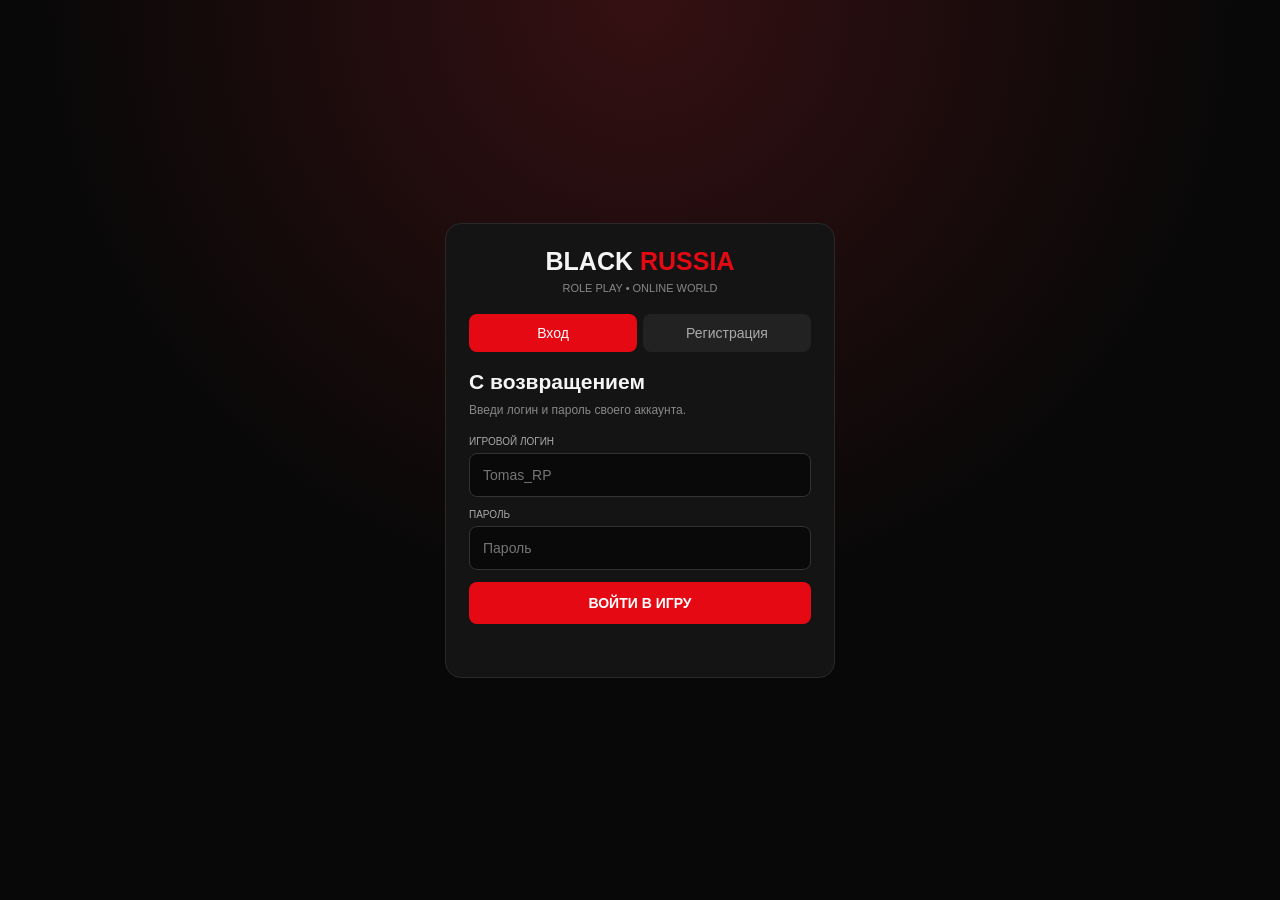
<file: jobs.html>
<!DOCTYPE html>
<html lang="ru">
<head>
<meta charset="UTF-8">
<meta name="viewport" content="width=device-width,initial-scale=1,maximum-scale=1,user-scalable=no">

<title>BLACK RUSSIA — Работы</title>

<style>
*{box-sizing:border-box;margin:0;padding:0;-webkit-tap-highlight-color:transparent}
:root{
 --bg:#070707;--p:#111;--p2:#181818;--line:#292929;
 --red:#e50914;--red2:#ff2633;--white:#f5f5f5;
 --muted:#777;--green:#31d47a;--yellow:#ffc928;--blue:#3295ff
}
body{
 font-family:Arial,Helvetica,sans-serif;
 background:var(--bg);color:var(--white);
 min-height:100vh;padding-bottom:25px
}
button{border:0;font-family:inherit;cursor:pointer}
button:disabled{cursor:not-allowed}
.hidden{display:none!important}

.top{
 height:58px;position:sticky;top:0;z-index:50;
 display:flex;align-items:center;justify-content:space-between;
 padding:0 12px;background:rgba(7,7,7,.96);
 border-bottom:1px solid var(--line);backdrop-filter:blur(12px)
}
.logo{font-size:15px;font-weight:1000}
.logo b{color:var(--red)}
.back,.money{
 background:#181818;border:1px solid #303030;
 color:#fff;border-radius:8px;font-weight:900
}
.back{padding:8px 10px;font-size:9px}
.money{padding:6px 8px;font-size:9px}
.money.cash{color:var(--green)}
.money.donate{color:var(--red2)}

.page{max-width:900px;margin:auto;padding:15px}
.title{font-size:25px;font-weight:1000}
.sub{color:var(--muted);font-size:10px;margin:4px 0 14px}

.player{
 display:flex;align-items:center;gap:10px;
 padding:12px;margin-bottom:12px;
 background:linear-gradient(120deg,rgba(229,9,20,.12),transparent 65%),var(--p);
 border:1px solid var(--line);border-radius:12px
}
.avatar{
 width:44px;height:44px;display:flex;align-items:center;
 justify-content:center;background:#202020;
 border:2px solid var(--red);border-radius:50%;
 font-weight:1000
}
.player-main{flex:1}
.player-name{font-size:13px;font-weight:900}
.player-level{color:#777;font-size:9px;margin-top:3px}
.xp{height:4px;background:#292929;border-radius:10px;margin-top:6px;overflow:hidden}
.xp div{height:100%;background:var(--red);width:0}

.busy{
 display:flex;align-items:center;gap:7px;
 padding:9px 11px;margin-bottom:11px;
 background:#141414;border:1px solid #303030;
 border-radius:9px;font-size:9px;color:#aaa
}
.busy b{color:var(--yellow)}

.jobs{
 display:grid;gap:8px
}
.job{
 display:flex;align-items:center;gap:10px;
 padding:11px;background:var(--p);
 border:1px solid var(--line);border-radius:11px;
 transition:.15s
}
.job:active{transform:scale(.985)}
.job.locked{opacity:.48}
.icon{
 width:45px;height:45px;display:flex;align-items:center;
 justify-content:center;flex-shrink:0;background:#1c1c1c;
 border-radius:10px;font-size:23px
}
.jmain{flex:1;min-width:0}
.jname{font-size:12px;font-weight:1000}
.jdesc{color:#777;font-size:9px;margin-top:3px;line-height:1.35}
.jinfo{color:#999;font-size:8px;margin-top:5px}
.open{
 padding:9px 10px;background:var(--red);
 color:#fff;border-radius:7px;font-size:8px;font-weight:1000
}
.open:disabled{background:#303030;color:#777}

.modal{
 position:fixed;inset:0;z-index:100;
 display:flex;align-items:flex-end;justify-content:center;
 background:rgba(0,0,0,.78);padding:9px
}
.box{
 width:100%;max-width:500px;max-height:88vh;overflow:auto;
 background:#121212;border:1px solid #343434;
 border-radius:16px 16px 9px 9px;padding:17px
}
.close{
 float:right;width:29px;height:29px;
 background:#292929;color:#fff;border-radius:50%
}
.modal-icon{font-size:35px;margin-bottom:6px}
.modal-title{font-size:20px;font-weight:1000}
.modal-sub{color:#777;font-size:9px;margin-top:3px}
.modal-desc{
 color:#aaa;font-size:10px;line-height:1.5;
 margin:13px 0
}
.stats{
 display:grid;grid-template-columns:repeat(3,1fr);gap:6px
}
.stat{
 padding:9px 5px;text-align:center;
 background:#191919;border:1px solid #292929;border-radius:8px
}
.stat b{display:block;font-size:11px}
.stat span{display:block;color:#666;font-size:7px;margin-top:3px}
.status{
 margin-top:8px;padding:9px;
 background:#0c0c0c;border:1px solid #292929;
 border-radius:8px;color:#999;font-size:9px
}
.status b{color:var(--green)}
.main-btn{
 width:100%;padding:12px;margin-top:9px;
 background:var(--red);color:#fff;border-radius:8px;
 font-size:9px;font-weight:1000
}
.main-btn:disabled{background:#303030;color:#777}

.orders{display:grid;gap:7px;margin-top:10px}
.order{
 padding:10px;background:#181818;
 border:1px solid #292929;border-radius:9px
}
.order-top{display:flex;justify-content:space-between;gap:8px}
.order-name{font-size:10px;font-weight:1000}
.order-price{color:var(--green);font-size:10px;font-weight:900}
.order-info{color:#777;font-size:8px;margin-top:4px}
.order button{
 width:100%;padding:9px;margin-top:7px;
 background:#252525;color:#fff;border-radius:7px;
 font-size:8px;font-weight:900
}

.toast{
 position:fixed;left:50%;bottom:20px;z-index:200;
 transform:translateX(-50%) translateY(15px);
 padding:10px 13px;background:#191919;
 border:1px solid #383838;border-radius:8px;
 font-size:10px;opacity:0;pointer-events:none;
 transition:.2s;white-space:nowrap
}
.toast.show{opacity:1;transform:translateX(-50%) translateY(0)}

@media(min-width:700px){
 .jobs{grid-template-columns:repeat(2,1fr)}
}
</style>
</head>

<body>

<header class="top">

 <button class="back" onclick="goBack()">← НАЗАД</button>

 <div class="logo">BLACK <b>RUSSIA</b></div>

 <div style="display:flex;gap:4px">
  <div class="money cash" id="cash">₽ 0</div>
  <div class="money donate" id="donate">♦ 0</div>
 </div>

</header>

<main class="page">

 <div class="title">Работы</div>

 <div class="sub">
  Выбирай работу, выполняй задания и зарабатывай.
 </div>

 <div class="player">

  <div class="avatar" id="avatar">P</div>

  <div class="player-main">

   <div class="player-name" id="name">Player</div>

   <div class="player-level">
    Уровень <b id="level">1</b> ·
    <span id="xp">0 XP</span>
   </div>

   <div class="xp">
    <div id="xpbar"></div>
   </div>

  </div>

 </div>

 <div class="busy hidden" id="busy">
  ⏳ <span id="busyText">Персонаж занят</span>
 </div>

 <div class="jobs" id="jobs"></div>

</main>


<div class="modal hidden" id="modal">

 <div class="box">

  <button class="close" onclick="closeModal()">×</button>

  <div class="modal-icon" id="mIcon">💼</div>

  <div class="modal-title" id="mTitle">Работа</div>

  <div class="modal-sub" id="mSub"></div>

  <div class="modal-desc" id="mDesc"></div>

  <div class="stats">

   <div class="stat">
    <b id="mReward">—</b>
    <span>ОПЛАТА</span>
   </div>

   <div class="stat">
    <b id="mCooldown">—</b>
    <span>КД</span>
   </div>

   <div class="stat">
    <b id="mLevel">—</b>
    <span>УРОВЕНЬ</span>
   </div>

  </div>

  <div class="status" id="mStatus">
   Статус: <b>Готов</b>
  </div>

  <div id="modalExtra"></div>

  <button
   class="main-btn"
   id="mButton"
   onclick="startSelected()"
  >
   НАЧАТЬ РАБОТУ
  </button>

 </div>

</div>


<div class="toast" id="toast"></div>


<script>

const SUPABASE_URL="https://qzswnoeglovfpgrzpnio.supabase.co";
const SUPABASE_KEY="sb_publishable_k_mSqLmEL-OMvM5x7slx7w_EqR0HXqY";

let user=null;
let jobs=[];
let selected=null;
let toastTimer=null;


/* ================= FETCH ================= */

async function api(path,opt={}){

 const token=localStorage.getItem("brp_access_token");

 const r=await fetch(
  SUPABASE_URL+path,
  {
   ...opt,
   headers:{
    apikey:SUPABASE_KEY,
    Authorization:"Bearer "+(token||SUPABASE_KEY),
    "Content-Type":"application/json",
    ...(opt.headers||{})
   }
  }
 );

 const text=await r.text();

 let data=null;

 try{
  data=text?JSON.parse(text):null;
 }catch{
  data=text;
 }

 if(!r.ok)
  throw new Error(
   typeof data==="string"
   ?data
   :JSON.stringify(data)
  );

 return data;
}


/* ================= SESSION ================= */

async function init(){

 const token=localStorage.getItem("brp_access_token");

 if(!token){
  goBack();
  return;
 }

 try{

  const auth=await api(
   "/auth/v1/user",
   {
    headers:{
     apikey:SUPABASE_KEY,
     Authorization:"Bearer "+token
    }
   }
  );

  const rows=await api(
   "/rest/v1/profiles?id=eq."+
   encodeURIComponent(auth.id)+
   "&select=*"
  );

  if(!rows.length)
   throw new Error("Профиль не найден");

  user=rows[0];

  await loadJobs();
  renderPlayer();
  renderJobs();

 }catch(e){

  console.error(e);
  toast("❌ "+clean(e.message));

 }
}


/* ================= PLAYER ================= */

function renderPlayer(){

 const level=Number(user.level||1);
 const xp=Number(user.xp||0);

 name.textContent=user.username||"Player";

 avatar.textContent=
  (user.username||"P").charAt(0).toUpperCase();

 document.getElementById("level").textContent=level;
 document.getElementById("xp").textContent=xp+" XP";

 cash.textContent="₽ "+num(user.cash);
 donate.textContent="♦ "+num(user.donate);

 const need=100+(level-1)*75;

 xpbar.style.width=
  Math.min(100,xp/need*100)+"%";
}


/* ================= JOBS ================= */

async function loadJobs(){

 jobs=await api(
  "/rest/v1/job_settings"+
  "?enabled=eq.true"+
  "&select=*"+
  "&order=min_level.asc"
 );

}


/* ================= JOB DATA ================= */

const data={

 courier:{
  icon:"📦",
  desc:"Доставляй посылки и документы по городу. Чем выше уровень — тем выгоднее заказы."
 },

 loader:{
  icon:"📦",
  desc:"Работа на складе. Загружай и разгружай транспорт с товарами."
 },

 farmer:{
  icon:"🚜",
  desc:"Работа на ферме: собирай урожай и выполняй сельскохозяйственные задания."
 },

 taxi:{
  icon:"🚕",
  desc:"Перевози пассажиров по городу и получай оплату за каждый выполненный заказ."
 },

 bus:{
  icon:"🚌",
  desc:"Работа на городском маршруте. Выполняй рейсы и получай стабильную оплату."
 },

 builder:{
  icon:"👷",
  desc:"Строительные работы на объектах города. Работа требует выносливости и времени."
 },

 mechanic:{
  icon:"🔧",
  desc:"Ремонт автомобилей и обслуживание транспорта."
 },

 truck:{
  icon:"🚛",
  desc:"Получай грузовые заказы, забирай груз со склада и доставляй его в другой город."
 },

 collector:{
  icon:"💰",
  name:"Инкассатор",
  desc:"Получай маршрут по банкам и торговым объектам, забирай денежную выручку и доставляй её в хранилище."
 },

 mchs:{
  icon:"🚒",
  name:"МЧС",
  desc:"Получай вызовы на чрезвычайные ситуации: пожары, ДТП, аварии и другие происшествия."
 },

 diver:{
  icon:"🤿",
  name:"Водолаз",
  desc:"Погружайся и ищи потерянные предметы. Найденные вещи можно продать скупщику."
 }

};


/* ================= RENDER ================= */

function renderJobs(){

 const box=document.getElementById("jobs");
 box.innerHTML="";

 const normal=jobs.filter(x=>
  !["mchs","diver","collector"].includes(x.job_id)
 );

 const special=[
  {
   job_id:"collector",
   job_name:"Инкассатор",
   min_level:8,
   min_reward:2500,
   max_reward:6500,
   cooldown_seconds:900
  },
  {
   job_id:"mchs",
   job_name:"МЧС",
   min_level:5,
   min_reward:3000,
   max_reward:9000,
   cooldown_seconds:600
  },
  {
   job_id:"diver",
   job_name:"Водолаз",
   min_level:8,
   min_reward:0,
   max_reward:35000,
   cooldown_seconds:1800
  }
 ];

 [...normal,...special].forEach(job=>{

  const d=data[job.job_id]||{icon:"💼",desc:"Выполняй задания и получай деньги."};

  const level=Number(user.level||1);
  const req=Number(job.min_level||1);
  const locked=level<req;

  const el=document.createElement("div");

  el.className="job"+(locked?" locked":"");

  el.innerHTML=`

   <div class="icon">${d.icon}</div>

   <div class="jmain">

    <div class="jname">
     ${esc(d.name||job.job_name||"Работа")}
    </div>

    <div class="jdesc">
     ${esc(d.desc)}
    </div>

    <div class="jinfo">
     💰 ${job.job_id==="diver"?"до 35 000":num(job.min_reward)+"–"+num(job.max_reward)+" ₽"}
     · ⏱ ${fmt(job.cooldown_seconds)}
     · ⭐ Ур. ${req}
    </div>

   </div>

   <button
    class="open"
    onclick="openJob('${job.job_id}')"
   >
    ${locked?"🔒":"ОТКРЫТЬ"}
   </button>

  `;

  box.appendChild(el);

 });
}


/* ================= OPEN ================= */

function openJob(id){

 selected=
  jobs.find(x=>x.job_id===id)
  ||
  specialJob(id);

 if(!selected)return;

 const d=data[id]||{
  icon:"💼",
  desc:"Выполняй работу и получай деньги."
 };

 mIcon.textContent=d.icon;
 mTitle.textContent=d.name||selected.job_name||"Работа";

 mSub.textContent=
  "Минимальный уровень: "+
  Number(selected.min_level||1);

 mDesc.textContent=d.desc;

 mReward.textContent=
  id==="diver"
  ?"до 35K ₽"
  :num(selected.min_reward)+"–"+num(selected.max_reward)+" ₽";

 mCooldown.textContent=
  fmt(selected.cooldown_seconds);

 mLevel.textContent=
  "Ур. "+Number(selected.min_level||1);

 modalExtra.innerHTML="";

 if(id==="truck")
  renderTruckOrders();

 if(id==="mchs")
  renderMchsOrders();

 if(id==="collector")
  renderCollector();

 if(id==="diver")
  renderDiver();

 updateModalState();

 modal.classList.remove("hidden");
}


/* ================= SPECIAL ================= */

function specialJob(id){

 const x={
  collector:{
   job_id:"collector",
   job_name:"Инкассатор",
   min_level:8,
   min_reward:2500,
   max_reward:6500,
   cooldown_seconds:900
  },

  mchs:{
   job_id:"mchs",
   job_name:"МЧС",
   min_level:5,
   min_reward:3000,
   max_reward:9000,
   cooldown_seconds:600
  },

  diver:{
   job_id:"diver",
   job_name:"Водолаз",
   min_level:8,
   min_reward:0,
   max_reward:35000,
   cooldown_seconds:1800
  }
 };

 return x[id]||null;
}


/* ================= TRUCK ================= */

function renderTruckOrders(){

 modalExtra.innerHTML=`

  <div style="margin-top:13px;font-size:11px;font-weight:1000">
   🚛 Доступные заказы
  </div>

  <div class="orders">

   ${order(
    "Москва → Тверь",
    "Склад №3 · Продукты",
    "7 800 ₽"
   )}

   ${order(
    "Тверь → Ярославль",
    "Логистический центр · Техника",
    "10 500 ₽"
   )}

   ${order(
    "Москва → Владимир",
    "Оптовая база · Стройматериалы",
    "12 300 ₽"
   )}

   ${order(
    "Рязань → Москва",
    "Торговый центр · Груз",
    "9 400 ₽"
   )}

  </div>
 `;
}

function order(route,info,price){

 return `
  <div class="order">

   <div class="order-top">
    <div class="order-name">🚛 ${route}</div>
    <div class="order-price">${price}</div>
   </div>

   <div class="order-info">${info}</div>

   <button onclick="truckOrder('${route}','${price}')">
    ВЗЯТЬ ЗАКАЗ
   </button>

  </div>
 `;
}

async function truckOrder(route,price){

 closeModal();

 await work("truck");

}


/* ================= MCHS ================= */

function renderMchsOrders(){

 modalExtra.innerHTML=`

  <div style="margin-top:13px;font-size:11px;font-weight:1000">
   🚨 Доступные вызовы
  </div>

  <div class="orders">

   ${mchsOrder("🔥 Пожар в частном доме","Сектор частной застройки")}
   ${mchsOrder("🏢 Возгорание в квартире","Жилой многоквартирный дом")}
   ${mchsOrder("⛽ Возгорание на АЗС","Заправочная станция")}
   ${mchsOrder("🚗 ДТП с возгоранием","Городская трасса")}
   ${mchsOrder("🏭 Пожар на складе","Промышленная зона")}
   ${mchsOrder("🌲 Возгорание лесного массива","Пригородная территория")}

  </div>
 `;
}

function mchsOrder(name,info){

 return `
  <div class="order">

   <div class="order-name">${name}</div>
   <div class="order-info">${info}</div>

   <button onclick="mchsCall('${name}')">
    🚒 ВЫЕХАТЬ
   </button>

  </div>
 `;
}

async function mchsCall(name){

 closeModal();

 try{

  const result=await api(
   "/rest/v1/rpc/complete_mchs",
   {
    method:"POST",
    body:JSON.stringify({
     p_incident_type:incidentType(name)
    })
   }
  );

  await reload();

  openModal(
   "🚒 Вызов выполнен",
   ""
  );

  mDesc.textContent=
   (result.incident||name)+
   "\n\n💰 Получено: "+
   num(result.cash)+" ₽"+
   "\n⭐ Опыт: +"+
   result.xp+" XP";

 }catch(e){

  toast("❌ "+clean(e.message));

 }

}

function incidentType(name){

 if(name.includes("АЗС"))return"gas_station";
 if(name.includes("квартир"))return"apartment";
 if(name.includes("складе"))return"warehouse";
 if(name.includes("ДТП"))return"car";
 if(name.includes("лес"))return"forest";

 return"house";
}


/* ================= COLLECTOR ================= */

function renderCollector(){

 modalExtra.innerHTML=`

  <div class="status">
   💰 Инкассация проходит по маршруту из нескольких точек.
   После завершения маршрута начисляется оплата.
  </div>

  <div class="orders">

   ${collectorOrder("🏦 Банк «Центральный»")}
   ${collectorOrder("🏦 Банк «Городской»")}
   ${collectorOrder("🏪 Сеть магазинов")}
   ${collectorOrder("🛒 Супермаркет")}

  </div>
 `;
}

function collectorOrder(name){

 return `
  <div class="order">
   <div class="order-name">${name}</div>
   <div class="order-info">Забрать денежную выручку и доставить в хранилище.</div>
   <button onclick="startCollector()">НАЧАТЬ МАРШРУТ</button>
  </div>
 `;
}

async function startCollector(){

 closeModal();

 await work("collector");

}


/* ================= DIVER ================= */

function renderDiver(){

 modalExtra.innerHTML=`

  <div class="status">
   🤿 Доступно максимум 2 погружения за смену.
   Найденные предметы сохраняются в инвентаре.
  </div>
 `;
}


/* ================= NORMAL WORK ================= */

async function startSelected(){

 if(!selected)return;

 const id=selected.job_id;

 if(id==="mchs"){

  renderMchsOrders();
  return;

 }

 if(id==="truck"){

  renderTruckOrders();
  return;

 }

 if(id==="collector"){

  renderCollector();
  return;

 }

 if(id==="diver"){

  await dive();
  return;

 }

 await work(id);

}


async function work(id){

 if(!selected)return;

 const req=Number(selected.min_level||1);

 if(Number(user.level||1)<req){

  toast("🔒 Требуется "+req+" уровень");
  return;

 }

 try{

  mButton.disabled=true;
  mButton.textContent="⏳ ВЫПОЛНЯЕМ...";

  const result=await api(
   "/rest/v1/rpc/complete_job",
   {
    method:"POST",
    body:JSON.stringify({
     p_job:id
    })
   }
  );

  closeModal();

  await reload();

  toast(
   "💰 +"+
   num(result.cash)+
   " ₽ · ⭐ +"+
   result.xp+
   " XP"
  );

 }catch(e){

  toast("❌ "+clean(e.message));
  updateModalState();

 }

}


/* ================= DIVER ================= */

async function dive(){

 try{

  mButton.disabled=true;
  mButton.textContent="🤿 ПОГРУЖЕНИЕ...";

  const result=await api(
   "/rest/v1/rpc/start_diver_dive",
   {method:"POST"}
  );

  await reload();

  let text=
   "Погружение №"+
   result.dive+
   " завершено.";

  const items=result.items||{};

  Object.keys(items).forEach(k=>{
   if(items[k])
    text+="\n"+k+" ×"+items[k];
  });

  closeModal();

  showResult(
   "🤿 Находки",
   text
  );

 }catch(e){

  toast("❌ "+clean(e.message));
  updateModalState();

 }

}


/* ================= MODAL STATE ================= */

function updateModalState(){

 const level=Number(user.level||1);
 const req=Number(selected.min_level||1);

 if(level<req){

  mStatus.innerHTML=
   "Статус: <b style='color:var(--red)'>Недоступно</b>";

  mButton.disabled=true;
  mButton.textContent="🔒 ТРЕБУЕТСЯ УРОВЕНЬ "+req;

  return;
 }

 mStatus.innerHTML=
  "Статус: <b>Готов к работе</b>";

 mButton.disabled=false;

 if(selected.job_id==="truck")
  mButton.textContent="🚛 ВЫБРАТЬ ЗАКАЗ";

 else if(selected.job_id==="mchs")
  mButton.textContent="🚒 ВЫБРАТЬ ВЫЗОВ";

 else if(selected.job_id==="collector")
  mButton.textContent="💰 ВЫБРАТЬ МАРШРУТ";

 else if(selected.job_id==="diver")
  mButton.textContent="🤿 НАЧАТЬ ПОГРУЖЕНИЕ";

 else
  mButton.textContent="НАЧАТЬ РАБОТУ";
}


/* ================= RELOAD ================= */

async function reload(){

 const rows=await api(
  "/rest/v1/profiles?id=eq."+
  encodeURIComponent(user.id)+
  "&select=*"
 );

 if(rows.length){

  user=rows[0];
  renderPlayer();
 }

}


/* ================= RESULT ================= */

function showResult(title,text){

 selected={
  job_id:"result",
  min_level:1,
  min_reward:0,
  max_reward:0,
  cooldown_seconds:0
 };

 mIcon.textContent="✅";
 mTitle.textContent=title;
 mSub.textContent="";
 mDesc.textContent=text;

 mReward.textContent="—";
 mCooldown.textContent="—";
 mLevel.textContent="—";

 modalExtra.innerHTML="";

 mStatus.innerHTML="Статус: <b>Готово</b>";

 mButton.disabled=true;
 mButton.textContent="ЗАКРЫТЬ";

 mButton.onclick=closeModal;

 modal.classList.remove("hidden");
}


/* ================= HELPERS ================= */

function num(v){

 return Number(v||0).toLocaleString("ru-RU");

}

function fmt(sec){

 sec=Number(sec||0);

 if(sec<60)return sec+" сек.";

 const m=Math.floor(sec/60);

 if(m<60)return m+" мин.";

 const h=Math.floor(m/60);

 return h+" ч.";
}

function esc(t){

 return String(t||"")
  .replace(/&/g,"&amp;")
  .replace(/</g,"&lt;")
  .replace(/>/g,"&gt;")
  .replace(/"/g,"&quot;")
  .replace(/'/g,"&#039;");

}

function clean(t){

 if(!t)return"Неизвестная ошибка";

 if(t.includes("JOB_COOLDOWN:")){

  const m=t.match(/JOB_COOLDOWN:(\d+)/);

  return"Работа на КД. Осталось "+
   fmt(m?m[1]:0);

 }

 if(t.includes("JOB_LEVEL_REQUIRED:")){

  const m=t.match(/JOB_LEVEL_REQUIRED:(\d+)/);

  return"Требуется уровень "+
   (m?m[1]:"выше");

 }

 if(t.includes("PLAYER_BUSY"))
  return"Персонаж уже занят другой работой.";

 if(t.includes("DIVER_COOLDOWN"))
  return"Доступно только 2 погружения за смену.";

 return t.replace(/[{}\[\]"]/g,"").slice(0,220);

}

function toast(text){

 const e=document.getElementById("toast");

 e.textContent=text;
 e.classList.add("show");

 clearTimeout(toastTimer);

 toastTimer=setTimeout(
  ()=>e.classList.remove("show"),
  2800
 );

}

function closeModal(){

 modal.classList.add("hidden");

 mButton.onclick=startSelected;

}

function goBack(){

 location.href="index.html";

}


/* ================= START ================= */

document.addEventListener(
 "DOMContentLoaded",
 init
);

</script>

</body>
</html>
</file>
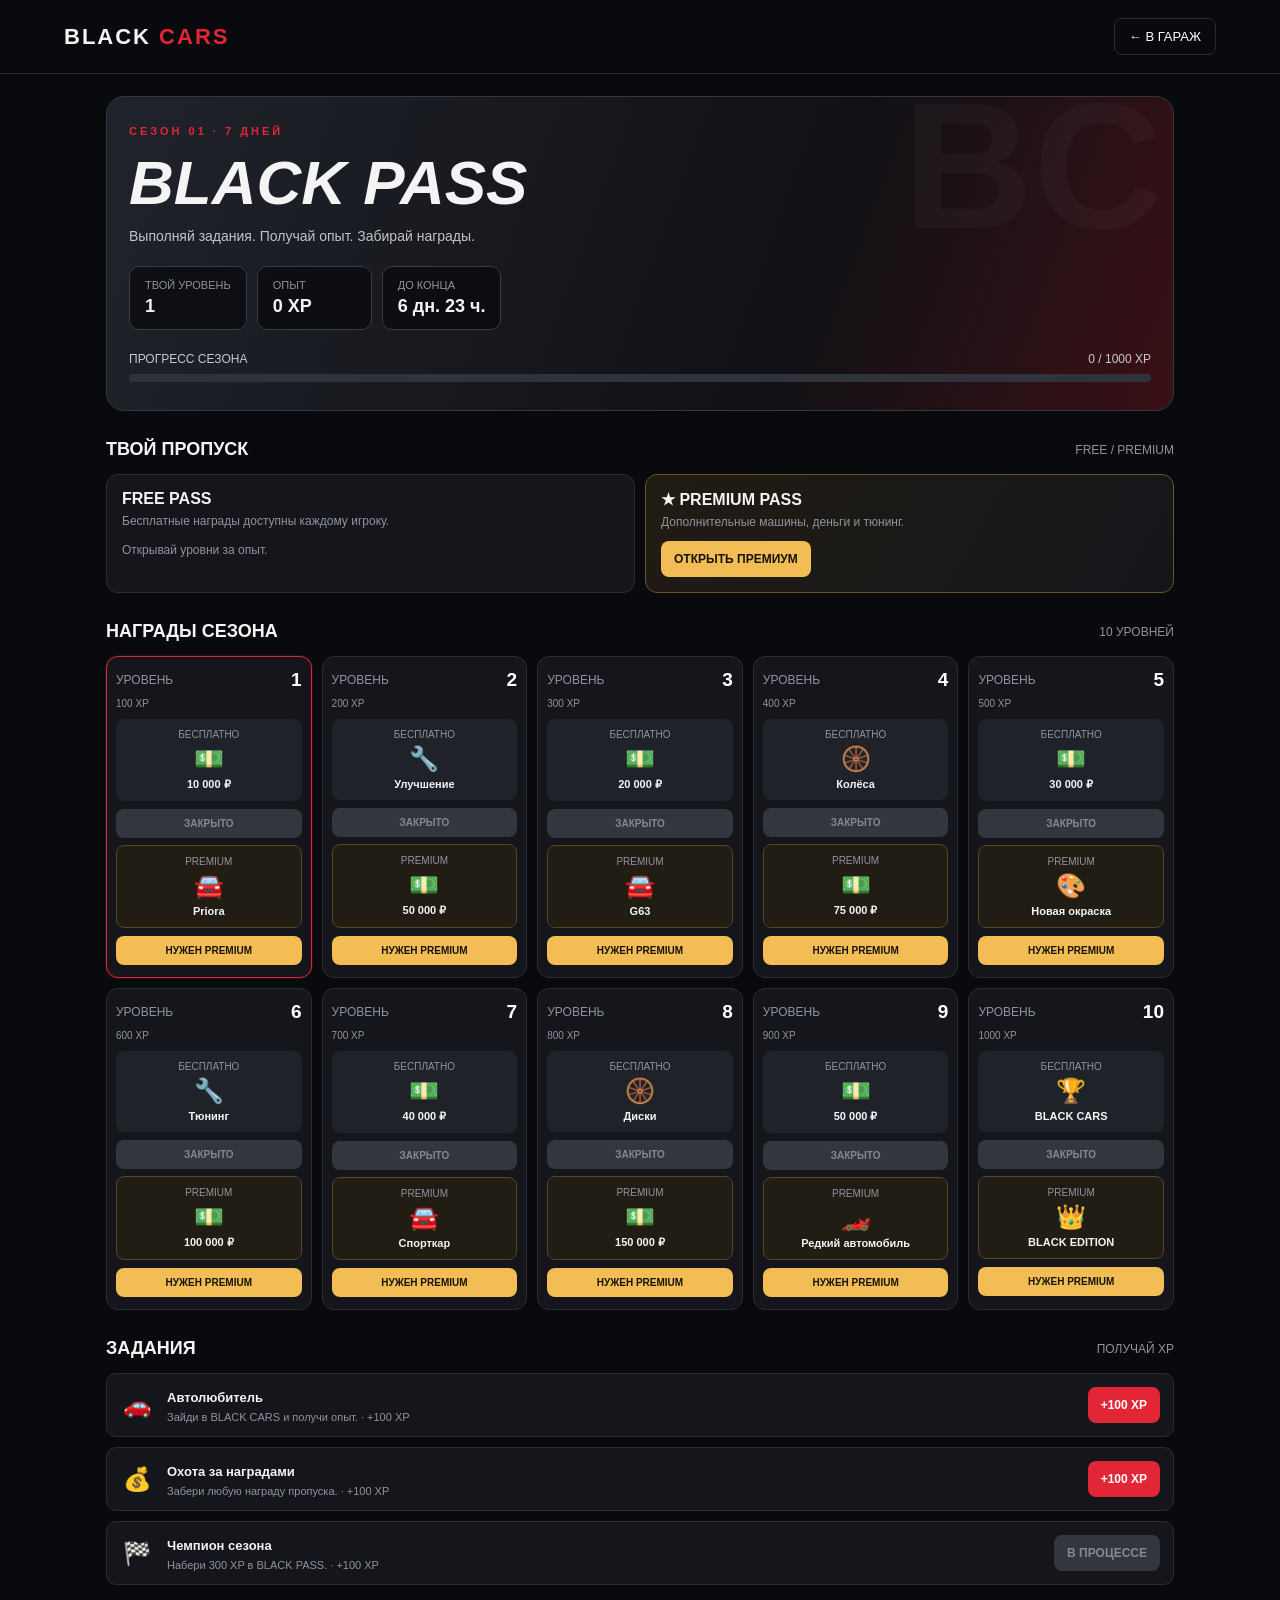
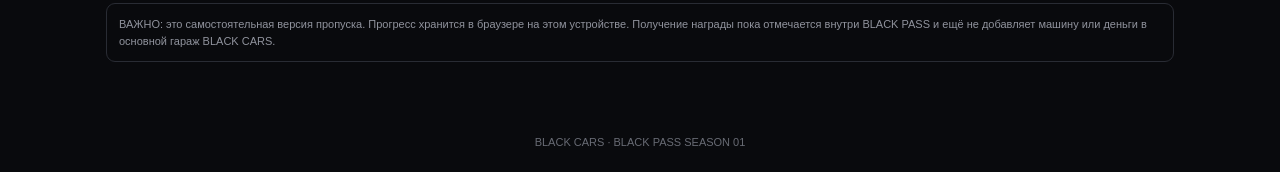
<file: pass.html>
<!DOCTYPE html>
<html lang="ru">
<head>
<meta charset="UTF-8">
<meta name="viewport" content="width=device-width,initial-scale=1,maximum-scale=1,user-scalable=no">
<title>BLACK PASS | BLACK CARS</title>
<style>
:root{--bg:#090a0d;--panel:#14161b;--line:#292c34;--red:#e32636;--text:#f4f4f5;--muted:#90939d;--gold:#f2bd55}
*{box-sizing:border-box}
body{margin:0;background:var(--bg);color:var(--text);font-family:Arial,sans-serif}
button{font:inherit;cursor:pointer}
header{padding:18px 5%;border-bottom:1px solid var(--line);display:flex;align-items:center;justify-content:space-between;gap:12px}
.logo{font-size:22px;font-weight:900;letter-spacing:2px}.logo span{color:var(--red)}
.back{color:white;text-decoration:none;border:1px solid var(--line);padding:10px 14px;border-radius:8px;font-size:13px}
main{max-width:1100px;margin:auto;padding:22px 16px 50px}
.hero{position:relative;overflow:hidden;background:linear-gradient(110deg,#20232b,#101115 65%,#3a1016);border:1px solid #353741;border-radius:18px;padding:28px 22px}
.hero:after{content:"BC";position:absolute;right:10px;top:-35px;font-size:180px;font-weight:900;color:#ffffff08;pointer-events:none}
.season{font-size:11px;letter-spacing:3px;color:var(--red);font-weight:bold}
h1{font-size:clamp(34px,7vw,62px);margin:10px 0;text-transform:uppercase;font-weight:900;font-style:italic}
.hero p{color:#c3c4ca;margin:0 0 22px;font-size:14px}
.stats{display:flex;gap:10px;flex-wrap:wrap}
.stat{background:#090a0dbd;border:1px solid #393b44;border-radius:10px;padding:12px 15px;min-width:115px}
.stat small{display:block;color:var(--muted);font-size:11px;margin-bottom:5px}
.stat strong{font-size:18px}
.progressbox{margin-top:22px}
.progress-label{display:flex;justify-content:space-between;font-size:12px;color:#c8c9cf;margin-bottom:8px}
.bar{height:8px;border-radius:20px;background:#30323a;overflow:hidden}
.bar div{height:100%;width:0;background:linear-gradient(90deg,#a50f20,var(--red));transition:width .2s}
.section-title{display:flex;align-items:center;justify-content:space-between;gap:12px;margin:28px 0 14px}
h2{font-size:18px;margin:0}
.muted{font-size:12px;color:var(--muted)}
.tracks{display:grid;grid-template-columns:1fr 1fr;gap:10px}
.track{padding:15px;border-radius:12px;border:1px solid var(--line);background:var(--panel)}
.track.premium{border-color:#6b5124;background:linear-gradient(120deg,#211c13,#14161b)}
.track strong{display:block;margin-bottom:6px}
.track p{font-size:12px;color:var(--muted);margin:0 0 12px}
.btn{border:0;border-radius:8px;padding:11px 13px;font-weight:bold;font-size:12px;background:var(--red);color:white}
.btn:disabled{background:#34363e;color:#858792;cursor:default}
.btn.gold{background:var(--gold);color:#17130b}
.levels{display:grid;grid-template-columns:repeat(5,minmax(0,1fr));gap:10px}
.level{background:var(--panel);border:1px solid var(--line);border-radius:12px;padding:12px 9px;min-width:0;position:relative}
.level.current{border-color:var(--red);box-shadow:0 0 0 1px #e3263620}
.level-top{display:flex;justify-content:space-between;align-items:center;font-size:12px;color:var(--muted)}
.level-num{font-weight:900;font-size:19px;color:white}
.xp-needed{font-size:10px;color:var(--muted);margin:7px 0 10px}
.reward{background:#202229;border-radius:8px;padding:10px 6px;text-align:center;margin-top:7px;min-height:77px;display:flex;flex-direction:column;align-items:center;justify-content:center;gap:5px}
.reward .emoji{font-size:24px}
.reward strong{font-size:11px;overflow-wrap:anywhere}
.reward small{font-size:10px;color:var(--muted)}
.reward.prem{border:1px solid #574523;background:#211d15}
.claim{width:100%;margin-top:8px;padding:9px 3px;font-size:10px}
.tasks{display:grid;gap:10px}
.task{display:flex;align-items:center;gap:12px;background:var(--panel);border:1px solid var(--line);padding:13px;border-radius:10px}
.task-icon{font-size:23px;width:35px;text-align:center}
.task-info{flex:1;min-width:0}
.task-info strong{font-size:13px}
.task-info p{font-size:11px;color:var(--muted);margin:5px 0 0}
.task button{flex-shrink:0}
.notice{margin-top:18px;padding:12px;border:1px solid var(--line);border-radius:9px;color:var(--muted);font-size:11px;line-height:1.5}
footer{text-align:center;padding:24px;color:#686b74;font-size:11px}
@media(max-width:650px){header{padding:15px 4%}.logo{font-size:18px}main{padding:15px 10px 35px}.hero{padding:23px 15px}.hero:after{font-size:120px;top:-10px}.levels{grid-template-columns:repeat(2,minmax(0,1fr))}.level:last-child:nth-child(odd){grid-column:1/-1}.tracks{grid-template-columns:1fr}.task{gap:8px}.task button{padding:10px 8px}.stat{flex:1;min-width:90px}.stat strong{font-size:16px}}
</style>
</head>
<body>
<header>
  <div class="logo">BLACK <span>CARS</span></div>
  <a class="back" href="index.html">← В ГАРАЖ</a>
</header>

<main>
  <section class="hero">
    <div class="season">СЕЗОН 01 · 7 ДНЕЙ</div>
    <h1>BLACK PASS</h1>
    <p>Выполняй задания. Получай опыт. Забирай награды.</p>
    <div class="stats">
      <div class="stat"><small>ТВОЙ УРОВЕНЬ</small><strong id="levelStat">1</strong></div>
      <div class="stat"><small>ОПЫТ</small><strong id="xpStat">0 XP</strong></div>
      <div class="stat"><small>ДО КОНЦА</small><strong id="timeStat">7 дней</strong></div>
    </div>
    <div class="progressbox">
      <div class="progress-label"><span>ПРОГРЕСС СЕЗОНА</span><span id="progressText">0 / 1000 XP</span></div>
      <div class="bar"><div id="progressBar"></div></div>
    </div>
  </section>

  <div class="section-title"><h2>ТВОЙ ПРОПУСК</h2><span class="muted">FREE / PREMIUM</span></div>
  <section class="tracks">
    <div class="track">
      <strong>FREE PASS</strong>
      <p>Бесплатные награды доступны каждому игроку.</p>
      <span class="muted">Открывай уровни за опыт.</span>
    </div>
    <div class="track premium">
      <strong>★ PREMIUM PASS</strong>
      <p>Дополнительные машины, деньги и тюнинг.</p>
      <button class="btn gold" id="premiumBtn" onclick="unlockPremium()">ОТКРЫТЬ ПРЕМИУМ</button>
    </div>
  </section>

  <div class="section-title">
    <h2>НАГРАДЫ СЕЗОНА</h2>
    <span class="muted">10 УРОВНЕЙ</span>
  </div>
  <section class="levels" id="levels"></section>

  <div class="section-title">
    <h2>ЗАДАНИЯ</h2>
    <span class="muted">ПОЛУЧАЙ XP</span>
  </div>
  <section class="tasks" id="tasks"></section>

  <div class="notice">
    ВАЖНО: это самостоятельная версия пропуска. Прогресс хранится в браузере на этом устройстве. Получение награды пока отмечается внутри BLACK PASS и ещё не добавляет машину или деньги в основной гараж BLACK CARS.
  </div>
</main>
<footer>BLACK CARS · BLACK PASS SEASON 01</footer>

<script>
const KEY = "blackcars_pass_v1";
const SEASON_MS = 7 * 24 * 60 * 60 * 1000;
const LEVEL_XP = 100;

const rewards = [
  {free:["💵","10 000 ₽","money"], prem:["🚘","Priora","car"]},
  {free:["🔧","Улучшение","tuning"], prem:["💵","50 000 ₽","money"]},
  {free:["💵","20 000 ₽","money"], prem:["🚘","G63","car"]},
  {free:["🛞","Колёса","tuning"], prem:["💵","75 000 ₽","money"]},
  {free:["💵","30 000 ₽","money"], prem:["🎨","Новая окраска","tuning"]},
  {free:["🔧","Тюнинг","tuning"], prem:["💵","100 000 ₽","money"]},
  {free:["💵","40 000 ₽","money"], prem:["🚘","Спорткар","car"]},
  {free:["🛞","Диски","tuning"], prem:["💵","150 000 ₽","money"]},
  {free:["💵","50 000 ₽","money"], prem:["🏎️","Редкий автомобиль","car"]},
  {free:["🏆","BLACK CARS","special"], prem:["👑","BLACK EDITION","special"]}
];

const tasksData = [
  {id:"daily", icon:"🚗", title:"Автолюбитель", desc:"Зайди в BLACK CARS и получи опыт.", xp:100},
  {id:"collector", icon:"💰", title:"Охота за наградами", desc:"Забери любую награду пропуска.", xp:100},
  {id:"champion", icon:"🏁", title:"Чемпион сезона", desc:"Набери 300 XP в BLACK PASS.", xp:100}
];

function freshState(){
  const now = Date.now();
  return {start:now,xp:0,premium:false,claimedFree:[],claimedPrem:[],doneTasks:[],claimedTaskReward:[]};
}
function loadState(){
  try{
    const saved = JSON.parse(localStorage.getItem(KEY));
    if(!saved || !saved.start || Date.now() - saved.start >= SEASON_MS) return freshState();
    return saved;
  }catch(e){ return freshState(); }
}
let state = loadState();
function save(){ localStorage.setItem(KEY,JSON.stringify(state)); }
function currentLevel(){ return Math.min(10,Math.floor(state.xp/LEVEL_XP)+1); }
function timeLeft(){
  const left = Math.max(0,state.start+SEASON_MS-Date.now());
  const days = Math.floor(left/86400000);
  const hours = Math.floor(left%86400000/3600000);
  return days ? days+" дн. "+hours+" ч." : hours+" ч.";
}
function render(){
  const level = currentLevel();
  document.getElementById("levelStat").textContent = level;
  document.getElementById("xpStat").textContent = state.xp+" XP";
  document.getElementById("timeStat").textContent = timeLeft();
  document.getElementById("progressText").textContent = state.xp+" / 1000 XP";
  document.getElementById("progressBar").style.width = Math.min(100,state.xp/1000*100)+"%";

  const premiumBtn = document.getElementById("premiumBtn");
  premiumBtn.textContent = state.premium ? "PREMIUM АКТИВЕН ✓" : "ОТКРЫТЬ ПРЕМИУМ";
  premiumBtn.disabled = state.premium;

  document.getElementById("levels").innerHTML = rewards.map((r,i)=>{
    const n=i+1, unlocked=state.xp>=n*LEVEL_XP;
    const freeClaimed=state.claimedFree.includes(n);
    const premClaimed=state.claimedPrem.includes(n);
    return `<article class="level ${level===n?'current':''}">
      <div class="level-top"><span>УРОВЕНЬ</span><span class="level-num">${n}</span></div>
      <div class="xp-needed">${n*LEVEL_XP} XP</div>
      ${rewardCard(r.free,"БЕСПЛАТНО",false)}
      <button class="btn claim" ${!unlocked||freeClaimed?'disabled':''} onclick="claimReward(${n},'free')">${freeClaimed?'ПОЛУЧЕНО':unlocked?'ЗАБРАТЬ':'ЗАКРЫТО'}</button>
      ${rewardCard(r.prem,"PREMIUM",true)}
      <button class="btn gold claim" ${!state.premium||!unlocked||premClaimed?'disabled':''} onclick="claimReward(${n},'prem')">${premClaimed?'ПОЛУЧЕНО':!state.premium?'НУЖЕН PREMIUM':unlocked?'ЗАБРАТЬ':'ЗАКРЫТО'}</button>
    </article>`;
  }).join("");

  document.getElementById("tasks").innerHTML = tasksData.map(t=>{
    const done=state.doneTasks.includes(t.id);
    const claimed=state.claimedTaskReward.includes(t.id);
    let completed=done;
    if(t.id==="champion") completed=state.xp>=300;
    return `<div class="task">
      <div class="task-icon">${t.icon}</div>
      <div class="task-info"><strong>${t.title}</strong><p>${t.desc} · +${t.xp} XP</p></div>
      <button class="btn ${claimed?'':' '}" ${claimed||(!completed&&t.id!=="daily"&&t.id!=="collector")?'disabled':''} onclick="doTask('${t.id}')">${claimed?'ВЫПОЛНЕНО':completed?'ЗАБРАТЬ XP':t.id==='daily'?'+100 XP':t.id==='collector'?'+100 XP':'В ПРОЦЕССЕ'}</button>
    </div>`;
  }).join("");
}
function rewardCard(reward,label,prem){
  return `<div class="reward ${prem?'prem':''}"><small>${label}</small><span class="emoji">${reward[0]}</span><strong>${reward[1]}</strong></div>`;
}
function claimReward(n,type){
  if(state.xp<n*LEVEL_XP) return;
  const list=type==="free"?"claimedFree":"claimedPrem";
  if(type==="prem"&&!state.premium) return;
  if(state[list].includes(n)) return;
  state[list].push(n);
  save();
  render();
}
function unlockPremium(){
  if(state.premium) return;
  if(!confirm("Активировать PREMIUM PASS в тестовом режиме?")) return;
  state.premium=true;
  save();
  render();
}
function doTask(id){
  if(state.claimedTaskReward.includes(id)) return;
  if(id==="champion"&&state.xp<300) return;
  if(id==="collector"&&state.claimedFree.length===0&&state.claimedPrem.length===0) return;
  if(id==="daily"||id==="collector") state.doneTasks.push(id);
  state.claimedTaskReward.push(id);
  const task=tasksData.find(t=>t.id===id);
  state.xp=Math.min(1000,state.xp+task.xp);
  save();
  render();
}
render();
setInterval(()=>{
  document.getElementById("timeStat").textContent=timeLeft();
},60000);
</script>
</body>
</html>
</file>
